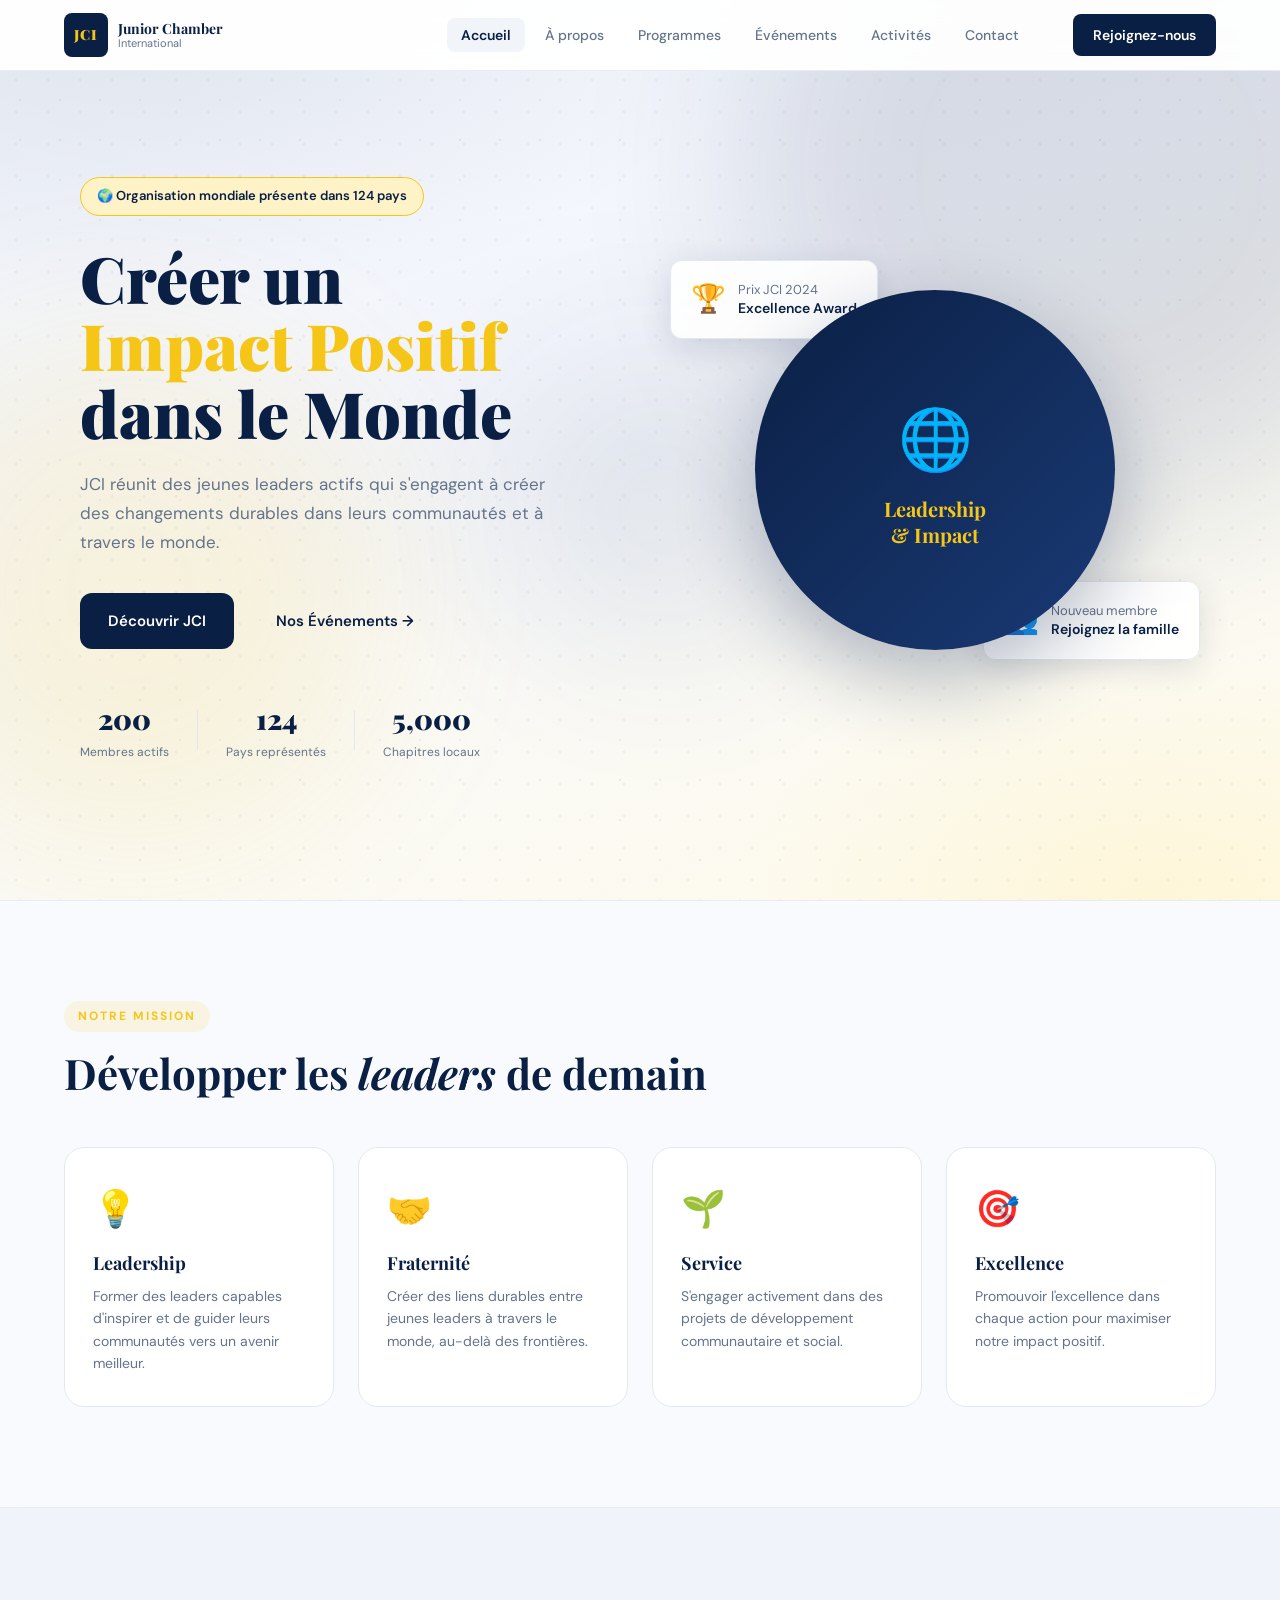
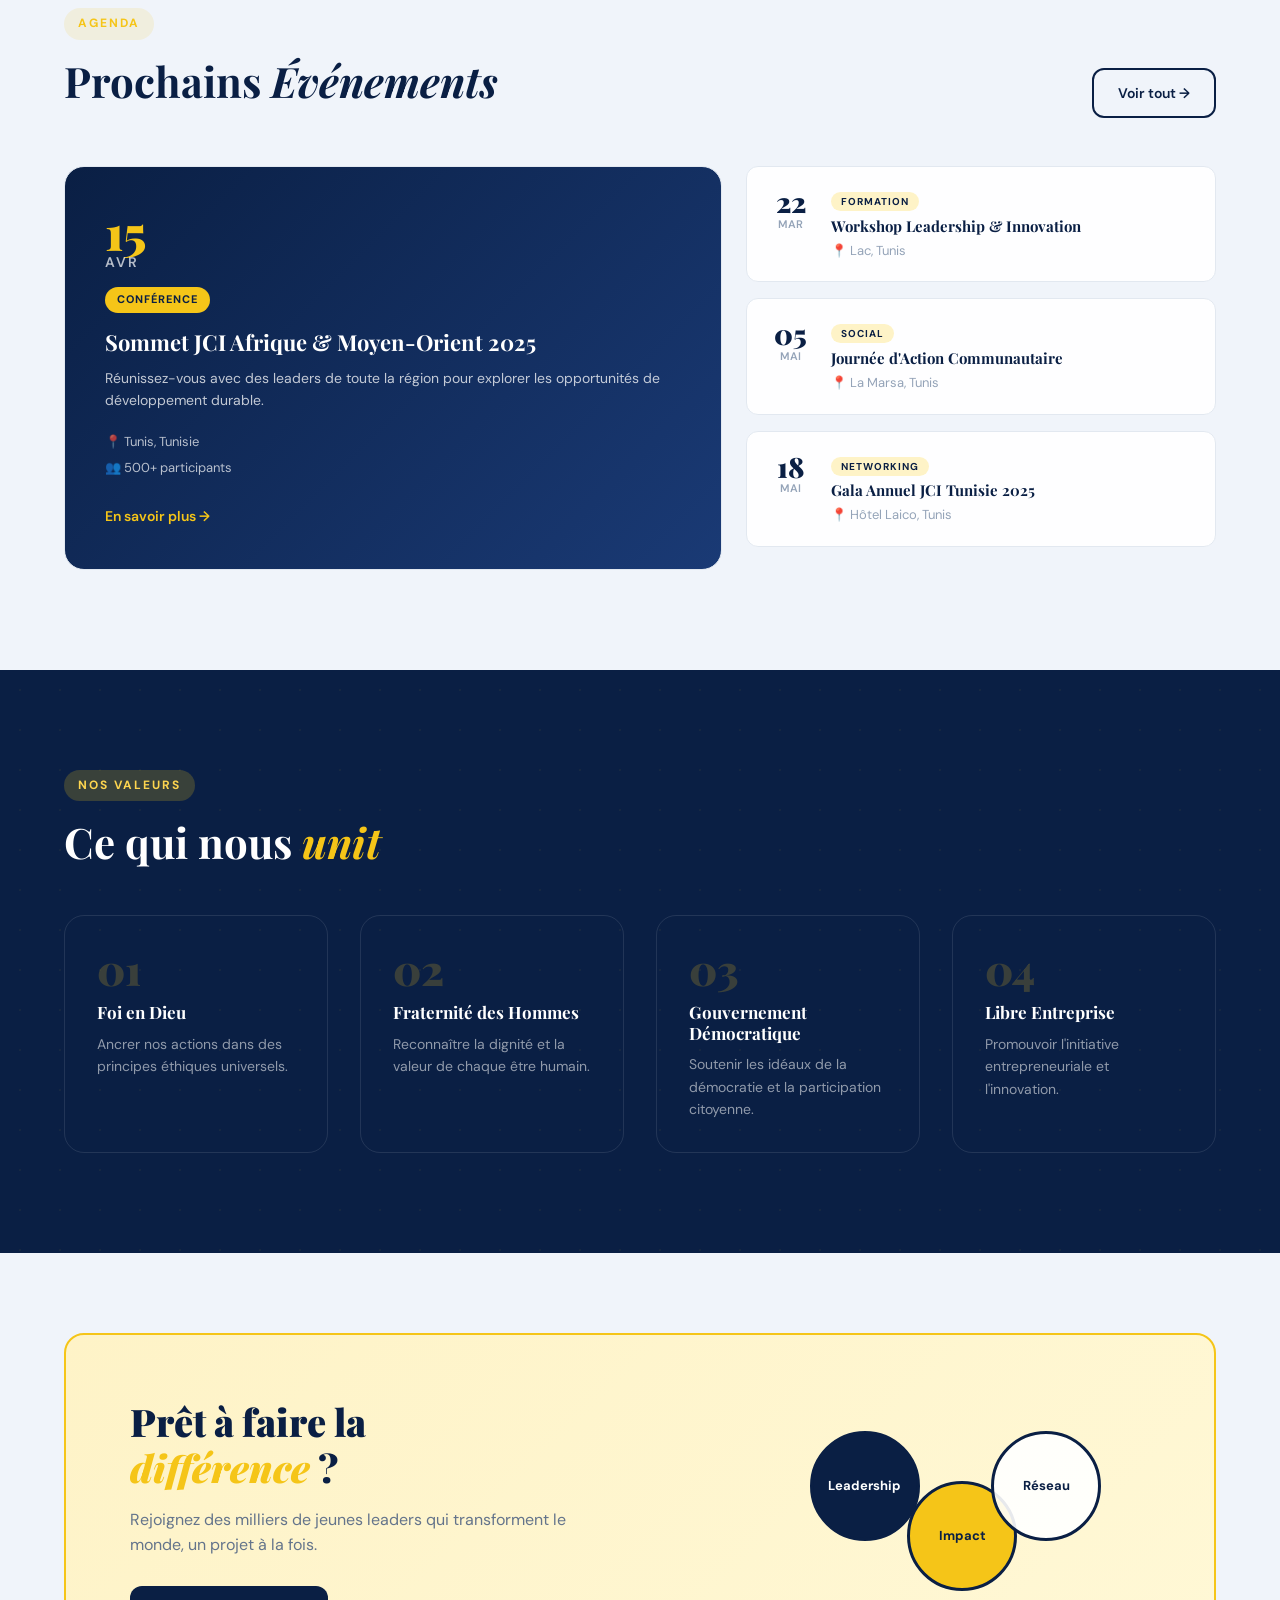
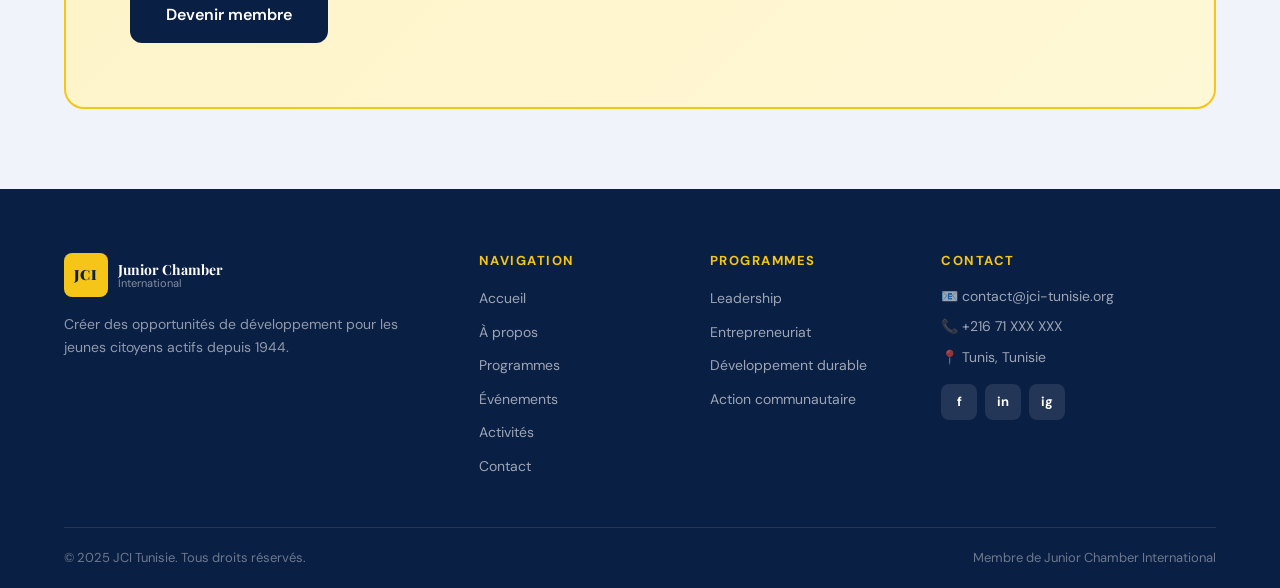
<file: index.html>
<!DOCTYPE html>
<html lang="fr">
<head>
  <meta charset="UTF-8">
  <meta name="viewport" content="width=device-width, initial-scale=1.0">
  <title>JCI Tunisie — Junior Chamber International</title>
  <link rel="preconnect" href="https://fonts.googleapis.com">
  <link href="https://fonts.googleapis.com/css2?family=Playfair+Display:wght@400;700;900&family=DM+Sans:wght@300;400;500;600&display=swap" rel="stylesheet">
  <style>/* =============================================
   JCI Tunisie — Main Stylesheet
   Palette: #0A1F44 (Navy), #FFFFFF (White), #F5C518 (Gold/Yellow)
============================================= */

:root {
  --navy: #0A1F44;
  --navy-mid: #132d5e;
  --navy-light: #1a3a75;
  --gold: #F5C518;
  --gold-light: #fdd54f;
  --gold-pale: #FEF3C7;
  --white: #FFFFFF;
  --off-white: #F8F9FC;
  --gray-100: #f1f4f9;
  --gray-200: #e2e8f0;
  --gray-400: #94a3b8;
  --gray-600: #64748b;
  --gray-800: #1e293b;
  --text: #0f172a;
  --shadow-sm: 0 2px 8px rgba(10, 31, 68, 0.08);
  --shadow-md: 0 8px 32px rgba(10, 31, 68, 0.12);
  --shadow-lg: 0 20px 60px rgba(10, 31, 68, 0.16);
  --radius: 12px;
  --radius-lg: 20px;
}

* { margin: 0; padding: 0; box-sizing: border-box; }

html { scroll-behavior: smooth; }


/* ============ GLOBAL RICH BACKGROUND ============ */
body {
  font-family: 'DM Sans', sans-serif;
  color: var(--text);
  background: #f0f4fa;
  overflow-x: hidden;
  line-height: 1.6;
  position: relative;
}

body::before {
  content: '';
  position: fixed;
  inset: 0;
  z-index: -3;
  background:
    radial-gradient(ellipse 80% 60% at 10% 0%, rgba(10,31,68,0.07) 0%, transparent 60%),
    radial-gradient(ellipse 60% 50% at 90% 100%, rgba(245,197,24,0.09) 0%, transparent 55%),
    radial-gradient(ellipse 50% 40% at 50% 50%, rgba(10,31,68,0.04) 0%, transparent 70%),
    linear-gradient(160deg, #eef2fa 0%, #f6f8fe 40%, #fffbea 100%);
  pointer-events: none;
}

body::after {
  content: '';
  position: fixed;
  inset: 0;
  z-index: -2;
  background-image:
    radial-gradient(circle, rgba(10,31,68,0.055) 1.5px, transparent 1.5px),
    radial-gradient(circle, rgba(245,197,24,0.07) 1px, transparent 1px);
  background-size: 40px 40px, 80px 80px;
  background-position: 0 0, 20px 20px;
  pointer-events: none;
}


h1, h2, h3, h4 {
  font-family: 'Playfair Display', serif;
  line-height: 1.2;
}

em { font-style: italic; color: var(--navy); }

a { text-decoration: none; color: inherit; }

.container {
  max-width: 1200px;
  margin: 0 auto;
  padding: 0 24px;
}

/* ============ NAVBAR ============ */
#navbar {
  position: fixed;
  top: 0;
  left: 0;
  right: 0;
  z-index: 1000;
  background: rgba(255,255,255,0.95);
  backdrop-filter: blur(12px);
  border-bottom: 1px solid rgba(10,31,68,0.08);
  transition: all 0.3s ease;
}

#navbar.scrolled {
  box-shadow: var(--shadow-md);
}

.nav-container {
  max-width: 1200px;
  margin: 0 auto;
  padding: 0 24px;
  height: 70px;
  display: flex;
  align-items: center;
  gap: 40px;
}

.logo {
  display: flex;
  align-items: center;
  gap: 10px;
  flex-shrink: 0;
}

.logo-mark {
  width: 44px;
  height: 44px;
  background: var(--navy);
  color: var(--gold);
  font-family: 'Playfair Display', serif;
  font-weight: 900;
  font-size: 14px;
  display: flex;
  align-items: center;
  justify-content: center;
  border-radius: 8px;
  letter-spacing: 1px;
}

.logo-text {
  display: flex;
  flex-direction: column;
  line-height: 1.1;
}

.logo-main {
  font-family: 'Playfair Display', serif;
  font-size: 14px;
  font-weight: 700;
  color: var(--navy);
}

.logo-sub {
  font-size: 11px;
  color: var(--gray-600);
  font-weight: 400;
}

.nav-links {
  display: flex;
  list-style: none;
  gap: 6px;
  margin-left: auto;
}

.nav-links a {
  font-size: 14px;
  font-weight: 500;
  color: var(--gray-600);
  padding: 8px 14px;
  border-radius: 8px;
  transition: all 0.2s;
}

.nav-links a:hover,
.nav-links a.active {
  color: var(--navy);
  background: var(--gray-100);
}

.nav-links a.active {
  font-weight: 600;
}

.nav-cta {
  background: var(--navy);
  color: var(--white) !important;
  padding: 10px 20px;
  border-radius: 8px;
  font-size: 14px;
  font-weight: 600;
  transition: all 0.2s;
  white-space: nowrap;
}

.nav-cta:hover {
  background: var(--navy-light);
  transform: translateY(-1px);
  box-shadow: var(--shadow-sm);
}

.hamburger {
  display: none;
  flex-direction: column;
  gap: 5px;
  background: none;
  border: none;
  cursor: pointer;
  padding: 4px;
  margin-left: auto;
}

.hamburger span {
  width: 24px;
  height: 2px;
  background: var(--navy);
  border-radius: 2px;
  transition: all 0.3s;
}

/* ============ BUTTONS ============ */
.btn-primary {
  display: inline-flex;
  align-items: center;
  gap: 8px;
  background: var(--navy);
  color: var(--white);
  padding: 14px 28px;
  border-radius: var(--radius);
  font-size: 15px;
  font-weight: 600;
  transition: all 0.2s;
  border: none;
  cursor: pointer;
}

.btn-primary:hover {
  background: var(--navy-light);
  transform: translateY(-2px);
  box-shadow: 0 8px 24px rgba(10,31,68,0.25);
}

.btn-primary.large { padding: 16px 36px; font-size: 16px; }
.btn-primary.full-width { width: 100%; justify-content: center; }

.btn-secondary {
  display: inline-flex;
  align-items: center;
  gap: 8px;
  color: var(--navy);
  padding: 14px 28px;
  border-radius: var(--radius);
  font-size: 15px;
  font-weight: 600;
  transition: all 0.2s;
  border: 2px solid transparent;
}

.btn-secondary:hover {
  background: var(--gray-100);
}

.btn-outline {
  display: inline-flex;
  align-items: center;
  gap: 8px;
  color: var(--navy);
  padding: 12px 24px;
  border-radius: var(--radius);
  font-size: 14px;
  font-weight: 600;
  border: 2px solid var(--navy);
  transition: all 0.2s;
}

.btn-outline:hover {
  background: var(--navy);
  color: var(--white);
}

.btn-small {
  display: inline-flex;
  align-items: center;
  background: var(--navy);
  color: var(--white);
  padding: 8px 18px;
  border-radius: 8px;
  font-size: 13px;
  font-weight: 600;
  transition: all 0.2s;
}

.btn-small:hover {
  background: var(--navy-light);
}

/* ============ SECTION LABELS ============ */
.section-label {
  display: inline-block;
  font-size: 12px;
  font-weight: 700;
  letter-spacing: 2px;
  text-transform: uppercase;
  color: var(--gold);
  background: rgba(245, 197, 24, 0.12);
  padding: 6px 14px;
  border-radius: 100px;
  margin-bottom: 16px;
}

.section-label.light {
  color: var(--gold-light);
  background: rgba(245, 197, 24, 0.2);
}

.section-title {
  font-size: clamp(28px, 4vw, 42px);
  font-weight: 700;
  color: var(--navy);
  margin-bottom: 12px;
}

.section-title em {
  color: var(--navy);
}

.section-title.light { color: var(--white); }
.section-title.light em { color: var(--gold); }

/* ============ HERO ============ */
.hero {
  min-height: 100vh;
  display: grid;
  grid-template-columns: 1fr 1fr;
  align-items: center;
  gap: 60px;
  padding: 120px 80px 80px;
  max-width: 1400px;
  margin: 0 auto;
  position: relative;
}

.hero-bg {
  position: fixed;
  inset: 0;
  z-index: -1;
  overflow: hidden;
  pointer-events: none;
}

.hero-shape {
  position: absolute;
  border-radius: 50%;
  filter: blur(90px);
  opacity: 0.13;
}

.hero-shape-1 {
  width: 700px;
  height: 700px;
  background: var(--navy);
  top: -180px;
  right: -160px;
  animation: bgPulse 8s ease-in-out infinite;
}

.hero-shape-2 {
  width: 500px;
  height: 500px;
  background: var(--gold);
  bottom: 60px;
  left: -120px;
  animation: bgPulse 10s ease-in-out infinite reverse;
}

.hero-shape-3 {
  width: 300px;
  height: 300px;
  background: #234899;
  top: 40%;
  left: 40%;
  opacity: 0.07;
  animation: bgPulse 12s ease-in-out infinite 2s;
}

.hero-dots {
  position: absolute;
  inset: 0;
  background-image: radial-gradient(circle, rgba(10,31,68,0.06) 1px, transparent 1px);
  background-size: 32px 32px;
}

@keyframes bgPulse {
  0%, 100% { transform: scale(1) translate(0, 0); }
  33% { transform: scale(1.08) translate(20px, -20px); }
  66% { transform: scale(0.95) translate(-15px, 15px); }
}

.hero-badge {
  display: inline-flex;
  align-items: center;
  gap: 8px;
  background: var(--gold-pale);
  color: var(--navy);
  border: 1px solid var(--gold);
  padding: 8px 16px;
  border-radius: 100px;
  font-size: 13px;
  font-weight: 600;
  margin-bottom: 28px;
  animation: fadeInUp 0.6s ease both;
}

.hero-title {
  font-size: clamp(40px, 5vw, 68px);
  font-weight: 900;
  color: var(--navy);
  margin-bottom: 24px;
  line-height: 1.05;
  animation: fadeInUp 0.6s ease 0.1s both;
}

.hero-accent {
  color: var(--gold);
  position: relative;
}

.hero-desc {
  font-size: 17px;
  color: var(--gray-600);
  line-height: 1.7;
  max-width: 480px;
  margin-bottom: 36px;
  animation: fadeInUp 0.6s ease 0.2s both;
}

.hero-actions {
  display: flex;
  gap: 12px;
  flex-wrap: wrap;
  margin-bottom: 48px;
  animation: fadeInUp 0.6s ease 0.3s both;
}

.hero-stats {
  display: flex;
  align-items: center;
  gap: 0;
  animation: fadeInUp 0.6s ease 0.4s both;
}

.stat { text-align: center; padding: 0 28px; }
.stat:first-child { padding-left: 0; }

.stat-num {
  display: block;
  font-family: 'Playfair Display', serif;
  font-size: 28px;
  font-weight: 900;
  color: var(--navy);
}

.stat-label {
  display: block;
  font-size: 12px;
  color: var(--gray-600);
  margin-top: 2px;
}

.stat-divider {
  width: 1px;
  height: 40px;
  background: var(--gray-200);
}

/* Hero Visual */
.hero-visual {
  position: relative;
  height: 500px;
  animation: fadeIn 0.8s ease 0.5s both;
}

.hero-circle {
  width: 360px;
  height: 360px;
  background: linear-gradient(135deg, var(--navy) 0%, var(--navy-light) 100%);
  border-radius: 50%;
  position: absolute;
  top: 50%;
  left: 50%;
  transform: translate(-50%, -50%);
  display: flex;
  align-items: center;
  justify-content: center;
  box-shadow: 0 30px 80px rgba(10,31,68,0.3);
}

.hero-circle-inner {
  text-align: center;
  color: var(--white);
}

.globe-icon { font-size: 60px; margin-bottom: 8px; }

.hero-circle-inner p {
  font-family: 'Playfair Display', serif;
  font-size: 20px;
  font-weight: 700;
  line-height: 1.3;
  color: var(--gold);
}

.hero-card {
  position: absolute;
  background: rgba(255,255,255,0.9);
  border-radius: var(--radius);
  padding: 16px 20px;
  display: flex;
  align-items: center;
  gap: 12px;
  box-shadow: var(--shadow-md);
  border: 1px solid var(--gray-200);
  animation: float 4s ease-in-out infinite;
}

.hero-card-1 { top: 40px; left: 0; animation-delay: 0s; }
.hero-card-2 { bottom: 60px; right: 0; animation-delay: 2s; }

.card-icon { font-size: 28px; }

.card-text {
  font-size: 13px;
  color: var(--gray-600);
  line-height: 1.4;
}

.card-text strong {
  display: block;
  font-size: 14px;
  color: var(--navy);
  font-weight: 600;
}

/* ============ MISSION ============ */
.mission {
  padding: 100px 0;
  background: rgba(255,255,255,0.55);
  backdrop-filter: blur(8px);
  border-top: 1px solid rgba(10,31,68,0.06);
  border-bottom: 1px solid rgba(10,31,68,0.06);
}

.mission-grid {
  display: grid;
  grid-template-columns: repeat(4, 1fr);
  gap: 24px;
  margin-top: 48px;
}

.mission-card {
  background: rgba(255,255,255,0.9);
  border-radius: var(--radius-lg);
  padding: 32px 28px;
  border: 1px solid var(--gray-200);
  transition: all 0.3s ease;
  position: relative;
  overflow: hidden;
}

.mission-card::before {
  content: '';
  position: absolute;
  top: 0;
  left: 0;
  right: 0;
  height: 3px;
  background: var(--gold);
  transform: scaleX(0);
  transition: transform 0.3s;
}

.mission-card:hover {
  transform: translateY(-6px);
  box-shadow: var(--shadow-md);
  border-color: transparent;
}

.mission-card:hover::before { transform: scaleX(1); }

.mission-icon { font-size: 36px; margin-bottom: 16px; }

.mission-card h3 {
  font-size: 18px;
  color: var(--navy);
  margin-bottom: 10px;
  font-weight: 700;
}

.mission-card p {
  font-size: 14px;
  color: var(--gray-600);
  line-height: 1.6;
}

/* ============ EVENTS PREVIEW ============ */
.events-preview {
  padding: 100px 0;
  background: transparent;
}

.events-header {
  display: flex;
  justify-content: space-between;
  align-items: flex-end;
  margin-bottom: 48px;
}

.events-grid {
  display: grid;
  grid-template-columns: 1.4fr 1fr;
  gap: 24px;
}

.event-card {
  background: rgba(255,255,255,0.9);
  border-radius: var(--radius-lg);
  border: 1px solid var(--gray-200);
  overflow: hidden;
  transition: all 0.3s;
}

.event-card:hover {
  box-shadow: var(--shadow-md);
  transform: translateY(-4px);
}

.event-featured {
  padding: 40px;
  background: linear-gradient(135deg, var(--navy) 0%, var(--navy-light) 100%);
  color: var(--white);
}

.event-date {
  display: flex;
  flex-direction: column;
  line-height: 1;
  margin-bottom: 16px;
}

.event-day {
  font-family: 'Playfair Display', serif;
  font-size: 48px;
  font-weight: 900;
  color: var(--gold);
}

.event-month {
  font-size: 14px;
  font-weight: 600;
  text-transform: uppercase;
  letter-spacing: 2px;
  color: rgba(255,255,255,0.7);
}

.event-tag {
  display: inline-block;
  background: var(--gold);
  color: var(--navy);
  font-size: 11px;
  font-weight: 700;
  text-transform: uppercase;
  letter-spacing: 1px;
  padding: 4px 12px;
  border-radius: 100px;
  margin-bottom: 16px;
}

.event-featured h3 {
  font-size: 22px;
  color: var(--white);
  margin-bottom: 12px;
}

.event-featured p {
  font-size: 14px;
  color: rgba(255,255,255,0.75);
  line-height: 1.6;
  margin-bottom: 20px;
}

.event-meta {
  display: flex;
  flex-direction: column;
  gap: 6px;
  margin-bottom: 24px;
}

.event-meta span {
  font-size: 13px;
  color: rgba(255,255,255,0.7);
}

.event-link {
  display: inline-flex;
  align-items: center;
  gap: 6px;
  color: var(--gold);
  font-size: 14px;
  font-weight: 600;
  transition: gap 0.2s;
}

.event-link:hover { gap: 10px; }

.events-list { display: flex; flex-direction: column; gap: 16px; }

.event-item {
  background: rgba(255,255,255,0.9);
  border: 1px solid var(--gray-200);
  border-radius: var(--radius);
  padding: 20px;
  display: flex;
  gap: 16px;
  transition: all 0.2s;
}

.event-item:hover {
  border-color: var(--navy);
  box-shadow: var(--shadow-sm);
}

.event-date-small {
  display: flex;
  flex-direction: column;
  align-items: center;
  min-width: 48px;
  line-height: 1.1;
}

.event-date-small span:first-child {
  font-family: 'Playfair Display', serif;
  font-size: 28px;
  font-weight: 900;
  color: var(--navy);
}

.event-date-small span:last-child {
  font-size: 11px;
  font-weight: 600;
  text-transform: uppercase;
  color: var(--gray-400);
}

.event-info h4 {
  font-size: 15px;
  color: var(--navy);
  margin: 4px 0 6px;
}

.event-info p { font-size: 13px; color: var(--gray-400); }

.event-tag-small {
  font-size: 10px;
  font-weight: 700;
  text-transform: uppercase;
  letter-spacing: 1px;
  padding: 3px 10px;
  border-radius: 100px;
  background: var(--gold-pale);
  color: var(--navy);
}

/* ============ VALUES ============ */
.values {
  padding: 100px 0;
  background: var(--navy);
  position: relative;
  overflow: hidden;
}

.values-bg {
  position: absolute;
  inset: 0;
  background-image: radial-gradient(circle, rgba(245,197,24,0.05) 1px, transparent 1px);
  background-size: 40px 40px;
}

.values-grid {
  display: grid;
  grid-template-columns: repeat(4, 1fr);
  gap: 32px;
  margin-top: 48px;
  position: relative;
}

.value-item {
  padding: 32px;
  border: 1px solid rgba(255,255,255,0.1);
  border-radius: var(--radius-lg);
  transition: all 0.3s;
}

.value-item:hover {
  background: rgba(255,255,255,0.05);
  border-color: var(--gold);
}

.value-num {
  font-family: 'Playfair Display', serif;
  font-size: 42px;
  font-weight: 900;
  color: rgba(245,197,24,0.2);
  margin-bottom: 12px;
  line-height: 1;
}

.value-item h3 {
  font-size: 17px;
  color: var(--white);
  margin-bottom: 10px;
}

.value-item p { font-size: 14px; color: rgba(255,255,255,0.55); line-height: 1.6; }

/* ============ CTA ============ */
.cta { padding: 80px 0; }

.cta-box {
  background: linear-gradient(135deg, var(--gold-pale) 0%, #fff8d6 100%);
  border: 2px solid var(--gold);
  border-radius: var(--radius-lg);
  padding: 64px;
  display: grid;
  grid-template-columns: 1fr 1fr;
  gap: 48px;
  align-items: center;
}

.cta-content h2 {
  font-size: 38px;
  font-weight: 900;
  color: var(--navy);
  margin-bottom: 16px;
}

.cta-content h2 em { color: var(--gold); font-style: italic; }

.cta-content p {
  font-size: 16px;
  color: var(--gray-600);
  margin-bottom: 28px;
  line-height: 1.6;
}

.cta-visual {
  display: flex;
  align-items: center;
  justify-content: center;
  gap: -20px;
  position: relative;
  height: 200px;
}

.cta-circle {
  width: 110px;
  height: 110px;
  border-radius: 50%;
  display: flex;
  align-items: center;
  justify-content: center;
  font-size: 13px;
  font-weight: 700;
  position: absolute;
  text-align: center;
  border: 3px solid var(--navy);
}

.cta-circle.c1 { background: var(--navy); color: var(--white); top: 10px; left: 30%; }
.cta-circle.c2 { background: var(--gold); color: var(--navy); top: 60px; left: 50%; }
.cta-circle.c3 { background: rgba(255,255,255,0.9); color: var(--navy); top: 10px; right: 10%; }

/* ============ FOOTER ============ */
footer {
  background: var(--navy);
  color: var(--white);
  padding: 64px 0 0;
}

.footer-grid {
  display: grid;
  grid-template-columns: 2fr 1fr 1fr 1.5fr;
  gap: 48px;
  padding-bottom: 48px;
  border-bottom: 1px solid rgba(255,255,255,0.1);
}

.footer-brand .logo { margin-bottom: 16px; }
.footer-brand .logo-mark { background: var(--gold); color: var(--navy); }
.footer-brand .logo-main { color: var(--white); }
.footer-brand .logo-sub { color: rgba(255,255,255,0.5); }
.footer-brand p { font-size: 14px; color: rgba(255,255,255,0.55); line-height: 1.6; }

.footer-links h4 {
  font-family: 'DM Sans', sans-serif;
  font-size: 13px;
  font-weight: 700;
  text-transform: uppercase;
  letter-spacing: 1.5px;
  color: var(--gold);
  margin-bottom: 16px;
}

.footer-links ul { list-style: none; display: flex; flex-direction: column; gap: 8px; }

.footer-links a {
  font-size: 14px;
  color: rgba(255,255,255,0.6);
  transition: color 0.2s;
}

.footer-links a:hover { color: var(--white); }

.footer-contact h4 {
  font-family: 'DM Sans', sans-serif;
  font-size: 13px;
  font-weight: 700;
  text-transform: uppercase;
  letter-spacing: 1.5px;
  color: var(--gold);
  margin-bottom: 16px;
}

.footer-contact p {
  font-size: 14px;
  color: rgba(255,255,255,0.6);
  margin-bottom: 8px;
}

.social-links {
  display: flex;
  gap: 8px;
  margin-top: 16px;
  flex-wrap: wrap;
}

.social-btn {
  width: 36px;
  height: 36px;
  background: rgba(255,255,255,0.1);
  border-radius: 8px;
  display: flex;
  align-items: center;
  justify-content: center;
  font-size: 13px;
  font-weight: 700;
  color: var(--white);
  transition: all 0.2s;
}

.social-btn:hover { background: var(--gold); color: var(--navy); }

.social-links.large .social-btn {
  width: auto;
  padding: 8px 14px;
  font-size: 12px;
}

.footer-bottom {
  padding: 20px 0;
  display: flex;
  justify-content: space-between;
  align-items: center;
}

.footer-bottom p {
  font-size: 13px;
  color: rgba(255,255,255,0.4);
}

/* ============ PAGE HERO ============ */
.page-hero {
  background: var(--navy);
  padding: 140px 0 80px;
  position: relative;
  overflow: hidden;
}

.page-hero-bg {
  position: absolute;
  inset: 0;
  background-image: radial-gradient(circle, rgba(245,197,24,0.06) 1px, transparent 1px);
  background-size: 32px 32px;
}

.page-hero .container { position: relative; }

.page-hero h1 {
  font-size: clamp(36px, 5vw, 58px);
  font-weight: 900;
  color: var(--white);
  margin-bottom: 16px;
}

.page-hero h1 em { color: var(--gold); font-style: italic; }

.page-hero p {
  font-size: 17px;
  color: rgba(255,255,255,0.65);
  max-width: 600px;
  line-height: 1.7;
}

/* ============ ABOUT PAGE ============ */
.about-section { padding: 100px 0; background: transparent; }

.about-grid {
  display: grid;
  grid-template-columns: 1fr 1fr;
  gap: 80px;
  align-items: start;
}

.about-text p {
  font-size: 16px;
  color: var(--gray-600);
  line-height: 1.7;
  margin-bottom: 16px;
}

.about-facts {
  display: flex;
  gap: 40px;
  margin-top: 32px;
  padding-top: 32px;
  border-top: 2px solid var(--gray-100);
}

.fact { text-align: center; }

.fact-num {
  display: block;
  font-family: 'Playfair Display', serif;
  font-size: 32px;
  font-weight: 900;
  color: var(--navy);
}

.fact-label { font-size: 13px; color: var(--gray-400); }

.timeline { position: relative; }

.timeline::before {
  content: '';
  position: absolute;
  left: 60px;
  top: 0;
  bottom: 0;
  width: 2px;
  background: var(--gray-200);
}

.timeline-item {
  display: grid;
  grid-template-columns: 120px 1fr;
  gap: 24px;
  margin-bottom: 32px;
  position: relative;
}

.timeline-item::before {
  content: '';
  width: 12px;
  height: 12px;
  background: var(--gold);
  border: 3px solid var(--navy);
  border-radius: 50%;
  position: absolute;
  left: 54px;
  top: 4px;
}

.timeline-year {
  text-align: right;
  font-family: 'Playfair Display', serif;
  font-size: 15px;
  font-weight: 700;
  color: var(--navy);
  padding-right: 16px;
  padding-top: 2px;
}

.timeline-content h4 {
  font-size: 15px;
  color: var(--navy);
  margin-bottom: 6px;
}

.timeline-content p { font-size: 13px; color: var(--gray-600); line-height: 1.5; }

.jci-local { padding: 80px 0; background: rgba(255,255,255,0.55); backdrop-filter: blur(6px); border-top: 1px solid rgba(10,31,68,0.06); border-bottom: 1px solid rgba(10,31,68,0.06); }

.local-grid {
  display: grid;
  grid-template-columns: repeat(3, 1fr);
  gap: 24px;
  margin-top: 40px;
}

.local-card {
  background: rgba(255,255,255,0.9);
  border-radius: var(--radius-lg);
  padding: 32px;
  border: 1px solid var(--gray-200);
  text-align: center;
  transition: all 0.3s;
}

.local-card:hover { transform: translateY(-4px); box-shadow: var(--shadow-md); }

.local-icon { font-size: 40px; margin-bottom: 16px; }

.local-card h3 { font-size: 18px; color: var(--navy); margin-bottom: 10px; }
.local-card p { font-size: 14px; color: var(--gray-600); line-height: 1.6; }

.team { padding: 80px 0; }

.team-grid {
  display: grid;
  grid-template-columns: repeat(4, 1fr);
  gap: 24px;
  margin-top: 40px;
}

.team-card {
  text-align: center;
  padding: 32px 24px;
  background: rgba(255,255,255,0.8);
  backdrop-filter: blur(10px);
  border: 1px solid rgba(255,255,255,0.95);
  box-shadow: 0 4px 20px rgba(10,31,68,0.07);
  border-radius: var(--radius-lg);
  transition: all 0.3s;
}

.team-card:hover { box-shadow: var(--shadow-md); transform: translateY(-4px); }

.team-avatar {
  width: 80px;
  height: 80px;
  background: var(--navy);
  border-radius: 50%;
  display: flex;
  align-items: center;
  justify-content: center;
  font-size: 32px;
  margin: 0 auto 16px;
}

.team-card h3 { font-size: 17px; color: var(--navy); margin-bottom: 4px; }

.team-role {
  display: block;
  font-size: 12px;
  font-weight: 700;
  text-transform: uppercase;
  letter-spacing: 1px;
  color: var(--gold);
  margin-bottom: 10px;
}

.team-card p { font-size: 13px; color: var(--gray-600); line-height: 1.5; }

/* ============ PROGRAMMES PAGE ============ */
.programs { padding: 80px 0; }

.programs-intro {
  text-align: center;
  max-width: 600px;
  margin: 0 auto 64px;
}

.programs-intro p { font-size: 16px; color: var(--gray-600); margin-top: 12px; line-height: 1.6; }

.program-feature {
  display: grid;
  grid-template-columns: 1fr 1fr;
  gap: 64px;
  align-items: center;
  margin-bottom: 80px;
  padding-bottom: 80px;
  border-bottom: 1px solid var(--gray-100);
}

.program-feature.reverse {
  direction: rtl;
}

.program-feature.reverse > * { direction: ltr; }

.program-num {
  font-family: 'Playfair Display', serif;
  font-size: 80px;
  font-weight: 900;
  color: var(--gray-100);
  line-height: 1;
  margin-bottom: -16px;
}

.program-feature-content h2 { font-size: 32px; margin-bottom: 16px; }

.program-feature-content p {
  font-size: 15px;
  color: var(--gray-600);
  line-height: 1.7;
  margin-bottom: 24px;
}

.program-list {
  list-style: none;
  display: flex;
  flex-direction: column;
  gap: 8px;
  margin-bottom: 28px;
}

.program-list li { font-size: 14px; color: var(--gray-600); }

.program-feature-visual {
  border-radius: var(--radius-lg);
  padding: 48px 40px;
  display: flex;
  flex-direction: column;
  align-items: center;
  justify-content: center;
  gap: 32px;
  min-height: 280px;
}

.program-feature-visual.blue { background: linear-gradient(135deg, var(--navy) 0%, var(--navy-light) 100%); }
.program-feature-visual.yellow { background: linear-gradient(135deg, #c9991f 0%, var(--gold) 100%); }
.program-feature-visual.green { background: linear-gradient(135deg, #1a5740 0%, #28a16e 100%); }
.program-feature-visual.navy { background: linear-gradient(135deg, #0a1f44 0%, #234899 100%); }

.program-icon-large { font-size: 64px; }

.program-stats { display: flex; gap: 32px; }

.p-stat { text-align: center; color: var(--white); }
.p-stat strong { display: block; font-family: 'Playfair Display', serif; font-size: 28px; font-weight: 900; }
.p-stat span { font-size: 12px; opacity: 0.7; }

.program-feature-visual.yellow .p-stat { color: var(--navy); }

.testimonials { padding: 80px 0; background: rgba(255,255,255,0.55); backdrop-filter: blur(6px); border-top: 1px solid rgba(10,31,68,0.06); border-bottom: 1px solid rgba(10,31,68,0.06); }

.testimonials-grid {
  display: grid;
  grid-template-columns: repeat(3, 1fr);
  gap: 24px;
  margin-top: 40px;
}

.testimonial-card {
  background: rgba(255,255,255,0.9);
  border-radius: var(--radius-lg);
  padding: 32px;
  border: 1px solid var(--gray-200);
  position: relative;
}

.quote {
  font-family: 'Playfair Display', serif;
  font-size: 80px;
  color: var(--gold);
  line-height: 0.5;
  margin-bottom: 16px;
  opacity: 0.6;
}

.testimonial-card p {
  font-size: 15px;
  color: var(--gray-600);
  line-height: 1.7;
  margin-bottom: 24px;
  font-style: italic;
}

.testimonial-author {
  display: flex;
  align-items: center;
  gap: 12px;
}

.author-avatar {
  width: 48px;
  height: 48px;
  background: var(--navy);
  border-radius: 50%;
  display: flex;
  align-items: center;
  justify-content: center;
  font-size: 22px;
}

.testimonial-author strong { display: block; font-size: 14px; color: var(--navy); }
.testimonial-author span { font-size: 12px; color: var(--gray-400); }

/* ============ EVENTS PAGE ============ */
.events-section { padding: 80px 0; }

.filter-tabs {
  display: flex;
  gap: 8px;
  flex-wrap: wrap;
  margin-bottom: 40px;
}

.filter-btn {
  padding: 10px 20px;
  border-radius: 100px;
  border: 2px solid var(--gray-200);
  background: rgba(255,255,255,0.9);
  font-size: 13px;
  font-weight: 600;
  color: var(--gray-600);
  cursor: pointer;
  transition: all 0.2s;
}

.filter-btn:hover, .filter-btn.active {
  background: var(--navy);
  border-color: var(--navy);
  color: var(--white);
}

.events-full-grid {
  display: grid;
  grid-template-columns: repeat(2, 1fr);
  gap: 24px;
}

.ev-card {
  background: rgba(255,255,255,0.9);
  border: 1px solid var(--gray-200);
  border-radius: var(--radius-lg);
  overflow: hidden;
  display: grid;
  grid-template-columns: 80px 1fr;
  transition: all 0.3s;
}

.ev-card:hover { box-shadow: var(--shadow-md); transform: translateY(-4px); }

.ev-card[style*="display: none"] { display: none !important; }

.ev-date {
  background: var(--navy);
  display: flex;
  flex-direction: column;
  align-items: center;
  justify-content: center;
  padding: 16px 8px;
  gap: 4px;
}

.ev-day {
  font-family: 'Playfair Display', serif;
  font-size: 28px;
  font-weight: 900;
  color: var(--gold);
  line-height: 1;
}

.ev-month {
  font-size: 9px;
  font-weight: 700;
  text-transform: uppercase;
  letter-spacing: 1px;
  color: rgba(255,255,255,0.6);
}

.ev-body { padding: 24px; }

.ev-tag {
  display: inline-block;
  font-size: 10px;
  font-weight: 700;
  text-transform: uppercase;
  letter-spacing: 1px;
  padding: 4px 12px;
  border-radius: 100px;
  margin-bottom: 10px;
}

.ev-tag.conference { background: #dbeafe; color: #1d4ed8; }
.ev-tag.formation { background: var(--gold-pale); color: #92400e; }
.ev-tag.social { background: #fce7f3; color: #9d174d; }
.ev-tag.communautaire { background: #d1fae5; color: #065f46; }

.ev-body h3 { font-size: 16px; color: var(--navy); margin-bottom: 8px; }
.ev-body p { font-size: 13px; color: var(--gray-600); line-height: 1.5; margin-bottom: 12px; }

.ev-meta {
  display: flex;
  flex-wrap: wrap;
  gap: 8px;
  margin-bottom: 16px;
}

.ev-meta span { font-size: 12px; color: var(--gray-400); }

.ev-footer {
  display: flex;
  justify-content: space-between;
  align-items: center;
  padding-top: 12px;
  border-top: 1px solid var(--gray-100);
}

.ev-price { font-size: 13px; font-weight: 600; color: var(--navy); }

.newsletter { padding: 80px 0; background: var(--navy); }

.newsletter-box {
  display: flex;
  justify-content: space-between;
  align-items: center;
  gap: 40px;
}

.newsletter-box h2 { font-size: 32px; color: var(--white); }
.newsletter-box h2 em { color: var(--gold); }
.newsletter-box p { font-size: 15px; color: rgba(255,255,255,0.6); margin-top: 8px; }

.newsletter-form { display: flex; gap: 12px; }

.nl-input {
  padding: 14px 20px;
  border-radius: var(--radius);
  border: none;
  background: rgba(255,255,255,0.1);
  color: var(--white);
  font-size: 14px;
  width: 280px;
  outline: none;
  border: 1px solid rgba(255,255,255,0.2);
}

.nl-input::placeholder { color: rgba(255,255,255,0.4); }
.nl-input:focus { border-color: var(--gold); }

/* ============ CONTACT PAGE ============ */
.contact-section { padding: 80px 0; }

.contact-grid {
  display: grid;
  grid-template-columns: 1.3fr 1fr;
  gap: 60px;
}

.contact-form-wrap h2 { font-size: 30px; color: var(--navy); margin-bottom: 32px; }

.contact-form { display: flex; flex-direction: column; gap: 20px; }

.form-row { display: grid; grid-template-columns: 1fr 1fr; gap: 16px; }

.form-group { display: flex; flex-direction: column; gap: 6px; }

.form-group label {
  font-size: 13px;
  font-weight: 600;
  color: var(--navy);
  text-transform: uppercase;
  letter-spacing: 0.5px;
}

.form-group input,
.form-group select,
.form-group textarea {
  padding: 12px 16px;
  border: 2px solid var(--gray-200);
  border-radius: var(--radius);
  font-size: 14px;
  font-family: 'DM Sans', sans-serif;
  color: var(--text);
  background: rgba(255,255,255,0.9);
  outline: none;
  transition: border-color 0.2s;
}

.form-group input:focus,
.form-group select:focus,
.form-group textarea:focus {
  border-color: var(--navy);
}

.form-group textarea { resize: vertical; }

.form-success {
  text-align: center;
  padding: 48px;
  border: 2px solid #10b981;
  border-radius: var(--radius-lg);
  background: #f0fdf4;
}

.form-success.hidden { display: none; }
.success-icon { font-size: 48px; margin-bottom: 16px; }
.form-success h3 { font-size: 22px; color: #065f46; margin-bottom: 8px; }
.form-success p { font-size: 14px; color: #047857; }

.contact-info { display: flex; flex-direction: column; gap: 16px; }

.info-card {
  padding: 24px;
  border: 1px solid var(--gray-200);
  border-radius: var(--radius);
  background: rgba(255,255,255,0.9);
}

.info-icon { font-size: 28px; margin-bottom: 8px; }
.info-card h3 { font-size: 15px; color: var(--navy); margin-bottom: 6px; }
.info-card p { font-size: 14px; color: var(--gray-600); line-height: 1.6; }

.membership-cta {
  background: var(--navy);
  border-radius: var(--radius-lg);
  padding: 28px;
  color: var(--white);
}

.membership-header {
  display: flex;
  justify-content: space-between;
  align-items: center;
  margin-bottom: 12px;
}

.membership-header h3 { font-size: 18px; color: var(--white); }

.membership-badge {
  background: var(--gold);
  color: var(--navy);
  font-size: 11px;
  font-weight: 700;
  padding: 4px 12px;
  border-radius: 100px;
}

.membership-cta p { font-size: 13px; color: rgba(255,255,255,0.7); margin-bottom: 16px; line-height: 1.5; }

.membership-perks { list-style: none; display: flex; flex-direction: column; gap: 6px; margin-bottom: 20px; }
.membership-perks li { font-size: 13px; color: rgba(255,255,255,0.8); }

.membership-price {
  display: flex;
  justify-content: space-between;
  align-items: center;
  padding-top: 16px;
  border-top: 1px solid rgba(255,255,255,0.15);
}

.membership-price span { font-size: 13px; color: rgba(255,255,255,0.6); }
.membership-price strong { font-family: 'Playfair Display', serif; font-size: 22px; color: var(--gold); }

.chapters { padding: 80px 0; background: rgba(255,255,255,0.55); backdrop-filter: blur(6px); border-top: 1px solid rgba(10,31,68,0.06); border-bottom: 1px solid rgba(10,31,68,0.06); }

.chapters-grid {
  display: grid;
  grid-template-columns: repeat(3, 1fr);
  gap: 20px;
  margin-top: 40px;
}

.chapter-card {
  background: rgba(255,255,255,0.9);
  border-radius: var(--radius);
  padding: 24px;
  border: 1px solid var(--gray-200);
}

.chapter-city {
  font-family: 'Playfair Display', serif;
  font-size: 20px;
  font-weight: 700;
  color: var(--navy);
  margin-bottom: 12px;
  padding-bottom: 12px;
  border-bottom: 2px solid var(--gold);
  display: inline-block;
}

.chapter-info {
  display: flex;
  flex-direction: column;
  gap: 6px;
}

.chapter-info span { font-size: 13px; color: var(--gray-600); }

/* ============ ANIMATIONS ============ */
@keyframes fadeInUp {
  from { opacity: 0; transform: translateY(24px); }
  to { opacity: 1; transform: translateY(0); }
}

@keyframes fadeIn {
  from { opacity: 0; }
  to { opacity: 1; }
}

@keyframes float {
  0%, 100% { transform: translateY(0); }
  50% { transform: translateY(-12px); }
}

/* ============ RESPONSIVE ============ */
@media (max-width: 1024px) {
  .hero { grid-template-columns: 1fr; padding: 120px 24px 80px; }
  .hero-visual { display: none; }
  .mission-grid { grid-template-columns: repeat(2, 1fr); }
  .values-grid { grid-template-columns: repeat(2, 1fr); }
  .footer-grid { grid-template-columns: 1fr 1fr; }
  .program-feature, .program-feature.reverse { grid-template-columns: 1fr; direction: ltr; }
  .team-grid { grid-template-columns: repeat(2, 1fr); }
  .contact-grid { grid-template-columns: 1fr; }
  .newsletter-box { flex-direction: column; text-align: center; }
}

@media (max-width: 768px) {
  .nav-links, .nav-cta { display: none; }
  .nav-links.open {
    display: flex;
    flex-direction: column;
    position: absolute;
    top: 70px;
    left: 0;
    right: 0;
    background: rgba(255,255,255,0.9);
    padding: 16px;
    border-top: 1px solid var(--gray-200);
    box-shadow: var(--shadow-md);
    z-index: 999;
  }
  .hamburger { display: flex; }
  .events-grid { grid-template-columns: 1fr; }
  .events-full-grid { grid-template-columns: 1fr; }
  .mission-grid { grid-template-columns: 1fr; }
  .values-grid { grid-template-columns: 1fr; }
  .testimonials-grid { grid-template-columns: 1fr; }
  .about-grid { grid-template-columns: 1fr; }
  .local-grid { grid-template-columns: 1fr; }
  .cta-box { grid-template-columns: 1fr; padding: 40px 24px; }
  .cta-visual { display: none; }
  .footer-grid { grid-template-columns: 1fr; }
  .hero { padding: 100px 16px 60px; }
  .programs-intro { padding: 0 16px; }
  .chapters-grid { grid-template-columns: 1fr 1fr; }
  .form-row { grid-template-columns: 1fr; }
  .newsletter-form { flex-direction: column; width: 100%; }
  .nl-input { width: 100%; }
  .ev-card { grid-template-columns: 70px 1fr; }
}
</style>
</head>
<body>

  <!-- Navigation -->
  <nav id="navbar">
    <div class="nav-container">
      <a href="index.html" class="logo">
        <div class="logo-mark">JCI</div>
        <div class="logo-text">
          <span class="logo-main">Junior Chamber</span>
          <span class="logo-sub">International</span>
        </div>
      </a>
      <ul class="nav-links">
        <li><a href="index.html" class="active">Accueil</a></li>
        <li><a href="about.html">À propos</a></li>
        <li><a href="programmes.html">Programmes</a></li>
        <li><a href="evenements.html">Événements</a></li>
        <li><a href="activites.html">Activités</a></li>
        <li><a href="contact.html">Contact</a></li>
      </ul>
      <a href="contact.html" class="nav-cta">Rejoignez-nous</a>
      <button class="hamburger" id="hamburger">
        <span></span><span></span><span></span>
      </button>
    </div>
  </nav>

  <!-- Hero Section -->
  <section class="hero">
    <div class="hero-bg">
      <div class="hero-shape hero-shape-1"></div>
      <div class="hero-shape hero-shape-2"></div>
      <div class="hero-shape hero-shape-3"></div>
      <div class="hero-dots"></div>
    </div>
    <div class="hero-content">
      <div class="hero-badge">🌍 Organisation mondiale présente dans 124 pays</div>
      <h1 class="hero-title">
        Créer un<br>
        <span class="hero-accent">Impact Positif</span><br>
        dans le Monde
      </h1>
      <p class="hero-desc">
        JCI réunit des jeunes leaders actifs qui s'engagent à créer 
        des changements durables dans leurs communautés et à travers le monde.
      </p>
      <div class="hero-actions">
        <a href="about.html" class="btn-primary">Découvrir JCI</a>
        <a href="evenements.html" class="btn-secondary">Nos Événements →</a>
      </div>
      <div class="hero-stats">
        <div class="stat">
          <span class="stat-num">200K+</span>
          <span class="stat-label">Membres actifs</span>
        </div>
        <div class="stat-divider"></div>
        <div class="stat">
          <span class="stat-num">124</span>
          <span class="stat-label">Pays représentés</span>
        </div>
        <div class="stat-divider"></div>
        <div class="stat">
          <span class="stat-num">5000+</span>
          <span class="stat-label">Chapitres locaux</span>
        </div>
      </div>
    </div>
    <div class="hero-visual">
      <div class="hero-card hero-card-1">
        <div class="card-icon">🏆</div>
        <div class="card-text">Prix JCI 2024<br><strong>Excellence Award</strong></div>
      </div>
      <div class="hero-card hero-card-2">
        <div class="card-icon">👥</div>
        <div class="card-text">Nouveau membre<br><strong>Rejoignez la famille</strong></div>
      </div>
      <div class="hero-circle">
        <div class="hero-circle-inner">
          <div class="globe-icon">🌐</div>
          <p>Leadership<br>& Impact</p>
        </div>
      </div>
    </div>
  </section>

  <!-- Mission Section -->
  <section class="mission">
    <div class="container">
      <div class="section-label">Notre Mission</div>
      <h2 class="section-title">Développer les <em>leaders</em> de demain</h2>
      <div class="mission-grid">
        <div class="mission-card" data-delay="0">
          <div class="mission-icon">💡</div>
          <h3>Leadership</h3>
          <p>Former des leaders capables d'inspirer et de guider leurs communautés vers un avenir meilleur.</p>
        </div>
        <div class="mission-card" data-delay="100">
          <div class="mission-icon">🤝</div>
          <h3>Fraternité</h3>
          <p>Créer des liens durables entre jeunes leaders à travers le monde, au-delà des frontières.</p>
        </div>
        <div class="mission-card" data-delay="200">
          <div class="mission-icon">🌱</div>
          <h3>Service</h3>
          <p>S'engager activement dans des projets de développement communautaire et social.</p>
        </div>
        <div class="mission-card" data-delay="300">
          <div class="mission-icon">🎯</div>
          <h3>Excellence</h3>
          <p>Promouvoir l'excellence dans chaque action pour maximiser notre impact positif.</p>
        </div>
      </div>
    </div>
  </section>

  <!-- Featured Events -->
  <section class="events-preview">
    <div class="container">
      <div class="events-header">
        <div>
          <div class="section-label">Agenda</div>
          <h2 class="section-title">Prochains <em>Événements</em></h2>
        </div>
        <a href="evenements.html" class="btn-outline">Voir tout →</a>
      </div>
      <div class="events-grid">
        <div class="event-card event-featured">
          <div class="event-date">
            <span class="event-day">15</span>
            <span class="event-month">Avr</span>
          </div>
          <div class="event-tag">Conférence</div>
          <h3>Sommet JCI Afrique & Moyen-Orient 2025</h3>
          <p>Réunissez-vous avec des leaders de toute la région pour explorer les opportunités de développement durable.</p>
          <div class="event-meta">
            <span>📍 Tunis, Tunisie</span>
            <span>👥 500+ participants</span>
          </div>
          <a href="evenements.html" class="event-link">En savoir plus →</a>
        </div>
        <div class="events-list">
          <div class="event-item">
            <div class="event-date-small">
              <span>22</span>
              <span>Mar</span>
            </div>
            <div class="event-info">
              <span class="event-tag-small">Formation</span>
              <h4>Workshop Leadership & Innovation</h4>
              <p>📍 Lac, Tunis</p>
            </div>
          </div>
          <div class="event-item">
            <div class="event-date-small">
              <span>05</span>
              <span>Mai</span>
            </div>
            <div class="event-info">
              <span class="event-tag-small">Social</span>
              <h4>Journée d'Action Communautaire</h4>
              <p>📍 La Marsa, Tunis</p>
            </div>
          </div>
          <div class="event-item">
            <div class="event-date-small">
              <span>18</span>
              <span>Mai</span>
            </div>
            <div class="event-info">
              <span class="event-tag-small">Networking</span>
              <h4>Gala Annuel JCI Tunisie 2025</h4>
              <p>📍 Hôtel Laico, Tunis</p>
            </div>
          </div>
        </div>
      </div>
    </div>
  </section>

  <!-- Values -->
  <section class="values">
    <div class="values-bg"></div>
    <div class="container">
      <div class="section-label light">Nos Valeurs</div>
      <h2 class="section-title light">Ce qui nous <em>unit</em></h2>
      <div class="values-grid">
        <div class="value-item">
          <div class="value-num">01</div>
          <h3>Foi en Dieu</h3>
          <p>Ancrer nos actions dans des principes éthiques universels.</p>
        </div>
        <div class="value-item">
          <div class="value-num">02</div>
          <h3>Fraternité des Hommes</h3>
          <p>Reconnaître la dignité et la valeur de chaque être humain.</p>
        </div>
        <div class="value-item">
          <div class="value-num">03</div>
          <h3>Gouvernement Démocratique</h3>
          <p>Soutenir les idéaux de la démocratie et la participation citoyenne.</p>
        </div>
        <div class="value-item">
          <div class="value-num">04</div>
          <h3>Libre Entreprise</h3>
          <p>Promouvoir l'initiative entrepreneuriale et l'innovation.</p>
        </div>
      </div>
    </div>
  </section>

  <!-- CTA -->
  <section class="cta">
    <div class="container">
      <div class="cta-box">
        <div class="cta-content">
          <h2>Prêt à faire la<br><em>différence</em> ?</h2>
          <p>Rejoignez des milliers de jeunes leaders qui transforment le monde, un projet à la fois.</p>
          <a href="contact.html" class="btn-primary large">Devenir membre</a>
        </div>
        <div class="cta-visual">
          <div class="cta-circle c1">Leadership</div>
          <div class="cta-circle c2">Impact</div>
          <div class="cta-circle c3">Réseau</div>
        </div>
      </div>
    </div>
  </section>

  <!-- Footer -->
  <footer>
    <div class="container">
      <div class="footer-grid">
        <div class="footer-brand">
          <div class="logo">
            <div class="logo-mark">JCI</div>
            <div class="logo-text">
              <span class="logo-main">Junior Chamber</span>
              <span class="logo-sub">International</span>
            </div>
          </div>
          <p>Créer des opportunités de développement pour les jeunes citoyens actifs depuis 1944.</p>
        </div>
        <div class="footer-links">
          <h4>Navigation</h4>
          <ul>
            <li><a href="index.html">Accueil</a></li>
            <li><a href="about.html">À propos</a></li>
            <li><a href="programmes.html">Programmes</a></li>
            <li><a href="evenements.html">Événements</a></li>
        <li><a href="activites.html">Activités</a></li>
            <li><a href="contact.html">Contact</a></li>
          </ul>
        </div>
        <div class="footer-links">
          <h4>Programmes</h4>
          <ul>
            <li><a href="programmes.html">Leadership</a></li>
            <li><a href="programmes.html">Entrepreneuriat</a></li>
            <li><a href="programmes.html">Développement durable</a></li>
            <li><a href="programmes.html">Action communautaire</a></li>
          </ul>
        </div>
        <div class="footer-contact">
          <h4>Contact</h4>
          <p>📧 contact@jci-tunisie.org</p>
          <p>📞 +216 71 XXX XXX</p>
          <p>📍 Tunis, Tunisie</p>
          <div class="social-links">
            <a href="#" class="social-btn">f</a>
            <a href="#" class="social-btn">in</a>
            <a href="#" class="social-btn">ig</a>
          </div>
        </div>
      </div>
      <div class="footer-bottom">
        <p>© 2025 JCI Tunisie. Tous droits réservés.</p>
        <p>Membre de Junior Chamber International</p>
      </div>
    </div>
  </footer>

  <script>// JCI Website — Main JavaScript

// Navbar scroll effect
const navbar = document.getElementById('navbar');
window.addEventListener('scroll', () => {
  if (window.scrollY > 20) {
    navbar.classList.add('scrolled');
  } else {
    navbar.classList.remove('scrolled');
  }
});

// Mobile hamburger menu
const hamburger = document.getElementById('hamburger');
const navLinks = document.querySelector('.nav-links');

if (hamburger) {
  hamburger.addEventListener('click', () => {
    navLinks.classList.toggle('open');
    hamburger.classList.toggle('open');
  });
}

// Scroll reveal animations
const revealElements = document.querySelectorAll(
  '.mission-card, .event-item, .value-item, .ev-card, .testimonial-card, .team-card, .local-card, .info-card, .chapter-card'
);

const observer = new IntersectionObserver((entries) => {
  entries.forEach(entry => {
    if (entry.isIntersecting) {
      const delay = entry.target.dataset.delay || 0;
      setTimeout(() => {
        entry.target.style.opacity = '1';
        entry.target.style.transform = 'translateY(0)';
      }, parseInt(delay));
      observer.unobserve(entry.target);
    }
  });
}, { threshold: 0.1 });

revealElements.forEach(el => {
  el.style.opacity = '0';
  el.style.transform = 'translateY(24px)';
  el.style.transition = 'opacity 0.6s ease, transform 0.6s ease';
  observer.observe(el);
});

// Events filter (events page)
const filterBtns = document.querySelectorAll('.filter-btn');
const evCards = document.querySelectorAll('.ev-card');

filterBtns.forEach(btn => {
  btn.addEventListener('click', () => {
    filterBtns.forEach(b => b.classList.remove('active'));
    btn.classList.add('active');

    const filter = btn.dataset.filter;
    evCards.forEach(card => {
      if (filter === 'all' || card.dataset.cat === filter) {
        card.style.display = 'grid';
        setTimeout(() => {
          card.style.opacity = '1';
          card.style.transform = 'translateY(0)';
        }, 50);
      } else {
        card.style.opacity = '0';
        card.style.transform = 'translateY(8px)';
        setTimeout(() => {
          card.style.display = 'none';
        }, 300);
      }
    });
  });
});

// Contact form
const contactForm = document.getElementById('contactForm');
const formSuccess = document.getElementById('form-success');

if (contactForm) {
  contactForm.addEventListener('submit', (e) => {
    e.preventDefault();
    contactForm.style.opacity = '0';
    contactForm.style.transition = 'opacity 0.3s ease';
    setTimeout(() => {
      contactForm.style.display = 'none';
      formSuccess.classList.remove('hidden');
      formSuccess.style.animation = 'fadeInUp 0.5s ease both';
    }, 300);
  });
}

// Newsletter form (events page)
const nlInput = document.querySelector('.nl-input');
const nlBtn = document.querySelector('.newsletter-form .btn-primary');

if (nlBtn && nlInput) {
  nlBtn.addEventListener('click', () => {
    if (nlInput.value && nlInput.value.includes('@')) {
      nlBtn.textContent = '✅ Abonné !';
      nlBtn.style.background = '#10b981';
      nlInput.value = '';
    }
  });
}

// Counter animation for stats
function animateCount(el, target, duration = 1500) {
  let start = 0;
  const step = target / (duration / 16);
  const timer = setInterval(() => {
    start += step;
    if (start >= target) {
      el.textContent = target.toLocaleString();
      clearInterval(timer);
    } else {
      el.textContent = Math.floor(start).toLocaleString();
    }
  }, 16);
}

// Observe stats
const stats = document.querySelectorAll('.stat-num');
const statsObserver = new IntersectionObserver((entries) => {
  entries.forEach(entry => {
    if (entry.isIntersecting) {
      const el = entry.target;
      const text = el.textContent;
      const num = parseInt(text.replace(/[^0-9]/g, ''));
      if (num && num > 0) {
        animateCount(el, num);
      }
      statsObserver.unobserve(el);
    }
  });
}, { threshold: 0.5 });

stats.forEach(stat => statsObserver.observe(stat));

// Smooth active nav highlighting based on scroll
document.querySelectorAll('a[href^="#"]').forEach(anchor => {
  anchor.addEventListener('click', function(e) {
    e.preventDefault();
    const target = document.querySelector(this.getAttribute('href'));
    if (target) {
      target.scrollIntoView({ behavior: 'smooth', block: 'start' });
    }
  });
});

console.log('✅ JCI Website loaded successfully');
  </script>
</body>
</html>
</file>
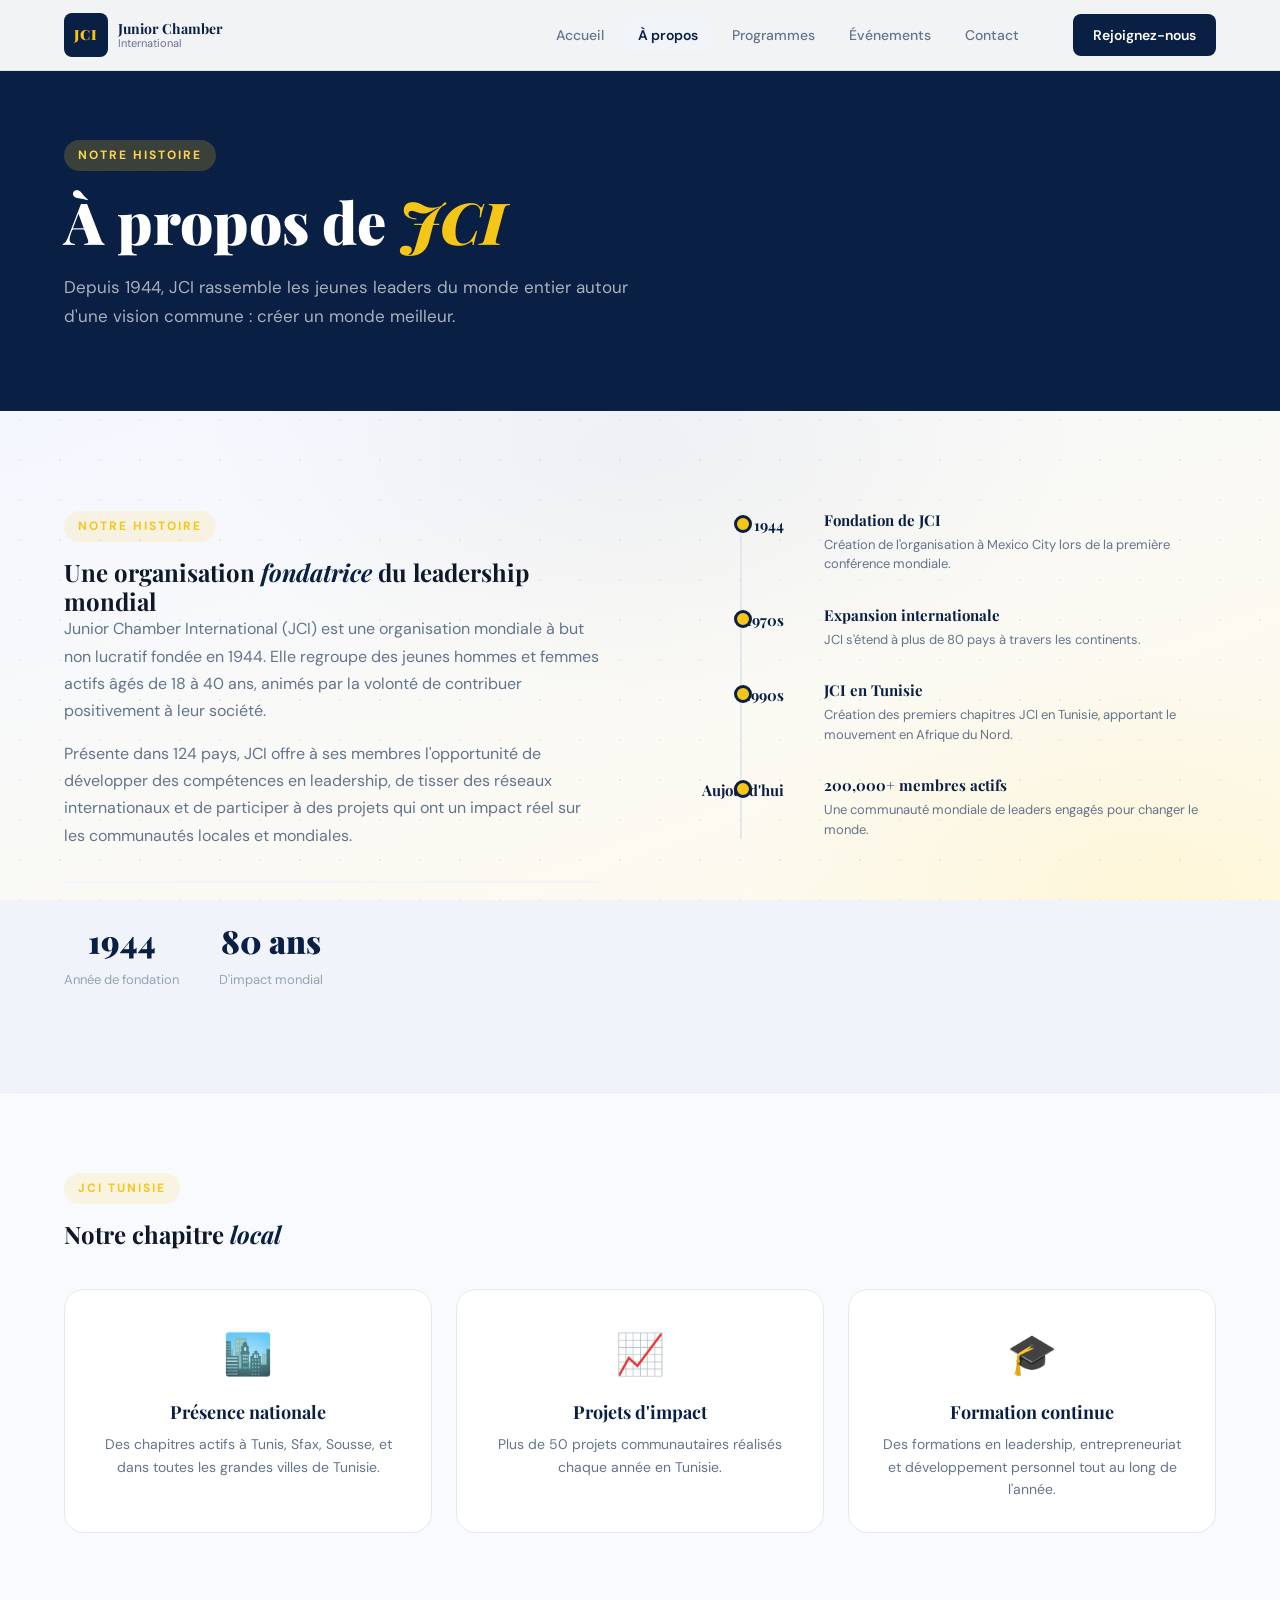
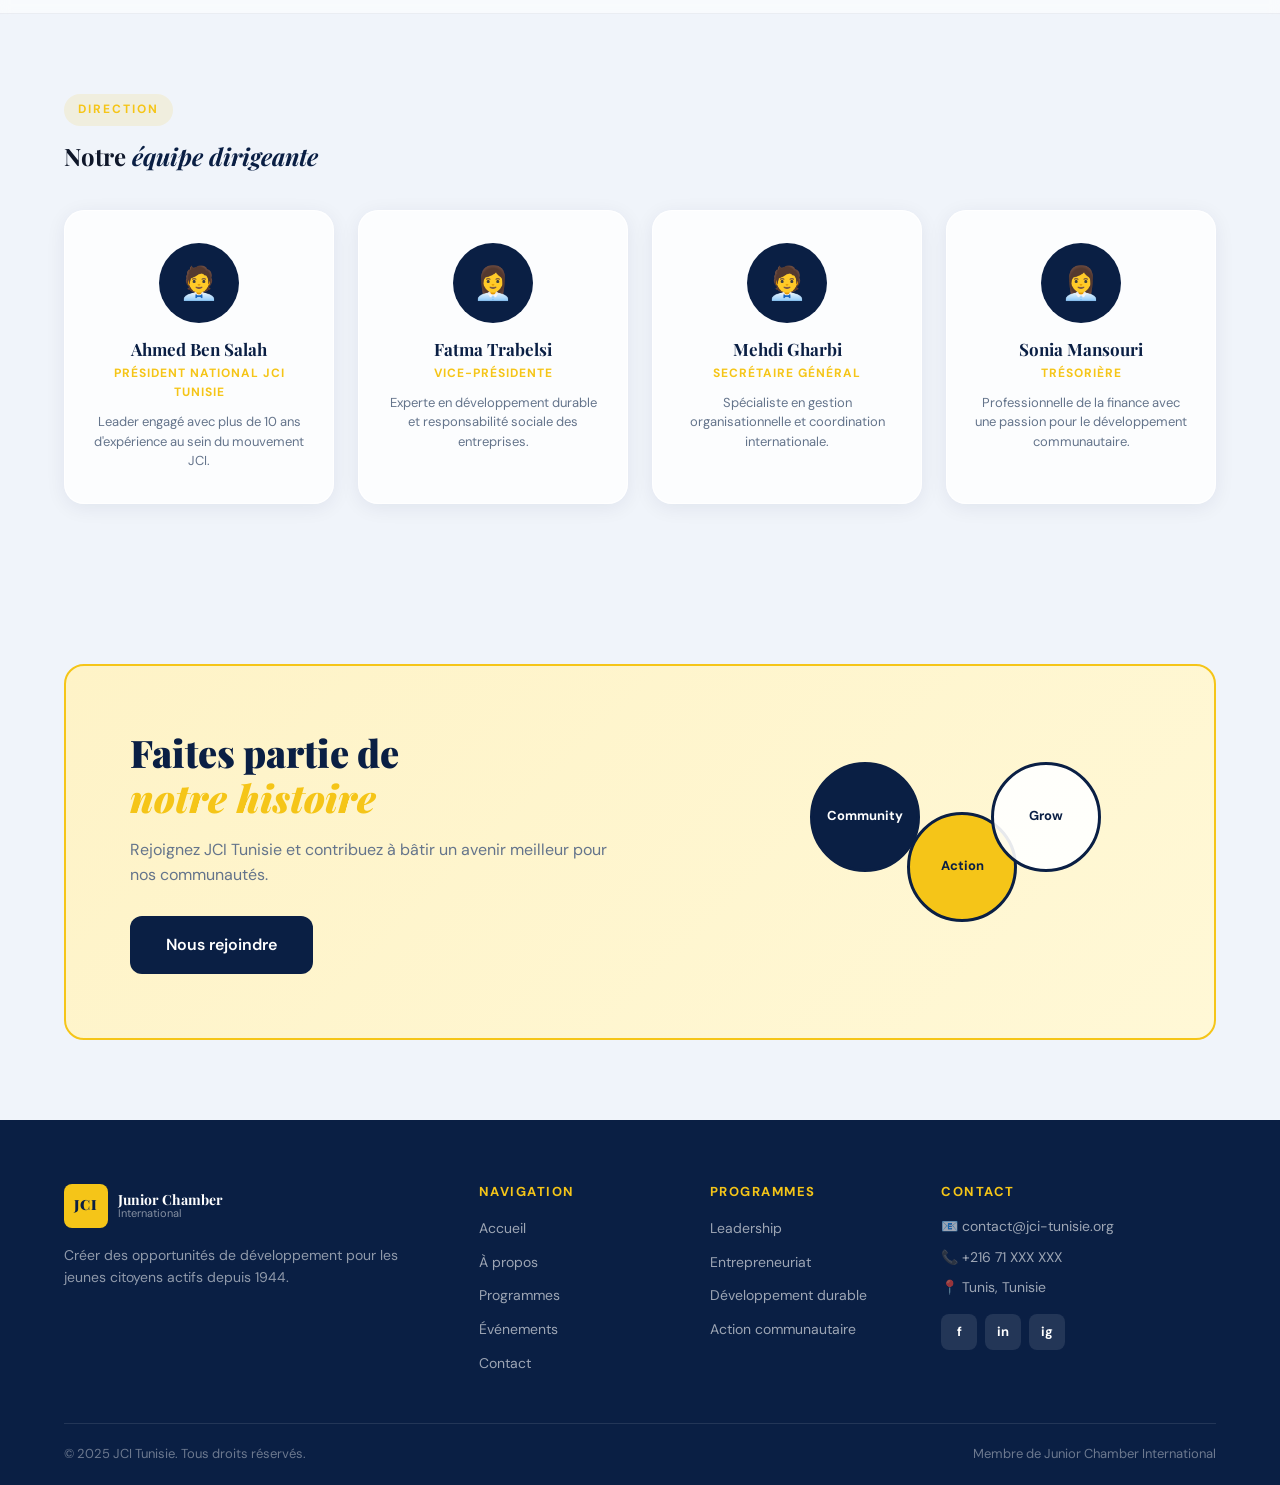
<file: About.html>
<!DOCTYPE html>
<html lang="fr">
<head>
  <meta charset="UTF-8">
  <meta name="viewport" content="width=device-width, initial-scale=1.0">
  <title>À propos — JCI Tunisie</title>
  <link rel="preconnect" href="https://fonts.googleapis.com">
  <link href="https://fonts.googleapis.com/css2?family=Playfair+Display:wght@400;700;900&family=DM+Sans:wght@300;400;500;600&display=swap" rel="stylesheet">
  <style>/* =============================================
   JCI Tunisie — Main Stylesheet
   Palette: #0A1F44 (Navy), #FFFFFF (White), #F5C518 (Gold/Yellow)
============================================= */

:root {
  --navy: #0A1F44;
  --navy-mid: #132d5e;
  --navy-light: #1a3a75;
  --gold: #F5C518;
  --gold-light: #fdd54f;
  --gold-pale: #FEF3C7;
  --white: #FFFFFF;
  --off-white: #F8F9FC;
  --gray-100: #f1f4f9;
  --gray-200: #e2e8f0;
  --gray-400: #94a3b8;
  --gray-600: #64748b;
  --gray-800: #1e293b;
  --text: #0f172a;
  --shadow-sm: 0 2px 8px rgba(10, 31, 68, 0.08);
  --shadow-md: 0 8px 32px rgba(10, 31, 68, 0.12);
  --shadow-lg: 0 20px 60px rgba(10, 31, 68, 0.16);
  --radius: 12px;
  --radius-lg: 20px;
}

* { margin: 0; padding: 0; box-sizing: border-box; }

html { scroll-behavior: smooth; }


/* ============ GLOBAL RICH BACKGROUND ============ */
body {
  font-family: 'DM Sans', sans-serif;
  color: var(--text);
  background: #f0f4fa;
  overflow-x: hidden;
  line-height: 1.6;
  position: relative;
}

body::before {
  content: '';
  position: fixed;
  inset: 0;
  z-index: -3;
  background:
    radial-gradient(ellipse 80% 60% at 10% 0%, rgba(10,31,68,0.07) 0%, transparent 60%),
    radial-gradient(ellipse 60% 50% at 90% 100%, rgba(245,197,24,0.09) 0%, transparent 55%),
    radial-gradient(ellipse 50% 40% at 50% 50%, rgba(10,31,68,0.04) 0%, transparent 70%),
    linear-gradient(160deg, #eef2fa 0%, #f6f8fe 40%, #fffbea 100%);
  pointer-events: none;
}

body::after {
  content: '';
  position: fixed;
  inset: 0;
  z-index: -2;
  background-image:
    radial-gradient(circle, rgba(10,31,68,0.055) 1.5px, transparent 1.5px),
    radial-gradient(circle, rgba(245,197,24,0.07) 1px, transparent 1px);
  background-size: 40px 40px, 80px 80px;
  background-position: 0 0, 20px 20px;
  pointer-events: none;
}


h1, h2, h3, h4 {
  font-family: 'Playfair Display', serif;
  line-height: 1.2;
}

em { font-style: italic; color: var(--navy); }

a { text-decoration: none; color: inherit; }

.container {
  max-width: 1200px;
  margin: 0 auto;
  padding: 0 24px;
}

/* ============ NAVBAR ============ */
#navbar {
  position: fixed;
  top: 0;
  left: 0;
  right: 0;
  z-index: 1000;
  background: rgba(255,255,255,0.95);
  backdrop-filter: blur(12px);
  border-bottom: 1px solid rgba(10,31,68,0.08);
  transition: all 0.3s ease;
}

#navbar.scrolled {
  box-shadow: var(--shadow-md);
}

.nav-container {
  max-width: 1200px;
  margin: 0 auto;
  padding: 0 24px;
  height: 70px;
  display: flex;
  align-items: center;
  gap: 40px;
}

.logo {
  display: flex;
  align-items: center;
  gap: 10px;
  flex-shrink: 0;
}

.logo-mark {
  width: 44px;
  height: 44px;
  background: var(--navy);
  color: var(--gold);
  font-family: 'Playfair Display', serif;
  font-weight: 900;
  font-size: 14px;
  display: flex;
  align-items: center;
  justify-content: center;
  border-radius: 8px;
  letter-spacing: 1px;
}

.logo-text {
  display: flex;
  flex-direction: column;
  line-height: 1.1;
}

.logo-main {
  font-family: 'Playfair Display', serif;
  font-size: 14px;
  font-weight: 700;
  color: var(--navy);
}

.logo-sub {
  font-size: 11px;
  color: var(--gray-600);
  font-weight: 400;
}

.nav-links {
  display: flex;
  list-style: none;
  gap: 6px;
  margin-left: auto;
}

.nav-links a {
  font-size: 14px;
  font-weight: 500;
  color: var(--gray-600);
  padding: 8px 14px;
  border-radius: 8px;
  transition: all 0.2s;
}

.nav-links a:hover,
.nav-links a.active {
  color: var(--navy);
  background: var(--gray-100);
}

.nav-links a.active {
  font-weight: 600;
}

.nav-cta {
  background: var(--navy);
  color: var(--white) !important;
  padding: 10px 20px;
  border-radius: 8px;
  font-size: 14px;
  font-weight: 600;
  transition: all 0.2s;
  white-space: nowrap;
}

.nav-cta:hover {
  background: var(--navy-light);
  transform: translateY(-1px);
  box-shadow: var(--shadow-sm);
}

.hamburger {
  display: none;
  flex-direction: column;
  gap: 5px;
  background: none;
  border: none;
  cursor: pointer;
  padding: 4px;
  margin-left: auto;
}

.hamburger span {
  width: 24px;
  height: 2px;
  background: var(--navy);
  border-radius: 2px;
  transition: all 0.3s;
}

/* ============ BUTTONS ============ */
.btn-primary {
  display: inline-flex;
  align-items: center;
  gap: 8px;
  background: var(--navy);
  color: var(--white);
  padding: 14px 28px;
  border-radius: var(--radius);
  font-size: 15px;
  font-weight: 600;
  transition: all 0.2s;
  border: none;
  cursor: pointer;
}

.btn-primary:hover {
  background: var(--navy-light);
  transform: translateY(-2px);
  box-shadow: 0 8px 24px rgba(10,31,68,0.25);
}

.btn-primary.large { padding: 16px 36px; font-size: 16px; }
.btn-primary.full-width { width: 100%; justify-content: center; }

.btn-secondary {
  display: inline-flex;
  align-items: center;
  gap: 8px;
  color: var(--navy);
  padding: 14px 28px;
  border-radius: var(--radius);
  font-size: 15px;
  font-weight: 600;
  transition: all 0.2s;
  border: 2px solid transparent;
}

.btn-secondary:hover {
  background: var(--gray-100);
}

.btn-outline {
  display: inline-flex;
  align-items: center;
  gap: 8px;
  color: var(--navy);
  padding: 12px 24px;
  border-radius: var(--radius);
  font-size: 14px;
  font-weight: 600;
  border: 2px solid var(--navy);
  transition: all 0.2s;
}

.btn-outline:hover {
  background: var(--navy);
  color: var(--white);
}

.btn-small {
  display: inline-flex;
  align-items: center;
  background: var(--navy);
  color: var(--white);
  padding: 8px 18px;
  border-radius: 8px;
  font-size: 13px;
  font-weight: 600;
  transition: all 0.2s;
}

.btn-small:hover {
  background: var(--navy-light);
}

/* ============ SECTION LABELS ============ */
.section-label {
  display: inline-block;
  font-size: 12px;
  font-weight: 700;
  letter-spacing: 2px;
  text-transform: uppercase;
  color: var(--gold);
  background: rgba(245, 197, 24, 0.12);
  padding: 6px 14px;
  border-radius: 100px;
  margin-bottom: 16px;
}

.section-label.light {
  color: var(--gold-light);
  background: rgba(245, 197, 24, 0.2);
}

.section-title {
  font-size: clamp(28px, 4vw, 42px);
  font-weight: 700;
  color: var(--navy);
  margin-bottom: 12px;
}

.section-title em {
  color: var(--navy);
}

.section-title.light { color: var(--white); }
.section-title.light em { color: var(--gold); }

/* ============ HERO ============ */
.hero {
  min-height: 100vh;
  display: grid;
  grid-template-columns: 1fr 1fr;
  align-items: center;
  gap: 60px;
  padding: 120px 80px 80px;
  max-width: 1400px;
  margin: 0 auto;
  position: relative;
}

.hero-bg {
  position: fixed;
  inset: 0;
  z-index: -1;
  overflow: hidden;
  pointer-events: none;
}

.hero-shape {
  position: absolute;
  border-radius: 50%;
  filter: blur(90px);
  opacity: 0.13;
}

.hero-shape-1 {
  width: 700px;
  height: 700px;
  background: var(--navy);
  top: -180px;
  right: -160px;
  animation: bgPulse 8s ease-in-out infinite;
}

.hero-shape-2 {
  width: 500px;
  height: 500px;
  background: var(--gold);
  bottom: 60px;
  left: -120px;
  animation: bgPulse 10s ease-in-out infinite reverse;
}

.hero-shape-3 {
  width: 300px;
  height: 300px;
  background: #234899;
  top: 40%;
  left: 40%;
  opacity: 0.07;
  animation: bgPulse 12s ease-in-out infinite 2s;
}

.hero-dots {
  position: absolute;
  inset: 0;
  background-image: radial-gradient(circle, rgba(10,31,68,0.06) 1px, transparent 1px);
  background-size: 32px 32px;
}

@keyframes bgPulse {
  0%, 100% { transform: scale(1) translate(0, 0); }
  33% { transform: scale(1.08) translate(20px, -20px); }
  66% { transform: scale(0.95) translate(-15px, 15px); }
}

.hero-badge {
  display: inline-flex;
  align-items: center;
  gap: 8px;
  background: var(--gold-pale);
  color: var(--navy);
  border: 1px solid var(--gold);
  padding: 8px 16px;
  border-radius: 100px;
  font-size: 13px;
  font-weight: 600;
  margin-bottom: 28px;
  animation: fadeInUp 0.6s ease both;
}

.hero-title {
  font-size: clamp(40px, 5vw, 68px);
  font-weight: 900;
  color: var(--navy);
  margin-bottom: 24px;
  line-height: 1.05;
  animation: fadeInUp 0.6s ease 0.1s both;
}

.hero-accent {
  color: var(--gold);
  position: relative;
}

.hero-desc {
  font-size: 17px;
  color: var(--gray-600);
  line-height: 1.7;
  max-width: 480px;
  margin-bottom: 36px;
  animation: fadeInUp 0.6s ease 0.2s both;
}

.hero-actions {
  display: flex;
  gap: 12px;
  flex-wrap: wrap;
  margin-bottom: 48px;
  animation: fadeInUp 0.6s ease 0.3s both;
}

.hero-stats {
  display: flex;
  align-items: center;
  gap: 0;
  animation: fadeInUp 0.6s ease 0.4s both;
}

.stat { text-align: center; padding: 0 28px; }
.stat:first-child { padding-left: 0; }

.stat-num {
  display: block;
  font-family: 'Playfair Display', serif;
  font-size: 28px;
  font-weight: 900;
  color: var(--navy);
}

.stat-label {
  display: block;
  font-size: 12px;
  color: var(--gray-600);
  margin-top: 2px;
}

.stat-divider {
  width: 1px;
  height: 40px;
  background: var(--gray-200);
}

/* Hero Visual */
.hero-visual {
  position: relative;
  height: 500px;
  animation: fadeIn 0.8s ease 0.5s both;
}

.hero-circle {
  width: 360px;
  height: 360px;
  background: linear-gradient(135deg, var(--navy) 0%, var(--navy-light) 100%);
  border-radius: 50%;
  position: absolute;
  top: 50%;
  left: 50%;
  transform: translate(-50%, -50%);
  display: flex;
  align-items: center;
  justify-content: center;
  box-shadow: 0 30px 80px rgba(10,31,68,0.3);
}

.hero-circle-inner {
  text-align: center;
  color: var(--white);
}

.globe-icon { font-size: 60px; margin-bottom: 8px; }

.hero-circle-inner p {
  font-family: 'Playfair Display', serif;
  font-size: 20px;
  font-weight: 700;
  line-height: 1.3;
  color: var(--gold);
}

.hero-card {
  position: absolute;
  background: rgba(255,255,255,0.9);
  border-radius: var(--radius);
  padding: 16px 20px;
  display: flex;
  align-items: center;
  gap: 12px;
  box-shadow: var(--shadow-md);
  border: 1px solid var(--gray-200);
  animation: float 4s ease-in-out infinite;
}

.hero-card-1 { top: 40px; left: 0; animation-delay: 0s; }
.hero-card-2 { bottom: 60px; right: 0; animation-delay: 2s; }

.card-icon { font-size: 28px; }

.card-text {
  font-size: 13px;
  color: var(--gray-600);
  line-height: 1.4;
}

.card-text strong {
  display: block;
  font-size: 14px;
  color: var(--navy);
  font-weight: 600;
}

/* ============ MISSION ============ */
.mission {
  padding: 100px 0;
  background: rgba(255,255,255,0.55);
  backdrop-filter: blur(8px);
  border-top: 1px solid rgba(10,31,68,0.06);
  border-bottom: 1px solid rgba(10,31,68,0.06);
}

.mission-grid {
  display: grid;
  grid-template-columns: repeat(4, 1fr);
  gap: 24px;
  margin-top: 48px;
}

.mission-card {
  background: rgba(255,255,255,0.9);
  border-radius: var(--radius-lg);
  padding: 32px 28px;
  border: 1px solid var(--gray-200);
  transition: all 0.3s ease;
  position: relative;
  overflow: hidden;
}

.mission-card::before {
  content: '';
  position: absolute;
  top: 0;
  left: 0;
  right: 0;
  height: 3px;
  background: var(--gold);
  transform: scaleX(0);
  transition: transform 0.3s;
}

.mission-card:hover {
  transform: translateY(-6px);
  box-shadow: var(--shadow-md);
  border-color: transparent;
}

.mission-card:hover::before { transform: scaleX(1); }

.mission-icon { font-size: 36px; margin-bottom: 16px; }

.mission-card h3 {
  font-size: 18px;
  color: var(--navy);
  margin-bottom: 10px;
  font-weight: 700;
}

.mission-card p {
  font-size: 14px;
  color: var(--gray-600);
  line-height: 1.6;
}

/* ============ EVENTS PREVIEW ============ */
.events-preview {
  padding: 100px 0;
  background: transparent;
}

.events-header {
  display: flex;
  justify-content: space-between;
  align-items: flex-end;
  margin-bottom: 48px;
}

.events-grid {
  display: grid;
  grid-template-columns: 1.4fr 1fr;
  gap: 24px;
}

.event-card {
  background: rgba(255,255,255,0.9);
  border-radius: var(--radius-lg);
  border: 1px solid var(--gray-200);
  overflow: hidden;
  transition: all 0.3s;
}

.event-card:hover {
  box-shadow: var(--shadow-md);
  transform: translateY(-4px);
}

.event-featured {
  padding: 40px;
  background: linear-gradient(135deg, var(--navy) 0%, var(--navy-light) 100%);
  color: var(--white);
}

.event-date {
  display: flex;
  flex-direction: column;
  line-height: 1;
  margin-bottom: 16px;
}

.event-day {
  font-family: 'Playfair Display', serif;
  font-size: 48px;
  font-weight: 900;
  color: var(--gold);
}

.event-month {
  font-size: 14px;
  font-weight: 600;
  text-transform: uppercase;
  letter-spacing: 2px;
  color: rgba(255,255,255,0.7);
}

.event-tag {
  display: inline-block;
  background: var(--gold);
  color: var(--navy);
  font-size: 11px;
  font-weight: 700;
  text-transform: uppercase;
  letter-spacing: 1px;
  padding: 4px 12px;
  border-radius: 100px;
  margin-bottom: 16px;
}

.event-featured h3 {
  font-size: 22px;
  color: var(--white);
  margin-bottom: 12px;
}

.event-featured p {
  font-size: 14px;
  color: rgba(255,255,255,0.75);
  line-height: 1.6;
  margin-bottom: 20px;
}

.event-meta {
  display: flex;
  flex-direction: column;
  gap: 6px;
  margin-bottom: 24px;
}

.event-meta span {
  font-size: 13px;
  color: rgba(255,255,255,0.7);
}

.event-link {
  display: inline-flex;
  align-items: center;
  gap: 6px;
  color: var(--gold);
  font-size: 14px;
  font-weight: 600;
  transition: gap 0.2s;
}

.event-link:hover { gap: 10px; }

.events-list { display: flex; flex-direction: column; gap: 16px; }

.event-item {
  background: rgba(255,255,255,0.9);
  border: 1px solid var(--gray-200);
  border-radius: var(--radius);
  padding: 20px;
  display: flex;
  gap: 16px;
  transition: all 0.2s;
}

.event-item:hover {
  border-color: var(--navy);
  box-shadow: var(--shadow-sm);
}

.event-date-small {
  display: flex;
  flex-direction: column;
  align-items: center;
  min-width: 48px;
  line-height: 1.1;
}

.event-date-small span:first-child {
  font-family: 'Playfair Display', serif;
  font-size: 28px;
  font-weight: 900;
  color: var(--navy);
}

.event-date-small span:last-child {
  font-size: 11px;
  font-weight: 600;
  text-transform: uppercase;
  color: var(--gray-400);
}

.event-info h4 {
  font-size: 15px;
  color: var(--navy);
  margin: 4px 0 6px;
}

.event-info p { font-size: 13px; color: var(--gray-400); }

.event-tag-small {
  font-size: 10px;
  font-weight: 700;
  text-transform: uppercase;
  letter-spacing: 1px;
  padding: 3px 10px;
  border-radius: 100px;
  background: var(--gold-pale);
  color: var(--navy);
}

/* ============ VALUES ============ */
.values {
  padding: 100px 0;
  background: var(--navy);
  position: relative;
  overflow: hidden;
}

.values-bg {
  position: absolute;
  inset: 0;
  background-image: radial-gradient(circle, rgba(245,197,24,0.05) 1px, transparent 1px);
  background-size: 40px 40px;
}

.values-grid {
  display: grid;
  grid-template-columns: repeat(4, 1fr);
  gap: 32px;
  margin-top: 48px;
  position: relative;
}

.value-item {
  padding: 32px;
  border: 1px solid rgba(255,255,255,0.1);
  border-radius: var(--radius-lg);
  transition: all 0.3s;
}

.value-item:hover {
  background: rgba(255,255,255,0.05);
  border-color: var(--gold);
}

.value-num {
  font-family: 'Playfair Display', serif;
  font-size: 42px;
  font-weight: 900;
  color: rgba(245,197,24,0.2);
  margin-bottom: 12px;
  line-height: 1;
}

.value-item h3 {
  font-size: 17px;
  color: var(--white);
  margin-bottom: 10px;
}

.value-item p { font-size: 14px; color: rgba(255,255,255,0.55); line-height: 1.6; }

/* ============ CTA ============ */
.cta { padding: 80px 0; }

.cta-box {
  background: linear-gradient(135deg, var(--gold-pale) 0%, #fff8d6 100%);
  border: 2px solid var(--gold);
  border-radius: var(--radius-lg);
  padding: 64px;
  display: grid;
  grid-template-columns: 1fr 1fr;
  gap: 48px;
  align-items: center;
}

.cta-content h2 {
  font-size: 38px;
  font-weight: 900;
  color: var(--navy);
  margin-bottom: 16px;
}

.cta-content h2 em { color: var(--gold); font-style: italic; }

.cta-content p {
  font-size: 16px;
  color: var(--gray-600);
  margin-bottom: 28px;
  line-height: 1.6;
}

.cta-visual {
  display: flex;
  align-items: center;
  justify-content: center;
  gap: -20px;
  position: relative;
  height: 200px;
}

.cta-circle {
  width: 110px;
  height: 110px;
  border-radius: 50%;
  display: flex;
  align-items: center;
  justify-content: center;
  font-size: 13px;
  font-weight: 700;
  position: absolute;
  text-align: center;
  border: 3px solid var(--navy);
}

.cta-circle.c1 { background: var(--navy); color: var(--white); top: 10px; left: 30%; }
.cta-circle.c2 { background: var(--gold); color: var(--navy); top: 60px; left: 50%; }
.cta-circle.c3 { background: rgba(255,255,255,0.9); color: var(--navy); top: 10px; right: 10%; }

/* ============ FOOTER ============ */
footer {
  background: var(--navy);
  color: var(--white);
  padding: 64px 0 0;
}

.footer-grid {
  display: grid;
  grid-template-columns: 2fr 1fr 1fr 1.5fr;
  gap: 48px;
  padding-bottom: 48px;
  border-bottom: 1px solid rgba(255,255,255,0.1);
}

.footer-brand .logo { margin-bottom: 16px; }
.footer-brand .logo-mark { background: var(--gold); color: var(--navy); }
.footer-brand .logo-main { color: var(--white); }
.footer-brand .logo-sub { color: rgba(255,255,255,0.5); }
.footer-brand p { font-size: 14px; color: rgba(255,255,255,0.55); line-height: 1.6; }

.footer-links h4 {
  font-family: 'DM Sans', sans-serif;
  font-size: 13px;
  font-weight: 700;
  text-transform: uppercase;
  letter-spacing: 1.5px;
  color: var(--gold);
  margin-bottom: 16px;
}

.footer-links ul { list-style: none; display: flex; flex-direction: column; gap: 8px; }

.footer-links a {
  font-size: 14px;
  color: rgba(255,255,255,0.6);
  transition: color 0.2s;
}

.footer-links a:hover { color: var(--white); }

.footer-contact h4 {
  font-family: 'DM Sans', sans-serif;
  font-size: 13px;
  font-weight: 700;
  text-transform: uppercase;
  letter-spacing: 1.5px;
  color: var(--gold);
  margin-bottom: 16px;
}

.footer-contact p {
  font-size: 14px;
  color: rgba(255,255,255,0.6);
  margin-bottom: 8px;
}

.social-links {
  display: flex;
  gap: 8px;
  margin-top: 16px;
  flex-wrap: wrap;
}

.social-btn {
  width: 36px;
  height: 36px;
  background: rgba(255,255,255,0.1);
  border-radius: 8px;
  display: flex;
  align-items: center;
  justify-content: center;
  font-size: 13px;
  font-weight: 700;
  color: var(--white);
  transition: all 0.2s;
}

.social-btn:hover { background: var(--gold); color: var(--navy); }

.social-links.large .social-btn {
  width: auto;
  padding: 8px 14px;
  font-size: 12px;
}

.footer-bottom {
  padding: 20px 0;
  display: flex;
  justify-content: space-between;
  align-items: center;
}

.footer-bottom p {
  font-size: 13px;
  color: rgba(255,255,255,0.4);
}

/* ============ PAGE HERO ============ */
.page-hero {
  background: var(--navy);
  padding: 140px 0 80px;
  position: relative;
  overflow: hidden;
}

.page-hero-bg {
  position: absolute;
  inset: 0;
  background-image: radial-gradient(circle, rgba(245,197,24,0.06) 1px, transparent 1px);
  background-size: 32px 32px;
}

.page-hero .container { position: relative; }

.page-hero h1 {
  font-size: clamp(36px, 5vw, 58px);
  font-weight: 900;
  color: var(--white);
  margin-bottom: 16px;
}

.page-hero h1 em { color: var(--gold); font-style: italic; }

.page-hero p {
  font-size: 17px;
  color: rgba(255,255,255,0.65);
  max-width: 600px;
  line-height: 1.7;
}

/* ============ ABOUT PAGE ============ */
.about-section { padding: 100px 0; background: transparent; }

.about-grid {
  display: grid;
  grid-template-columns: 1fr 1fr;
  gap: 80px;
  align-items: start;
}

.about-text p {
  font-size: 16px;
  color: var(--gray-600);
  line-height: 1.7;
  margin-bottom: 16px;
}

.about-facts {
  display: flex;
  gap: 40px;
  margin-top: 32px;
  padding-top: 32px;
  border-top: 2px solid var(--gray-100);
}

.fact { text-align: center; }

.fact-num {
  display: block;
  font-family: 'Playfair Display', serif;
  font-size: 32px;
  font-weight: 900;
  color: var(--navy);
}

.fact-label { font-size: 13px; color: var(--gray-400); }

.timeline { position: relative; }

.timeline::before {
  content: '';
  position: absolute;
  left: 60px;
  top: 0;
  bottom: 0;
  width: 2px;
  background: var(--gray-200);
}

.timeline-item {
  display: grid;
  grid-template-columns: 120px 1fr;
  gap: 24px;
  margin-bottom: 32px;
  position: relative;
}

.timeline-item::before {
  content: '';
  width: 12px;
  height: 12px;
  background: var(--gold);
  border: 3px solid var(--navy);
  border-radius: 50%;
  position: absolute;
  left: 54px;
  top: 4px;
}

.timeline-year {
  text-align: right;
  font-family: 'Playfair Display', serif;
  font-size: 15px;
  font-weight: 700;
  color: var(--navy);
  padding-right: 16px;
  padding-top: 2px;
}

.timeline-content h4 {
  font-size: 15px;
  color: var(--navy);
  margin-bottom: 6px;
}

.timeline-content p { font-size: 13px; color: var(--gray-600); line-height: 1.5; }

.jci-local { padding: 80px 0; background: rgba(255,255,255,0.55); backdrop-filter: blur(6px); border-top: 1px solid rgba(10,31,68,0.06); border-bottom: 1px solid rgba(10,31,68,0.06); }

.local-grid {
  display: grid;
  grid-template-columns: repeat(3, 1fr);
  gap: 24px;
  margin-top: 40px;
}

.local-card {
  background: rgba(255,255,255,0.9);
  border-radius: var(--radius-lg);
  padding: 32px;
  border: 1px solid var(--gray-200);
  text-align: center;
  transition: all 0.3s;
}

.local-card:hover { transform: translateY(-4px); box-shadow: var(--shadow-md); }

.local-icon { font-size: 40px; margin-bottom: 16px; }

.local-card h3 { font-size: 18px; color: var(--navy); margin-bottom: 10px; }
.local-card p { font-size: 14px; color: var(--gray-600); line-height: 1.6; }

.team { padding: 80px 0; }

.team-grid {
  display: grid;
  grid-template-columns: repeat(4, 1fr);
  gap: 24px;
  margin-top: 40px;
}

.team-card {
  text-align: center;
  padding: 32px 24px;
  background: rgba(255,255,255,0.8);
  backdrop-filter: blur(10px);
  border: 1px solid rgba(255,255,255,0.95);
  box-shadow: 0 4px 20px rgba(10,31,68,0.07);
  border-radius: var(--radius-lg);
  transition: all 0.3s;
}

.team-card:hover { box-shadow: var(--shadow-md); transform: translateY(-4px); }

.team-avatar {
  width: 80px;
  height: 80px;
  background: var(--navy);
  border-radius: 50%;
  display: flex;
  align-items: center;
  justify-content: center;
  font-size: 32px;
  margin: 0 auto 16px;
}

.team-card h3 { font-size: 17px; color: var(--navy); margin-bottom: 4px; }

.team-role {
  display: block;
  font-size: 12px;
  font-weight: 700;
  text-transform: uppercase;
  letter-spacing: 1px;
  color: var(--gold);
  margin-bottom: 10px;
}

.team-card p { font-size: 13px; color: var(--gray-600); line-height: 1.5; }

/* ============ PROGRAMMES PAGE ============ */
.programs { padding: 80px 0; }

.programs-intro {
  text-align: center;
  max-width: 600px;
  margin: 0 auto 64px;
}

.programs-intro p { font-size: 16px; color: var(--gray-600); margin-top: 12px; line-height: 1.6; }

.program-feature {
  display: grid;
  grid-template-columns: 1fr 1fr;
  gap: 64px;
  align-items: center;
  margin-bottom: 80px;
  padding-bottom: 80px;
  border-bottom: 1px solid var(--gray-100);
}

.program-feature.reverse {
  direction: rtl;
}

.program-feature.reverse > * { direction: ltr; }

.program-num {
  font-family: 'Playfair Display', serif;
  font-size: 80px;
  font-weight: 900;
  color: var(--gray-100);
  line-height: 1;
  margin-bottom: -16px;
}

.program-feature-content h2 { font-size: 32px; margin-bottom: 16px; }

.program-feature-content p {
  font-size: 15px;
  color: var(--gray-600);
  line-height: 1.7;
  margin-bottom: 24px;
}

.program-list {
  list-style: none;
  display: flex;
  flex-direction: column;
  gap: 8px;
  margin-bottom: 28px;
}

.program-list li { font-size: 14px; color: var(--gray-600); }

.program-feature-visual {
  border-radius: var(--radius-lg);
  padding: 48px 40px;
  display: flex;
  flex-direction: column;
  align-items: center;
  justify-content: center;
  gap: 32px;
  min-height: 280px;
}

.program-feature-visual.blue { background: linear-gradient(135deg, var(--navy) 0%, var(--navy-light) 100%); }
.program-feature-visual.yellow { background: linear-gradient(135deg, #c9991f 0%, var(--gold) 100%); }
.program-feature-visual.green { background: linear-gradient(135deg, #1a5740 0%, #28a16e 100%); }
.program-feature-visual.navy { background: linear-gradient(135deg, #0a1f44 0%, #234899 100%); }

.program-icon-large { font-size: 64px; }

.program-stats { display: flex; gap: 32px; }

.p-stat { text-align: center; color: var(--white); }
.p-stat strong { display: block; font-family: 'Playfair Display', serif; font-size: 28px; font-weight: 900; }
.p-stat span { font-size: 12px; opacity: 0.7; }

.program-feature-visual.yellow .p-stat { color: var(--navy); }

.testimonials { padding: 80px 0; background: rgba(255,255,255,0.55); backdrop-filter: blur(6px); border-top: 1px solid rgba(10,31,68,0.06); border-bottom: 1px solid rgba(10,31,68,0.06); }

.testimonials-grid {
  display: grid;
  grid-template-columns: repeat(3, 1fr);
  gap: 24px;
  margin-top: 40px;
}

.testimonial-card {
  background: rgba(255,255,255,0.9);
  border-radius: var(--radius-lg);
  padding: 32px;
  border: 1px solid var(--gray-200);
  position: relative;
}

.quote {
  font-family: 'Playfair Display', serif;
  font-size: 80px;
  color: var(--gold);
  line-height: 0.5;
  margin-bottom: 16px;
  opacity: 0.6;
}

.testimonial-card p {
  font-size: 15px;
  color: var(--gray-600);
  line-height: 1.7;
  margin-bottom: 24px;
  font-style: italic;
}

.testimonial-author {
  display: flex;
  align-items: center;
  gap: 12px;
}

.author-avatar {
  width: 48px;
  height: 48px;
  background: var(--navy);
  border-radius: 50%;
  display: flex;
  align-items: center;
  justify-content: center;
  font-size: 22px;
}

.testimonial-author strong { display: block; font-size: 14px; color: var(--navy); }
.testimonial-author span { font-size: 12px; color: var(--gray-400); }

/* ============ EVENTS PAGE ============ */
.events-section { padding: 80px 0; }

.filter-tabs {
  display: flex;
  gap: 8px;
  flex-wrap: wrap;
  margin-bottom: 40px;
}

.filter-btn {
  padding: 10px 20px;
  border-radius: 100px;
  border: 2px solid var(--gray-200);
  background: rgba(255,255,255,0.9);
  font-size: 13px;
  font-weight: 600;
  color: var(--gray-600);
  cursor: pointer;
  transition: all 0.2s;
}

.filter-btn:hover, .filter-btn.active {
  background: var(--navy);
  border-color: var(--navy);
  color: var(--white);
}

.events-full-grid {
  display: grid;
  grid-template-columns: repeat(2, 1fr);
  gap: 24px;
}

.ev-card {
  background: rgba(255,255,255,0.9);
  border: 1px solid var(--gray-200);
  border-radius: var(--radius-lg);
  overflow: hidden;
  display: grid;
  grid-template-columns: 80px 1fr;
  transition: all 0.3s;
}

.ev-card:hover { box-shadow: var(--shadow-md); transform: translateY(-4px); }

.ev-card[style*="display: none"] { display: none !important; }

.ev-date {
  background: var(--navy);
  display: flex;
  flex-direction: column;
  align-items: center;
  justify-content: center;
  padding: 16px 8px;
  gap: 4px;
}

.ev-day {
  font-family: 'Playfair Display', serif;
  font-size: 28px;
  font-weight: 900;
  color: var(--gold);
  line-height: 1;
}

.ev-month {
  font-size: 9px;
  font-weight: 700;
  text-transform: uppercase;
  letter-spacing: 1px;
  color: rgba(255,255,255,0.6);
}

.ev-body { padding: 24px; }

.ev-tag {
  display: inline-block;
  font-size: 10px;
  font-weight: 700;
  text-transform: uppercase;
  letter-spacing: 1px;
  padding: 4px 12px;
  border-radius: 100px;
  margin-bottom: 10px;
}

.ev-tag.conference { background: #dbeafe; color: #1d4ed8; }
.ev-tag.formation { background: var(--gold-pale); color: #92400e; }
.ev-tag.social { background: #fce7f3; color: #9d174d; }
.ev-tag.communautaire { background: #d1fae5; color: #065f46; }

.ev-body h3 { font-size: 16px; color: var(--navy); margin-bottom: 8px; }
.ev-body p { font-size: 13px; color: var(--gray-600); line-height: 1.5; margin-bottom: 12px; }

.ev-meta {
  display: flex;
  flex-wrap: wrap;
  gap: 8px;
  margin-bottom: 16px;
}

.ev-meta span { font-size: 12px; color: var(--gray-400); }

.ev-footer {
  display: flex;
  justify-content: space-between;
  align-items: center;
  padding-top: 12px;
  border-top: 1px solid var(--gray-100);
}

.ev-price { font-size: 13px; font-weight: 600; color: var(--navy); }

.newsletter { padding: 80px 0; background: var(--navy); }

.newsletter-box {
  display: flex;
  justify-content: space-between;
  align-items: center;
  gap: 40px;
}

.newsletter-box h2 { font-size: 32px; color: var(--white); }
.newsletter-box h2 em { color: var(--gold); }
.newsletter-box p { font-size: 15px; color: rgba(255,255,255,0.6); margin-top: 8px; }

.newsletter-form { display: flex; gap: 12px; }

.nl-input {
  padding: 14px 20px;
  border-radius: var(--radius);
  border: none;
  background: rgba(255,255,255,0.1);
  color: var(--white);
  font-size: 14px;
  width: 280px;
  outline: none;
  border: 1px solid rgba(255,255,255,0.2);
}

.nl-input::placeholder { color: rgba(255,255,255,0.4); }
.nl-input:focus { border-color: var(--gold); }

/* ============ CONTACT PAGE ============ */
.contact-section { padding: 80px 0; }

.contact-grid {
  display: grid;
  grid-template-columns: 1.3fr 1fr;
  gap: 60px;
}

.contact-form-wrap h2 { font-size: 30px; color: var(--navy); margin-bottom: 32px; }

.contact-form { display: flex; flex-direction: column; gap: 20px; }

.form-row { display: grid; grid-template-columns: 1fr 1fr; gap: 16px; }

.form-group { display: flex; flex-direction: column; gap: 6px; }

.form-group label {
  font-size: 13px;
  font-weight: 600;
  color: var(--navy);
  text-transform: uppercase;
  letter-spacing: 0.5px;
}

.form-group input,
.form-group select,
.form-group textarea {
  padding: 12px 16px;
  border: 2px solid var(--gray-200);
  border-radius: var(--radius);
  font-size: 14px;
  font-family: 'DM Sans', sans-serif;
  color: var(--text);
  background: rgba(255,255,255,0.9);
  outline: none;
  transition: border-color 0.2s;
}

.form-group input:focus,
.form-group select:focus,
.form-group textarea:focus {
  border-color: var(--navy);
}

.form-group textarea { resize: vertical; }

.form-success {
  text-align: center;
  padding: 48px;
  border: 2px solid #10b981;
  border-radius: var(--radius-lg);
  background: #f0fdf4;
}

.form-success.hidden { display: none; }
.success-icon { font-size: 48px; margin-bottom: 16px; }
.form-success h3 { font-size: 22px; color: #065f46; margin-bottom: 8px; }
.form-success p { font-size: 14px; color: #047857; }

.contact-info { display: flex; flex-direction: column; gap: 16px; }

.info-card {
  padding: 24px;
  border: 1px solid var(--gray-200);
  border-radius: var(--radius);
  background: rgba(255,255,255,0.9);
}

.info-icon { font-size: 28px; margin-bottom: 8px; }
.info-card h3 { font-size: 15px; color: var(--navy); margin-bottom: 6px; }
.info-card p { font-size: 14px; color: var(--gray-600); line-height: 1.6; }

.membership-cta {
  background: var(--navy);
  border-radius: var(--radius-lg);
  padding: 28px;
  color: var(--white);
}

.membership-header {
  display: flex;
  justify-content: space-between;
  align-items: center;
  margin-bottom: 12px;
}

.membership-header h3 { font-size: 18px; color: var(--white); }

.membership-badge {
  background: var(--gold);
  color: var(--navy);
  font-size: 11px;
  font-weight: 700;
  padding: 4px 12px;
  border-radius: 100px;
}

.membership-cta p { font-size: 13px; color: rgba(255,255,255,0.7); margin-bottom: 16px; line-height: 1.5; }

.membership-perks { list-style: none; display: flex; flex-direction: column; gap: 6px; margin-bottom: 20px; }
.membership-perks li { font-size: 13px; color: rgba(255,255,255,0.8); }

.membership-price {
  display: flex;
  justify-content: space-between;
  align-items: center;
  padding-top: 16px;
  border-top: 1px solid rgba(255,255,255,0.15);
}

.membership-price span { font-size: 13px; color: rgba(255,255,255,0.6); }
.membership-price strong { font-family: 'Playfair Display', serif; font-size: 22px; color: var(--gold); }

.chapters { padding: 80px 0; background: rgba(255,255,255,0.55); backdrop-filter: blur(6px); border-top: 1px solid rgba(10,31,68,0.06); border-bottom: 1px solid rgba(10,31,68,0.06); }

.chapters-grid {
  display: grid;
  grid-template-columns: repeat(3, 1fr);
  gap: 20px;
  margin-top: 40px;
}

.chapter-card {
  background: rgba(255,255,255,0.9);
  border-radius: var(--radius);
  padding: 24px;
  border: 1px solid var(--gray-200);
}

.chapter-city {
  font-family: 'Playfair Display', serif;
  font-size: 20px;
  font-weight: 700;
  color: var(--navy);
  margin-bottom: 12px;
  padding-bottom: 12px;
  border-bottom: 2px solid var(--gold);
  display: inline-block;
}

.chapter-info {
  display: flex;
  flex-direction: column;
  gap: 6px;
}

.chapter-info span { font-size: 13px; color: var(--gray-600); }

/* ============ ANIMATIONS ============ */
@keyframes fadeInUp {
  from { opacity: 0; transform: translateY(24px); }
  to { opacity: 1; transform: translateY(0); }
}

@keyframes fadeIn {
  from { opacity: 0; }
  to { opacity: 1; }
}

@keyframes float {
  0%, 100% { transform: translateY(0); }
  50% { transform: translateY(-12px); }
}

/* ============ RESPONSIVE ============ */
@media (max-width: 1024px) {
  .hero { grid-template-columns: 1fr; padding: 120px 24px 80px; }
  .hero-visual { display: none; }
  .mission-grid { grid-template-columns: repeat(2, 1fr); }
  .values-grid { grid-template-columns: repeat(2, 1fr); }
  .footer-grid { grid-template-columns: 1fr 1fr; }
  .program-feature, .program-feature.reverse { grid-template-columns: 1fr; direction: ltr; }
  .team-grid { grid-template-columns: repeat(2, 1fr); }
  .contact-grid { grid-template-columns: 1fr; }
  .newsletter-box { flex-direction: column; text-align: center; }
}

@media (max-width: 768px) {
  .nav-links, .nav-cta { display: none; }
  .nav-links.open {
    display: flex;
    flex-direction: column;
    position: absolute;
    top: 70px;
    left: 0;
    right: 0;
    background: rgba(255,255,255,0.9);
    padding: 16px;
    border-top: 1px solid var(--gray-200);
    box-shadow: var(--shadow-md);
    z-index: 999;
  }
  .hamburger { display: flex; }
  .events-grid { grid-template-columns: 1fr; }
  .events-full-grid { grid-template-columns: 1fr; }
  .mission-grid { grid-template-columns: 1fr; }
  .values-grid { grid-template-columns: 1fr; }
  .testimonials-grid { grid-template-columns: 1fr; }
  .about-grid { grid-template-columns: 1fr; }
  .local-grid { grid-template-columns: 1fr; }
  .cta-box { grid-template-columns: 1fr; padding: 40px 24px; }
  .cta-visual { display: none; }
  .footer-grid { grid-template-columns: 1fr; }
  .hero { padding: 100px 16px 60px; }
  .programs-intro { padding: 0 16px; }
  .chapters-grid { grid-template-columns: 1fr 1fr; }
  .form-row { grid-template-columns: 1fr; }
  .newsletter-form { flex-direction: column; width: 100%; }
  .nl-input { width: 100%; }
  .ev-card { grid-template-columns: 70px 1fr; }
}
</style>
</head>
<body>

  <nav id="navbar">
    <div class="nav-container">
      <a href="index.html" class="logo">
        <div class="logo-mark">JCI</div>
        <div class="logo-text">
          <span class="logo-main">Junior Chamber</span>
          <span class="logo-sub">International</span>
        </div>
      </a>
      <ul class="nav-links">
        <li><a href="index.html">Accueil</a></li>
        <li><a href="about.html" class="active">À propos</a></li>
        <li><a href="programmes.html">Programmes</a></li>
        <li><a href="evenements.html">Événements</a></li>
        <li><a href="contact.html">Contact</a></li>
      </ul>
      <a href="contact.html" class="nav-cta">Rejoignez-nous</a>
      <button class="hamburger" id="hamburger">
        <span></span><span></span><span></span>
      </button>
    </div>
  </nav>

  <!-- Page Hero -->
  <section class="page-hero">
    <div class="page-hero-bg"></div>
    <div class="container">
      <div class="section-label light">Notre Histoire</div>
      <h1>À propos de <em>JCI</em></h1>
      <p>Depuis 1944, JCI rassemble les jeunes leaders du monde entier autour d'une vision commune : créer un monde meilleur.</p>
    </div>
  </section>

  <!-- History -->
  <section class="about-section">
    <div class="container">
      <div class="about-grid">
        <div class="about-text">
          <div class="section-label">Notre Histoire</div>
          <h2>Une organisation <em>fondatrice</em> du leadership mondial</h2>
          <p>Junior Chamber International (JCI) est une organisation mondiale à but non lucratif fondée en 1944. Elle regroupe des jeunes hommes et femmes actifs âgés de 18 à 40 ans, animés par la volonté de contribuer positivement à leur société.</p>
          <p>Présente dans 124 pays, JCI offre à ses membres l'opportunité de développer des compétences en leadership, de tisser des réseaux internationaux et de participer à des projets qui ont un impact réel sur les communautés locales et mondiales.</p>
          <div class="about-facts">
            <div class="fact">
              <span class="fact-num">1944</span>
              <span class="fact-label">Année de fondation</span>
            </div>
            <div class="fact">
              <span class="fact-num">80 ans</span>
              <span class="fact-label">D'impact mondial</span>
            </div>
          </div>
        </div>
        <div class="about-visual">
          <div class="timeline">
            <div class="timeline-item">
              <div class="timeline-year">1944</div>
              <div class="timeline-content">
                <h4>Fondation de JCI</h4>
                <p>Création de l'organisation à Mexico City lors de la première conférence mondiale.</p>
              </div>
            </div>
            <div class="timeline-item">
              <div class="timeline-year">1970s</div>
              <div class="timeline-content">
                <h4>Expansion internationale</h4>
                <p>JCI s'étend à plus de 80 pays à travers les continents.</p>
              </div>
            </div>
            <div class="timeline-item">
              <div class="timeline-year">1990s</div>
              <div class="timeline-content">
                <h4>JCI en Tunisie</h4>
                <p>Création des premiers chapitres JCI en Tunisie, apportant le mouvement en Afrique du Nord.</p>
              </div>
            </div>
            <div class="timeline-item">
              <div class="timeline-year">Aujourd'hui</div>
              <div class="timeline-content">
                <h4>200,000+ membres actifs</h4>
                <p>Une communauté mondiale de leaders engagés pour changer le monde.</p>
              </div>
            </div>
          </div>
        </div>
      </div>
    </div>
  </section>

  <!-- JCI Tunisie -->
  <section class="jci-local">
    <div class="container">
      <div class="section-label">JCI Tunisie</div>
      <h2>Notre chapitre <em>local</em></h2>
      <div class="local-grid">
        <div class="local-card">
          <div class="local-icon">🏙️</div>
          <h3>Présence nationale</h3>
          <p>Des chapitres actifs à Tunis, Sfax, Sousse, et dans toutes les grandes villes de Tunisie.</p>
        </div>
        <div class="local-card">
          <div class="local-icon">📈</div>
          <h3>Projets d'impact</h3>
          <p>Plus de 50 projets communautaires réalisés chaque année en Tunisie.</p>
        </div>
        <div class="local-card">
          <div class="local-icon">🎓</div>
          <h3>Formation continue</h3>
          <p>Des formations en leadership, entrepreneuriat et développement personnel tout au long de l'année.</p>
        </div>
      </div>
    </div>
  </section>

  <!-- Team/Leadership -->
  <section class="team">
    <div class="container">
      <div class="section-label">Direction</div>
      <h2>Notre <em>équipe dirigeante</em></h2>
      <div class="team-grid">
        <div class="team-card">
          <div class="team-avatar">🧑‍💼</div>
          <h3>Ahmed Ben Salah</h3>
          <span class="team-role">Président National JCI Tunisie</span>
          <p>Leader engagé avec plus de 10 ans d'expérience au sein du mouvement JCI.</p>
        </div>
        <div class="team-card">
          <div class="team-avatar">👩‍💼</div>
          <h3>Fatma Trabelsi</h3>
          <span class="team-role">Vice-Présidente</span>
          <p>Experte en développement durable et responsabilité sociale des entreprises.</p>
        </div>
        <div class="team-card">
          <div class="team-avatar">🧑‍💼</div>
          <h3>Mehdi Gharbi</h3>
          <span class="team-role">Secrétaire Général</span>
          <p>Spécialiste en gestion organisationnelle et coordination internationale.</p>
        </div>
        <div class="team-card">
          <div class="team-avatar">👩‍💼</div>
          <h3>Sonia Mansouri</h3>
          <span class="team-role">Trésorière</span>
          <p>Professionnelle de la finance avec une passion pour le développement communautaire.</p>
        </div>
      </div>
    </div>
  </section>

  <!-- CTA -->
  <section class="cta">
    <div class="container">
      <div class="cta-box">
        <div class="cta-content">
          <h2>Faites partie de <br><em>notre histoire</em></h2>
          <p>Rejoignez JCI Tunisie et contribuez à bâtir un avenir meilleur pour nos communautés.</p>
          <a href="contact.html" class="btn-primary large">Nous rejoindre</a>
        </div>
        <div class="cta-visual">
          <div class="cta-circle c1">Community</div>
          <div class="cta-circle c2">Action</div>
          <div class="cta-circle c3">Grow</div>
        </div>
      </div>
    </div>
  </section>

  <footer>
    <div class="container">
      <div class="footer-grid">
        <div class="footer-brand">
          <div class="logo">
            <div class="logo-mark">JCI</div>
            <div class="logo-text">
              <span class="logo-main">Junior Chamber</span>
              <span class="logo-sub">International</span>
            </div>
          </div>
          <p>Créer des opportunités de développement pour les jeunes citoyens actifs depuis 1944.</p>
        </div>
        <div class="footer-links">
          <h4>Navigation</h4>
          <ul>
            <li><a href="index.html">Accueil</a></li>
            <li><a href="about.html">À propos</a></li>
            <li><a href="programmes.html">Programmes</a></li>
            <li><a href="evenements.html">Événements</a></li>
            <li><a href="contact.html">Contact</a></li>
          </ul>
        </div>
        <div class="footer-links">
          <h4>Programmes</h4>
          <ul>
            <li><a href="programmes.html">Leadership</a></li>
            <li><a href="programmes.html">Entrepreneuriat</a></li>
            <li><a href="programmes.html">Développement durable</a></li>
            <li><a href="programmes.html">Action communautaire</a></li>
          </ul>
        </div>
        <div class="footer-contact">
          <h4>Contact</h4>
          <p>📧 contact@jci-tunisie.org</p>
          <p>📞 +216 71 XXX XXX</p>
          <p>📍 Tunis, Tunisie</p>
          <div class="social-links">
            <a href="#" class="social-btn">f</a>
            <a href="#" class="social-btn">in</a>
            <a href="#" class="social-btn">ig</a>
          </div>
        </div>
      </div>
      <div class="footer-bottom">
        <p>© 2025 JCI Tunisie. Tous droits réservés.</p>
        <p>Membre de Junior Chamber International</p>
      </div>
    </div>
  </footer>

  <script>// JCI Website — Main JavaScript

// Navbar scroll effect
const navbar = document.getElementById('navbar');
window.addEventListener('scroll', () => {
  if (window.scrollY > 20) {
    navbar.classList.add('scrolled');
  } else {
    navbar.classList.remove('scrolled');
  }
});

// Mobile hamburger menu
const hamburger = document.getElementById('hamburger');
const navLinks = document.querySelector('.nav-links');

if (hamburger) {
  hamburger.addEventListener('click', () => {
    navLinks.classList.toggle('open');
    hamburger.classList.toggle('open');
  });
}

// Scroll reveal animations
const revealElements = document.querySelectorAll(
  '.mission-card, .event-item, .value-item, .ev-card, .testimonial-card, .team-card, .local-card, .info-card, .chapter-card'
);

const observer = new IntersectionObserver((entries) => {
  entries.forEach(entry => {
    if (entry.isIntersecting) {
      const delay = entry.target.dataset.delay || 0;
      setTimeout(() => {
        entry.target.style.opacity = '1';
        entry.target.style.transform = 'translateY(0)';
      }, parseInt(delay));
      observer.unobserve(entry.target);
    }
  });
}, { threshold: 0.1 });

revealElements.forEach(el => {
  el.style.opacity = '0';
  el.style.transform = 'translateY(24px)';
  el.style.transition = 'opacity 0.6s ease, transform 0.6s ease';
  observer.observe(el);
});

// Events filter (events page)
const filterBtns = document.querySelectorAll('.filter-btn');
const evCards = document.querySelectorAll('.ev-card');

filterBtns.forEach(btn => {
  btn.addEventListener('click', () => {
    filterBtns.forEach(b => b.classList.remove('active'));
    btn.classList.add('active');

    const filter = btn.dataset.filter;
    evCards.forEach(card => {
      if (filter === 'all' || card.dataset.cat === filter) {
        card.style.display = 'grid';
        setTimeout(() => {
          card.style.opacity = '1';
          card.style.transform = 'translateY(0)';
        }, 50);
      } else {
        card.style.opacity = '0';
        card.style.transform = 'translateY(8px)';
        setTimeout(() => {
          card.style.display = 'none';
        }, 300);
      }
    });
  });
});

// Contact form
const contactForm = document.getElementById('contactForm');
const formSuccess = document.getElementById('form-success');

if (contactForm) {
  contactForm.addEventListener('submit', (e) => {
    e.preventDefault();
    contactForm.style.opacity = '0';
    contactForm.style.transition = 'opacity 0.3s ease';
    setTimeout(() => {
      contactForm.style.display = 'none';
      formSuccess.classList.remove('hidden');
      formSuccess.style.animation = 'fadeInUp 0.5s ease both';
    }, 300);
  });
}

// Newsletter form (events page)
const nlInput = document.querySelector('.nl-input');
const nlBtn = document.querySelector('.newsletter-form .btn-primary');

if (nlBtn && nlInput) {
  nlBtn.addEventListener('click', () => {
    if (nlInput.value && nlInput.value.includes('@')) {
      nlBtn.textContent = '✅ Abonné !';
      nlBtn.style.background = '#10b981';
      nlInput.value = '';
    }
  });
}

// Counter animation for stats
function animateCount(el, target, duration = 1500) {
  let start = 0;
  const step = target / (duration / 16);
  const timer = setInterval(() => {
    start += step;
    if (start >= target) {
      el.textContent = target.toLocaleString();
      clearInterval(timer);
    } else {
      el.textContent = Math.floor(start).toLocaleString();
    }
  }, 16);
}

// Observe stats
const stats = document.querySelectorAll('.stat-num');
const statsObserver = new IntersectionObserver((entries) => {
  entries.forEach(entry => {
    if (entry.isIntersecting) {
      const el = entry.target;
      const text = el.textContent;
      const num = parseInt(text.replace(/[^0-9]/g, ''));
      if (num && num > 0) {
        animateCount(el, num);
      }
      statsObserver.unobserve(el);
    }
  });
}, { threshold: 0.5 });

stats.forEach(stat => statsObserver.observe(stat));

// Smooth active nav highlighting based on scroll
document.querySelectorAll('a[href^="#"]').forEach(anchor => {
  anchor.addEventListener('click', function(e) {
    e.preventDefault();
    const target = document.querySelector(this.getAttribute('href'));
    if (target) {
      target.scrollIntoView({ behavior: 'smooth', block: 'start' });
    }
  });
});

console.log('✅ JCI Website loaded successfully');
  </script>
</body>
</html>
</file>
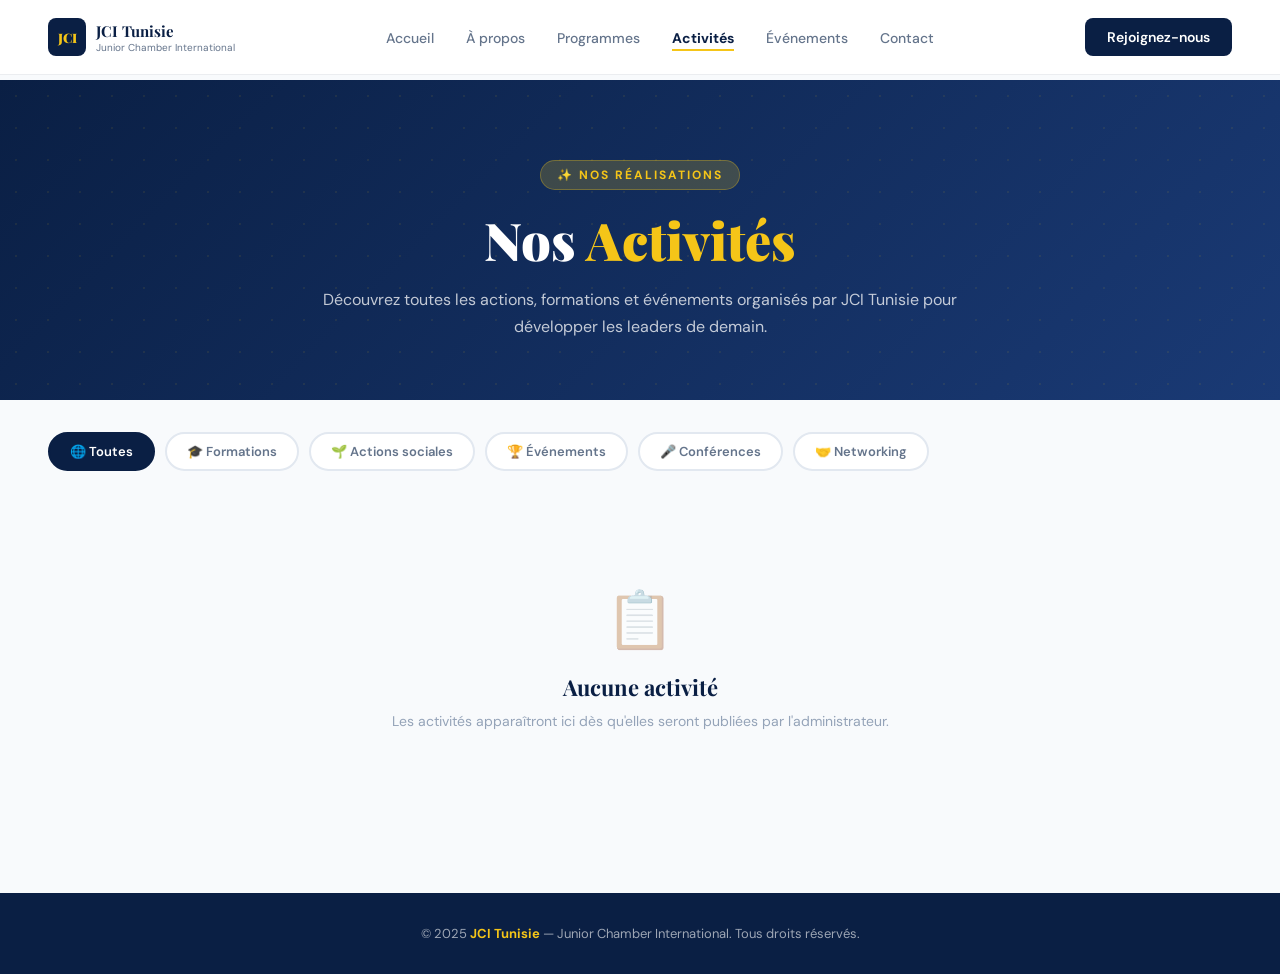
<file: Activites.html>
<!DOCTYPE html>
<html lang="fr">
<head>
  <meta charset="UTF-8">
  <meta name="viewport" content="width=device-width, initial-scale=1.0">
  <title>Nos Activités — JCI Tunisie</title>
  <link rel="preconnect" href="https://fonts.googleapis.com">
  <link href="https://fonts.googleapis.com/css2?family=Playfair+Display:wght@400;700;900&family=DM+Sans:wght@300;400;500;600;700&display=swap" rel="stylesheet">
  <style>
    :root {
      --navy: #0A1F44;
      --navy-mid: #132d5e;
      --navy-light: #1a3a75;
      --gold: #F5C518;
      --gold-pale: #FEF3C7;
      --white: #fff;
      --gray-100: #f1f4f9;
      --gray-200: #e2e8f0;
      --gray-400: #94a3b8;
      --gray-600: #64748b;
    }
    * { margin: 0; padding: 0; box-sizing: border-box; }
    body { font-family: 'DM Sans', sans-serif; background: #f8fafc; color: #1e293b; }

    /* NAVBAR */
    #navbar {
      position: fixed; top: 0; left: 0; right: 0; z-index: 1000;
      padding: 18px 48px;
      display: flex; align-items: center; justify-content: space-between;
      background: rgba(255,255,255,0.95);
      backdrop-filter: blur(12px);
      border-bottom: 1px solid rgba(10,31,68,0.08);
      transition: all 0.3s;
    }
    #navbar.scrolled { padding: 12px 48px; box-shadow: 0 4px 20px rgba(10,31,68,0.1); }
    .logo { display: flex; align-items: center; gap: 10px; text-decoration: none; }
    .logo-mark { width: 38px; height: 38px; background: var(--navy); color: var(--gold); font-family: 'Playfair Display', serif; font-weight: 900; font-size: 13px; display: flex; align-items: center; justify-content: center; border-radius: 8px; }
    .logo-text .name { font-family: 'Playfair Display', serif; font-size: 15px; font-weight: 700; color: var(--navy); display: block; }
    .logo-text .sub { font-size: 10px; color: var(--gray-600); display: block; }
    .nav-links { display: flex; align-items: center; gap: 32px; list-style: none; }
    .nav-links a { font-size: 14px; font-weight: 500; color: var(--gray-600); text-decoration: none; transition: color 0.2s; }
    .nav-links a:hover, .nav-links a.active { color: var(--navy); }
    .nav-links a.active { font-weight: 700; border-bottom: 2px solid var(--gold); padding-bottom: 2px; }
    .nav-cta { padding: 10px 22px; background: var(--navy); color: #fff; border-radius: 8px; font-size: 14px; font-weight: 600; text-decoration: none; transition: all 0.2s; }
    .nav-cta:hover { background: var(--navy-light); transform: translateY(-1px); }
    .hamburger { display: none; flex-direction: column; gap: 5px; cursor: pointer; background: none; border: none; padding: 4px; }
    .hamburger span { width: 22px; height: 2px; background: var(--navy); border-radius: 2px; transition: all 0.3s; display: block; }

    /* HERO */
    .hero {
      margin-top: 80px;
      padding: 80px 48px 60px;
      background: linear-gradient(135deg, var(--navy) 0%, var(--navy-light) 100%);
      position: relative;
      overflow: hidden;
      text-align: center;
    }
    .hero::before {
      content: '';
      position: absolute;
      inset: 0;
      background-image: radial-gradient(circle, rgba(245,197,24,0.08) 1px, transparent 1px);
      background-size: 32px 32px;
    }
    .hero-content { position: relative; z-index: 1; max-width: 700px; margin: 0 auto; }
    .hero-tag { display: inline-block; background: rgba(245,197,24,0.2); color: var(--gold); font-size: 12px; font-weight: 700; text-transform: uppercase; letter-spacing: 2px; padding: 6px 16px; border-radius: 100px; margin-bottom: 20px; border: 1px solid rgba(245,197,24,0.3); }
    .hero h1 { font-family: 'Playfair Display', serif; font-size: clamp(32px, 5vw, 52px); font-weight: 900; color: #fff; line-height: 1.15; margin-bottom: 16px; }
    .hero h1 span { color: var(--gold); }
    .hero p { font-size: 16px; color: rgba(255,255,255,0.75); line-height: 1.7; }

    /* FILTERS */
    .filters-bar {
      padding: 32px 48px 0;
      display: flex;
      align-items: center;
      gap: 10px;
      flex-wrap: wrap;
    }
    .filter-btn {
      padding: 9px 20px;
      border-radius: 100px;
      border: 2px solid var(--gray-200);
      background: #fff;
      font-size: 13px;
      font-weight: 600;
      font-family: 'DM Sans', sans-serif;
      color: var(--gray-600);
      cursor: pointer;
      transition: all 0.2s;
    }
    .filter-btn:hover { border-color: var(--navy); color: var(--navy); }
    .filter-btn.active { background: var(--navy); color: #fff; border-color: var(--navy); }

    /* GRID */
    .acts-section { padding: 32px 48px 80px; }
    .acts-grid { display: grid; grid-template-columns: repeat(auto-fill, minmax(340px, 1fr)); gap: 24px; }

    /* CARD */
    .act-card {
      background: #fff;
      border-radius: 20px;
      overflow: hidden;
      border: 1px solid var(--gray-200);
      transition: all 0.3s;
      display: flex;
      flex-direction: column;
    }
    .act-card:hover { transform: translateY(-6px); box-shadow: 0 20px 48px rgba(10,31,68,0.12); border-color: transparent; }
    .act-card-photos { position: relative; height: 200px; background: var(--gray-100); overflow: hidden; }
    .act-card-photos img { width: 100%; height: 100%; object-fit: cover; }
    .act-card-photos .no-photo { width: 100%; height: 100%; display: flex; align-items: center; justify-content: center; font-size: 48px; opacity: 0.3; background: linear-gradient(135deg, var(--gray-100), var(--gray-200)); }
    .act-card-photos .photo-count { position: absolute; bottom: 10px; right: 10px; background: rgba(0,0,0,0.6); color: #fff; font-size: 11px; font-weight: 600; padding: 3px 9px; border-radius: 100px; }
    .act-card-body { padding: 20px; flex: 1; display: flex; flex-direction: column; }
    .act-card-meta { display: flex; align-items: center; gap: 8px; margin-bottom: 10px; }
    .act-cat-badge { font-size: 10px; font-weight: 700; text-transform: uppercase; letter-spacing: 1px; padding: 3px 10px; border-radius: 100px; background: var(--gold-pale); color: var(--navy); }
    .act-date { font-size: 11px; color: var(--gray-400); margin-left: auto; }
    .act-card-name { font-family: 'Playfair Display', serif; font-size: 18px; font-weight: 700; color: var(--navy); margin-bottom: 8px; line-height: 1.3; }
    .act-card-desc { font-size: 14px; color: var(--gray-600); line-height: 1.6; flex: 1; display: -webkit-box; -webkit-line-clamp: 3; -webkit-box-orient: vertical; overflow: hidden; }

    /* LIGHTBOX */
    .lightbox { position: fixed; inset: 0; background: rgba(0,0,0,0.92); z-index: 9000; display: none; align-items: center; justify-content: center; padding: 20px; }
    .lightbox.open { display: flex; }
    .lb-content { background: #fff; border-radius: 20px; max-width: 800px; width: 100%; max-height: 90vh; overflow-y: auto; position: relative; }
    .lb-close { position: absolute; top: 16px; right: 16px; width: 32px; height: 32px; background: rgba(0,0,0,0.1); border: none; border-radius: 50%; font-size: 18px; cursor: pointer; display: flex; align-items: center; justify-content: center; z-index: 1; transition: background 0.2s; }
    .lb-close:hover { background: rgba(0,0,0,0.2); }
    .lb-photos { display: grid; grid-template-columns: repeat(auto-fill, minmax(180px, 1fr)); gap: 8px; padding: 16px; background: #000; border-radius: 20px 20px 0 0; }
    .lb-photos img { width: 100%; aspect-ratio: 1; object-fit: cover; border-radius: 8px; cursor: pointer; transition: opacity 0.2s; }
    .lb-photos img:hover { opacity: 0.85; }
    .lb-photos .no-photo-lb { width: 100%; aspect-ratio: 16/9; background: var(--gray-100); display: flex; align-items: center; justify-content: center; font-size: 48px; opacity: 0.3; grid-column: 1/-1; border-radius: 8px; }
    .lb-info { padding: 24px 28px; }
    .lb-meta { display: flex; align-items: center; gap: 10px; margin-bottom: 12px; }
    .lb-cat { font-size: 11px; font-weight: 700; text-transform: uppercase; padding: 3px 12px; border-radius: 100px; background: var(--gold-pale); color: var(--navy); }
    .lb-date { font-size: 12px; color: var(--gray-400); }
    .lb-name { font-family: 'Playfair Display', serif; font-size: 24px; font-weight: 900; color: var(--navy); margin-bottom: 12px; }
    .lb-desc { font-size: 15px; color: var(--gray-600); line-height: 1.7; }

    /* EMPTY */
    .empty-state { text-align: center; padding: 80px 24px; color: var(--gray-400); }
    .empty-state .ei { font-size: 56px; margin-bottom: 16px; opacity: 0.4; }
    .empty-state h3 { font-family: 'Playfair Display', serif; font-size: 22px; color: var(--navy); margin-bottom: 8px; }
    .empty-state p { font-size: 14px; line-height: 1.6; }

    /* LOADING */
    .loading { text-align: center; padding: 60px; color: var(--gray-400); font-size: 14px; }

    /* FOOTER */
    footer { background: var(--navy); color: rgba(255,255,255,0.6); text-align: center; padding: 32px; font-size: 13px; }
    footer strong { color: var(--gold); }

    @media (max-width: 768px) {
      #navbar { padding: 16px 20px; }
      .nav-links, .nav-cta { display: none; }
      .hamburger { display: flex; }
      .hero { padding: 60px 20px 40px; }
      .filters-bar { padding: 24px 20px 0; }
      .acts-section { padding: 24px 20px 60px; }
      .acts-grid { grid-template-columns: 1fr; }
    }
  </style>
</head>
<body>

<!-- NAVBAR -->
<nav id="navbar">
  <a href="index.html" class="logo">
    <div class="logo-mark">JCI</div>
    <div class="logo-text">
      <span class="name">JCI Tunisie</span>
      <span class="sub">Junior Chamber International</span>
    </div>
  </a>
  <ul class="nav-links">
    <li><a href="index.html">Accueil</a></li>
    <li><a href="about.html">À propos</a></li>
    <li><a href="programmes.html">Programmes</a></li>
    <li><a href="activites.html" class="active">Activités</a></li>
    <li><a href="evenements.html">Événements</a></li>
    <li><a href="contact.html">Contact</a></li>
  </ul>
  <a href="contact.html" class="nav-cta">Rejoignez-nous</a>
  <button class="hamburger" id="hamburger"><span></span><span></span><span></span></button>
</nav>

<!-- HERO -->
<section class="hero">
  <div class="hero-content">
    <div class="hero-tag">✨ Nos réalisations</div>
    <h1>Nos <span>Activités</span></h1>
    <p>Découvrez toutes les actions, formations et événements organisés par JCI Tunisie pour développer les leaders de demain.</p>
  </div>
</section>

<!-- FILTERS -->
<div class="filters-bar" id="filtersBar">
  <button class="filter-btn active" data-cat="all" onclick="filtrer('all')">🌐 Toutes</button>
  <button class="filter-btn" data-cat="Formation" onclick="filtrer('Formation')">🎓 Formations</button>
  <button class="filter-btn" data-cat="Action sociale" onclick="filtrer('Action sociale')">🌱 Actions sociales</button>
  <button class="filter-btn" data-cat="Événement" onclick="filtrer('Événement')">🏆 Événements</button>
  <button class="filter-btn" data-cat="Conférence" onclick="filtrer('Conférence')">🎤 Conférences</button>
  <button class="filter-btn" data-cat="Networking" onclick="filtrer('Networking')">🤝 Networking</button>
</div>

<!-- GRID -->
<section class="acts-section">
  <div class="acts-grid" id="actsGrid">
    <div class="loading">Chargement des activités...</div>
  </div>
</section>

<!-- LIGHTBOX -->
<div class="lightbox" id="lightbox" onclick="fermerLightbox(event)">
  <div class="lb-content" id="lbContent">
    <button class="lb-close" onclick="fermerLb()">✕</button>
    <div id="lbInner"></div>
  </div>
</div>

<!-- FOOTER -->
<footer>
  <p>© 2025 <strong>JCI Tunisie</strong> — Junior Chamber International. Tous droits réservés.</p>
</footer>

<script>
  // Navbar scroll
  window.addEventListener('scroll', function() {
    document.getElementById('navbar').classList.toggle('scrolled', window.scrollY > 20);
  });

  // Hamburger
  document.getElementById('hamburger').addEventListener('click', function() {
    var nl = document.querySelector('.nav-links');
    nl.style.display = nl.style.display === 'flex' ? 'none' : 'flex';
  });

  // ─── DATA ─────────────────────────────────────────────
  var toutesActs = [];
  var catActive  = 'all';

  function charger() {
    try {
      toutesActs = JSON.parse(localStorage.getItem('jci_activites') || '[]');
    } catch(e) {
      toutesActs = [];
    }
    afficher();
  }

  // ─── FILTRES ──────────────────────────────────────────
  function filtrer(cat) {
    catActive = cat;
    document.querySelectorAll('.filter-btn').forEach(function(b) {
      b.classList.toggle('active', b.dataset.cat === cat);
    });
    afficher();
  }

  // ─── AFFICHAGE ────────────────────────────────────────
  function afficher() {
    var grid = document.getElementById('actsGrid');
    var acts = catActive === 'all'
      ? toutesActs
      : toutesActs.filter(function(a) { return a.cat === catActive; });

    if (!acts.length) {
      grid.innerHTML = '<div class="empty-state" style="grid-column:1/-1">' +
        '<div class="ei">📋</div>' +
        '<h3>Aucune activité</h3>' +
        '<p>Les activités apparaîtront ici dès qu\'elles seront publiées par l\'administrateur.</p>' +
      '</div>';
      return;
    }

    grid.innerHTML = acts.map(function(a, idx) {
      var photoHtml = '';
      if (a.photos && a.photos.length) {
        photoHtml = '<img src="' + a.photos[0] + '" alt="' + (a.nom || '') + '" loading="lazy">';
        if (a.photos.length > 1) {
          photoHtml += '<div class="photo-count">+' + (a.photos.length - 1) + ' photos</div>';
        }
      } else {
        photoHtml = '<div class="no-photo">🏆</div>';
      }

      return '<div class="act-card" onclick="ouvrirLb(' + idx + ')" style="cursor:pointer;animation:fadeUp 0.4s ease ' + (idx * 0.05) + 's both">' +
        '<div class="act-card-photos">' + photoHtml + '</div>' +
        '<div class="act-card-body">' +
          '<div class="act-card-meta">' +
            '<span class="act-cat-badge">' + (a.cat || 'Activité') + '</span>' +
            '<span class="act-date">' + (a.date || '') + '</span>' +
          '</div>' +
          '<div class="act-card-name">' + (a.nom || '') + '</div>' +
          '<div class="act-card-desc">' + (a.desc || '') + '</div>' +
        '</div>' +
      '</div>';
    }).join('');
  }

  // ─── LIGHTBOX ─────────────────────────────────────────
  var actsFiltered = [];

  function ouvrirLb(idx) {
    actsFiltered = catActive === 'all'
      ? toutesActs
      : toutesActs.filter(function(a) { return a.cat === catActive; });

    var a = actsFiltered[idx];
    if (!a) return;

    var photosHtml = '';
    if (a.photos && a.photos.length) {
      photosHtml = a.photos.map(function(p) {
        return '<img src="' + p + '" alt="">';
      }).join('');
    } else {
      photosHtml = '<div class="no-photo-lb">📷</div>';
    }

    document.getElementById('lbInner').innerHTML =
      '<div class="lb-photos">' + photosHtml + '</div>' +
      '<div class="lb-info">' +
        '<div class="lb-meta">' +
          '<span class="lb-cat">' + (a.cat || '') + '</span>' +
          '<span class="lb-date">' + (a.date || '') + '</span>' +
        '</div>' +
        '<div class="lb-name">' + (a.nom || '') + '</div>' +
        '<div class="lb-desc">' + (a.desc || '') + '</div>' +
      '</div>';

    document.getElementById('lightbox').classList.add('open');
    document.body.style.overflow = 'hidden';
  }

  function fermerLb() {
    document.getElementById('lightbox').classList.remove('open');
    document.body.style.overflow = '';
  }

  function fermerLightbox(e) {
    if (e.target === document.getElementById('lightbox')) fermerLb();
  }

  document.addEventListener('keydown', function(e) {
    if (e.key === 'Escape') fermerLb();
  });

  // Animation CSS
  var style = document.createElement('style');
  style.textContent = '@keyframes fadeUp { from { opacity:0; transform:translateY(20px); } to { opacity:1; transform:translateY(0); } }';
  document.head.appendChild(style);

  // Lancer
  charger();
</script>
</body>
</html>
</file>
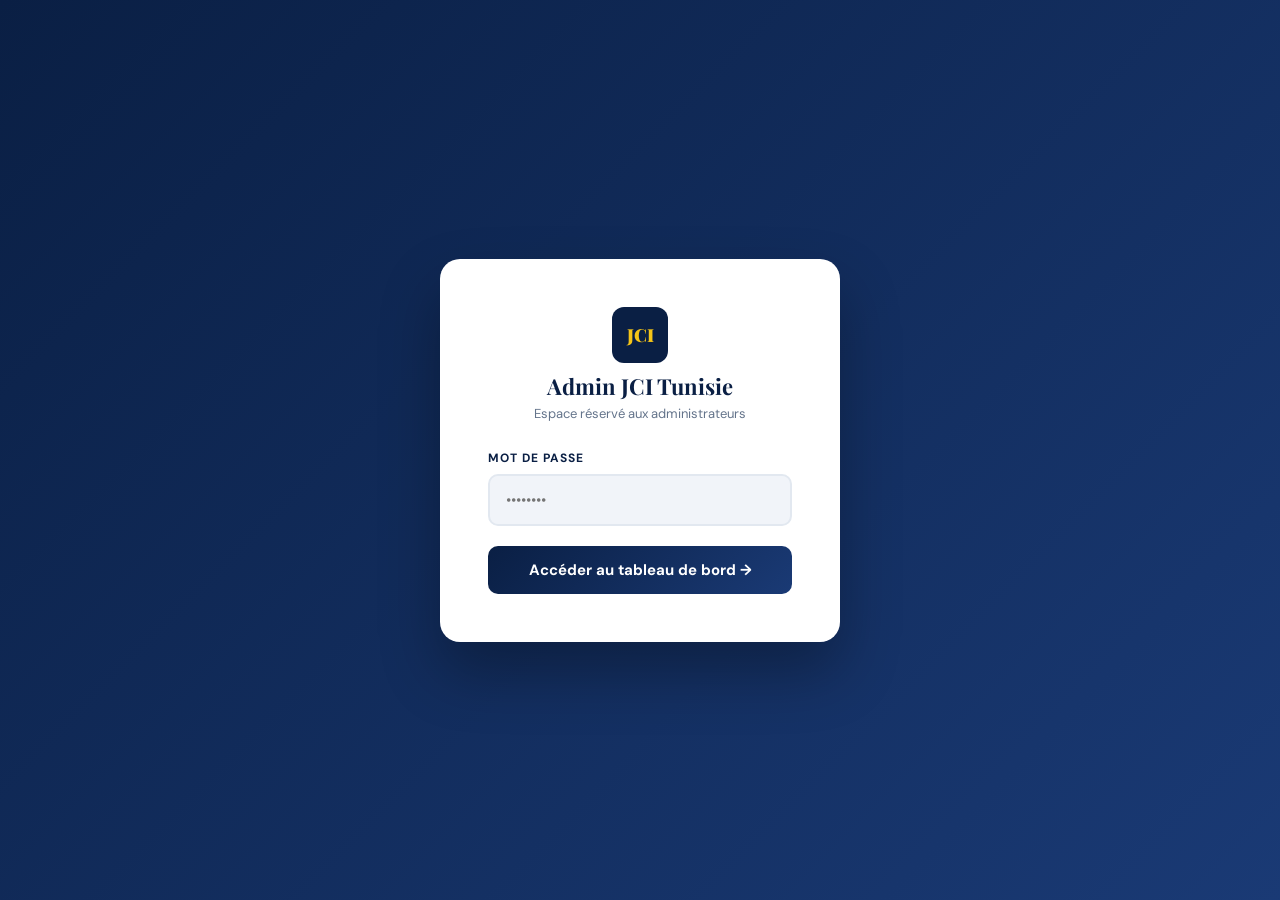
<file: Admin.html>
<!DOCTYPE html>
<html lang="fr">
<head>
  <meta charset="UTF-8">
  <meta name="viewport" content="width=device-width, initial-scale=1.0">
  <title>Admin — JCI Tunisie</title>
  <link href="https://fonts.googleapis.com/css2?family=Playfair+Display:wght@700;900&family=DM+Sans:wght@400;500;600;700&display=swap" rel="stylesheet">
  <style>
    * { margin: 0; padding: 0; box-sizing: border-box; }
    body { font-family: 'DM Sans', sans-serif; background: #f0f4fa; color: #1e293b; min-height: 100vh; }

    /* ===== LOGIN ===== */
    #loginPage {
      min-height: 100vh;
      display: flex;
      align-items: center;
      justify-content: center;
      background: linear-gradient(135deg, #0A1F44, #1a3a75);
    }
    .login-box {
      background: #fff;
      border-radius: 20px;
      padding: 48px;
      width: 400px;
      box-shadow: 0 30px 60px rgba(0,0,0,0.3);
    }
    .login-logo {
      text-align: center;
      margin-bottom: 28px;
    }
    .login-logo .badge {
      display: inline-flex;
      align-items: center;
      justify-content: center;
      width: 56px;
      height: 56px;
      background: #0A1F44;
      color: #F5C518;
      font-family: 'Playfair Display', serif;
      font-weight: 900;
      font-size: 18px;
      border-radius: 12px;
      margin-bottom: 8px;
    }
    .login-logo h2 {
      font-family: 'Playfair Display', serif;
      font-size: 22px;
      color: #0A1F44;
    }
    .login-logo p { font-size: 13px; color: #64748b; margin-top: 4px; }
    .login-error {
      background: #fef2f2;
      border: 1px solid #fecaca;
      color: #dc2626;
      font-size: 13px;
      padding: 10px;
      border-radius: 8px;
      margin-bottom: 16px;
      text-align: center;
      display: none;
    }
    .login-label {
      font-size: 12px;
      font-weight: 700;
      text-transform: uppercase;
      letter-spacing: 1px;
      color: #0A1F44;
      display: block;
      margin-bottom: 8px;
    }
    .login-input {
      width: 100%;
      padding: 14px 16px;
      border: 2px solid #e2e8f0;
      border-radius: 10px;
      font-size: 15px;
      font-family: 'DM Sans', sans-serif;
      outline: none;
      background: #f1f4f9;
      margin-bottom: 20px;
      transition: border-color 0.2s;
    }
    .login-input:focus { border-color: #0A1F44; background: #fff; }
    .login-btn {
      width: 100%;
      padding: 14px;
      background: linear-gradient(135deg, #0A1F44, #1a3a75);
      color: #fff;
      border: none;
      border-radius: 10px;
      font-size: 15px;
      font-weight: 700;
      font-family: 'DM Sans', sans-serif;
      cursor: pointer;
      transition: transform 0.2s, box-shadow 0.2s;
    }
    .login-btn:hover { transform: translateY(-2px); box-shadow: 0 8px 24px rgba(10,31,68,0.3); }

    /* ===== DASHBOARD ===== */
    #dashPage { display: none; }
    .layout { display: flex; min-height: 100vh; }

    /* Sidebar */
    .sidebar {
      width: 250px;
      min-width: 250px;
      background: #0A1F44;
      display: flex;
      flex-direction: column;
      padding: 24px 0;
      position: fixed;
      height: 100vh;
      overflow-y: auto;
    }
    .sb-brand {
      display: flex;
      align-items: center;
      gap: 10px;
      padding: 0 20px 24px;
      border-bottom: 1px solid rgba(255,255,255,0.1);
      margin-bottom: 20px;
    }
    .sb-brand .mk {
      width: 38px; height: 38px;
      background: #F5C518;
      color: #0A1F44;
      font-family: 'Playfair Display', serif;
      font-weight: 900;
      font-size: 12px;
      border-radius: 8px;
      display: flex; align-items: center; justify-content: center;
    }
    .sb-brand .tx .m { font-size: 13px; font-weight: 700; color: #fff; display: block; }
    .sb-brand .tx .s { font-size: 10px; color: rgba(255,255,255,0.5); }
    .sb-section { font-size: 10px; font-weight: 700; text-transform: uppercase; letter-spacing: 2px; color: rgba(255,255,255,0.35); padding: 0 20px; margin-bottom: 8px; }
    .sb-menu { list-style: none; padding: 0 10px; margin-bottom: 20px; }
    .sb-menu li a {
      display: flex; align-items: center; gap: 10px;
      padding: 10px 12px; border-radius: 8px;
      font-size: 14px; font-weight: 500;
      color: rgba(255,255,255,0.6);
      text-decoration: none; cursor: pointer;
      transition: all 0.2s;
    }
    .sb-menu li a:hover { background: rgba(255,255,255,0.1); color: #fff; }
    .sb-menu li a.active { background: rgba(245,197,24,0.15); color: #F5C518; }
    .sb-menu li a .ic { font-size: 16px; width: 22px; text-align: center; }
    .sb-badge { background: #F5C518; color: #0A1F44; font-size: 10px; font-weight: 800; padding: 2px 7px; border-radius: 100px; margin-left: auto; }
    .sb-footer { margin-top: auto; padding: 16px 20px 0; border-top: 1px solid rgba(255,255,255,0.1); }
    .sb-user { display: flex; align-items: center; gap: 10px; margin-bottom: 12px; }
    .sb-avatar { width: 34px; height: 34px; background: #F5C518; border-radius: 50%; display: flex; align-items: center; justify-content: center; font-size: 14px; }
    .sb-user-name { font-size: 13px; font-weight: 600; color: #fff; }
    .sb-user-role { font-size: 11px; color: rgba(255,255,255,0.5); }
    .logout-btn {
      width: 100%; padding: 9px;
      background: rgba(239,68,68,0.15);
      color: #fca5a5;
      border: 1px solid rgba(239,68,68,0.3);
      border-radius: 8px;
      font-size: 13px; font-weight: 600;
      font-family: 'DM Sans', sans-serif;
      cursor: pointer; transition: all 0.2s;
    }
    .logout-btn:hover { background: rgba(239,68,68,0.3); color: #fff; }

    /* Main */
    .main { margin-left: 250px; padding: 32px 36px; flex: 1; }
    .topbar { display: flex; justify-content: space-between; align-items: center; margin-bottom: 28px; }
    .topbar h1 { font-family: 'Playfair Display', serif; font-size: 26px; font-weight: 900; color: #0A1F44; }
    .topbar h1 span { color: #F5C518; }
    .date-chip { font-size: 13px; color: #64748b; background: #fff; padding: 8px 16px; border-radius: 100px; border: 1px solid #e2e8f0; }

    /* Stats */
    .stats-row { display: grid; grid-template-columns: repeat(4, 1fr); gap: 16px; margin-bottom: 28px; }
    .stat-card { background: #fff; border-radius: 16px; padding: 20px; border: 1px solid #e2e8f0; display: flex; align-items: center; gap: 14px; }
    .stat-card:hover { transform: translateY(-2px); box-shadow: 0 8px 24px rgba(10,31,68,0.1); transition: all 0.2s; }
    .stat-icon { width: 48px; height: 48px; border-radius: 12px; display: flex; align-items: center; justify-content: center; font-size: 22px; }
    .ic-1 { background: rgba(10,31,68,0.08); }
    .ic-2 { background: rgba(245,197,24,0.15); }
    .ic-3 { background: rgba(16,185,129,0.1); }
    .ic-4 { background: rgba(239,68,68,0.1); }
    .stat-num { font-family: 'Playfair Display', serif; font-size: 26px; font-weight: 900; color: #0A1F44; line-height: 1; }
    .stat-lbl { font-size: 12px; color: #64748b; margin-top: 2px; }

    /* Panel */
    .panel { background: #fff; border-radius: 16px; border: 1px solid #e2e8f0; margin-bottom: 24px; overflow: hidden; }
    .panel-head { padding: 18px 24px; border-bottom: 1px solid #f1f4f9; display: flex; align-items: center; justify-content: space-between; }
    .panel-title { font-family: 'Playfair Display', serif; font-size: 17px; font-weight: 700; color: #0A1F44; }
    .panel-body { padding: 24px; }

    /* Form */
    .form-row { display: grid; grid-template-columns: 1fr 1fr; gap: 18px; margin-bottom: 18px; }
    .form-full { margin-bottom: 18px; }
    .field-label { font-size: 12px; font-weight: 700; text-transform: uppercase; letter-spacing: 1px; color: #0A1F44; display: block; margin-bottom: 7px; }
    .field-input, .field-select, .field-textarea {
      width: 100%;
      padding: 12px 14px;
      border: 2px solid #e2e8f0;
      border-radius: 10px;
      font-size: 14px;
      font-family: 'DM Sans', sans-serif;
      color: #1e293b;
      background: #f1f4f9;
      outline: none;
      transition: all 0.2s;
    }
    .field-input:focus, .field-select:focus, .field-textarea:focus {
      border-color: #0A1F44;
      background: #fff;
      box-shadow: 0 0 0 4px rgba(10,31,68,0.06);
    }
    .field-textarea { resize: vertical; min-height: 100px; line-height: 1.6; }

    /* Photos */
    .photos-grid { display: grid; grid-template-columns: repeat(4, 1fr); gap: 12px; }
    .photo-slot {
      aspect-ratio: 1;
      border: 2px dashed #e2e8f0;
      border-radius: 10px;
      display: flex;
      flex-direction: column;
      align-items: center;
      justify-content: center;
      cursor: pointer;
      position: relative;
      overflow: hidden;
      background: #f1f4f9;
      transition: all 0.2s;
    }
    .photo-slot:hover { border-color: #0A1F44; background: rgba(10,31,68,0.04); }
    .photo-slot.filled { border-style: solid; border-color: #0A1F44; }
    .photo-slot input[type=file] { position: absolute; inset: 0; opacity: 0; cursor: pointer; width: 100%; height: 100%; }
    .photo-slot img { position: absolute; inset: 0; width: 100%; height: 100%; object-fit: cover; display: none; }
    .photo-slot.filled img { display: block; }
    .photo-slot .slot-label { display: flex; flex-direction: column; align-items: center; gap: 6px; pointer-events: none; }
    .photo-slot .slot-label .emoji { font-size: 26px; opacity: 0.4; }
    .photo-slot .slot-label span { font-size: 11px; color: #94a3b8; font-weight: 600; }
    .photo-slot.filled .slot-label { display: none; }
    .photo-slot .rm { position: absolute; top: 5px; right: 5px; width: 22px; height: 22px; background: rgba(239,68,68,0.9); color: #fff; border: none; border-radius: 50%; font-size: 12px; cursor: pointer; display: none; align-items: center; justify-content: center; z-index: 2; }
    .photo-slot.filled .rm { display: flex; }

    /* Submit row */
    .submit-row { display: flex; align-items: center; gap: 14px; margin-top: 20px; flex-wrap: wrap; }
    .pub-btn {
      padding: 13px 28px;
      background: linear-gradient(135deg, #0A1F44, #1a3a75);
      color: #fff;
      border: none;
      border-radius: 10px;
      font-size: 14px;
      font-weight: 700;
      font-family: 'DM Sans', sans-serif;
      cursor: pointer;
      transition: all 0.2s;
    }
    .pub-btn:hover { transform: translateY(-2px); box-shadow: 0 8px 20px rgba(10,31,68,0.3); }
    .pub-btn:disabled { opacity: 0.6; cursor: not-allowed; transform: none; }
    .msg { font-size: 14px; font-weight: 600; padding: 10px 14px; border-radius: 8px; display: none; }
    .msg.ok { background: #d1fae5; color: #065f46; border: 1px solid #6ee7b7; display: block; }
    .msg.er { background: #fef2f2; color: #dc2626; border: 1px solid #fecaca; display: block; }

    /* Activities list */
    .act-list { display: flex; flex-direction: column; gap: 14px; }
    .act-item { display: flex; gap: 14px; align-items: flex-start; padding: 16px; border: 1px solid #e2e8f0; border-radius: 10px; background: #f8fafc; transition: all 0.2s; }
    .act-item:hover { border-color: #0A1F44; background: #fff; }
    .act-thumbs { display: flex; gap: 5px; flex-shrink: 0; }
    .act-thumbs img { width: 52px; height: 52px; object-fit: cover; border-radius: 7px; }
    .no-thumb { width: 52px; height: 52px; background: #e2e8f0; border-radius: 7px; display: flex; align-items: center; justify-content: center; font-size: 18px; }
    .act-info { flex: 1; min-width: 0; }
    .act-meta { display: flex; gap: 8px; align-items: center; margin-bottom: 5px; }
    .act-cat { font-size: 10px; font-weight: 700; text-transform: uppercase; padding: 2px 9px; border-radius: 100px; background: #FEF3C7; color: #0A1F44; }
    .act-date { font-size: 11px; color: #94a3b8; }
    .act-name { font-family: 'Playfair Display', serif; font-size: 14px; font-weight: 700; color: #0A1F44; margin-bottom: 3px; }
    .act-desc { font-size: 13px; color: #64748b; line-height: 1.4; display: -webkit-box; -webkit-line-clamp: 2; -webkit-box-orient: vertical; overflow: hidden; }
    .del-btn { padding: 7px 12px; background: none; border: 1px solid #fecaca; color: #dc2626; border-radius: 7px; font-size: 12px; font-family: 'DM Sans', sans-serif; cursor: pointer; white-space: nowrap; transition: all 0.2s; flex-shrink: 0; }
    .del-btn:hover { background: #fef2f2; }
    .empty-state { text-align: center; padding: 40px; color: #94a3b8; }
    .empty-state .ei { font-size: 44px; margin-bottom: 10px; opacity: 0.5; }
    .refresh-btn { padding: 9px 18px; background: linear-gradient(135deg, #0A1F44, #1a3a75); color: #fff; border: none; border-radius: 8px; font-size: 13px; font-weight: 600; font-family: 'DM Sans', sans-serif; cursor: pointer; }

    /* Toast */
    #toast { position: fixed; bottom: 24px; right: 24px; padding: 13px 18px; border-radius: 10px; font-size: 14px; font-weight: 600; color: #fff; z-index: 9999; opacity: 0; transform: translateY(60px); transition: all 0.3s; pointer-events: none; }
    #toast.show { opacity: 1; transform: translateY(0); }
    #toast.ok { background: #10b981; }
    #toast.er { background: #ef4444; }

    @media (max-width: 900px) {
      .sidebar { position: relative; width: 100%; height: auto; }
      .main { margin-left: 0; padding: 20px 16px; }
      .stats-row { grid-template-columns: repeat(2, 1fr); }
      .form-row { grid-template-columns: 1fr; }
      .photos-grid { grid-template-columns: repeat(2, 1fr); }
    }
  </style>
</head>
<body>

<!-- ===== LOGIN ===== -->
<div id="loginPage">
  <div class="login-box">
    <div class="login-logo">
      <div class="badge">JCI</div>
      <h2>Admin JCI Tunisie</h2>
      <p>Espace réservé aux administrateurs</p>
    </div>
    <div id="loginError" class="login-error">❌ Mot de passe incorrect</div>
    <label class="login-label">Mot de passe</label>
    <input type="password" id="pwInput" class="login-input" placeholder="••••••••">
    <button class="login-btn" onclick="doLogin()">Accéder au tableau de bord →</button>
  </div>
</div>

<!-- ===== DASHBOARD ===== -->
<div id="dashPage">
  <div class="layout">

    <!-- Sidebar -->
    <aside class="sidebar">
      <div class="sb-brand">
        <div class="mk">JCI</div>
        <div class="tx">
          <span class="m">Admin Panel</span>
          <span class="s">JCI Tunisie</span>
        </div>
      </div>
      <div class="sb-section">Menu</div>
      <ul class="sb-menu">
        <li><a id="navAdd" class="active" onclick="showTab('add')"><span class="ic">➕</span> Ajouter activité</a></li>
        <li><a id="navList" onclick="showTab('list')"><span class="ic">📋</span> Activités <span class="sb-badge" id="totalBadge">0</span></a></li>
        <li><a href="index.html" target="_blank"><span class="ic">🌐</span> Voir le site</a></li>
      </ul>
      <div class="sb-footer">
        <div class="sb-user">
          <div class="sb-avatar">👤</div>
          <div>
            <div class="sb-user-name">Administrateur</div>
            <div class="sb-user-role">JCI Tunisie</div>
          </div>
        </div>
        <button class="logout-btn" onclick="doLogout()">🔒 Se déconnecter</button>
      </div>
    </aside>

    <!-- Main -->
    <main class="main">
      <div class="topbar">
        <h1>Tableau de <span>bord</span></h1>
        <div class="date-chip" id="dateChip"></div>
      </div>

      <!-- Stats -->
      <div class="stats-row">
        <div class="stat-card"><div class="stat-icon ic-1">📊</div><div><div class="stat-num" id="st1">0</div><div class="stat-lbl">Total activités</div></div></div>
        <div class="stat-card"><div class="stat-icon ic-2">🎓</div><div><div class="stat-num" id="st2">0</div><div class="stat-lbl">Formations</div></div></div>
        <div class="stat-card"><div class="stat-icon ic-3">🌱</div><div><div class="stat-num" id="st3">0</div><div class="stat-lbl">Actions sociales</div></div></div>
        <div class="stat-card"><div class="stat-icon ic-4">🏆</div><div><div class="stat-num" id="st4">0</div><div class="stat-lbl">Événements</div></div></div>
      </div>

      <!-- Panel Ajouter -->
      <div id="tabAdd" class="panel">
        <div class="panel-head">
          <div class="panel-title">➕ Nouvelle activité</div>
        </div>
        <div class="panel-body">

          <div class="form-row">
            <div>
              <label class="field-label">Catégorie *</label>
              <select id="fCat" class="field-select">
                <option value="">Choisir...</option>
                <option value="Formation">🎓 Formation</option>
                <option value="Action sociale">🌱 Action sociale</option>
                <option value="Événement">🏆 Événement</option>
                <option value="Conférence">🎤 Conférence</option>
                <option value="Networking">🤝 Networking</option>
                <option value="Autre">💬 Autre</option>
              </select>
            </div>
            <div>
              <label class="field-label">Nom de l'activité *</label>
              <input type="text" id="fNom" class="field-input" placeholder="Ex: Workshop Leadership 2025">
            </div>
          </div>

          <div class="form-full">
            <label class="field-label">Description *</label>
            <textarea id="fDesc" class="field-textarea" placeholder="Décrivez l'activité..."></textarea>
          </div>

          <div class="form-full">
            <label class="field-label">Photos (4 maximum)</label>
            <div class="photos-grid" id="photosGrid"></div>
          </div>

          <div class="submit-row">
            <button class="pub-btn" id="pubBtn" onclick="publier()">💾 Publier l'activité</button>
            <div class="msg" id="msgBox"></div>
          </div>

        </div>
      </div>

      <!-- Panel Liste -->
      <div id="tabList" class="panel" style="display:none">
        <div class="panel-head">
          <div class="panel-title">📋 Activités publiées</div>
          <button class="refresh-btn" onclick="afficherListe()">🔄 Actualiser</button>
        </div>
        <div class="panel-body">
          <div class="act-list" id="actList"></div>
        </div>
      </div>

    </main>
  </div>
</div>

<div id="toast"></div>

<script>
  // ─── CONFIG ───────────────────────────────────────────
  var MOT_DE_PASSE = 'jci2025';

  // ─── STOCKAGE ─────────────────────────────────────────
  function lireActs() {
    try { return JSON.parse(localStorage.getItem('jci_activites') || '[]'); }
    catch(e) { return []; }
  }
  function sauvegarderActs(arr) {
    localStorage.setItem('jci_activites', JSON.stringify(arr));
  }

  // ─── LOGIN ────────────────────────────────────────────
  document.getElementById('pwInput').addEventListener('keydown', function(e) {
    if (e.key === 'Enter') doLogin();
  });

  function doLogin() {
    var val = document.getElementById('pwInput').value;
    if (val === MOT_DE_PASSE) {
      document.getElementById('loginPage').style.display = 'none';
      document.getElementById('dashPage').style.display = 'block';
      sessionStorage.setItem('jci_auth', '1');
      demarrer();
    } else {
      document.getElementById('loginError').style.display = 'block';
      document.getElementById('pwInput').value = '';
    }
  }

  function doLogout() {
    sessionStorage.removeItem('jci_auth');
    document.getElementById('dashPage').style.display = 'none';
    document.getElementById('loginPage').style.display = 'flex';
  }

  if (sessionStorage.getItem('jci_auth') === '1') {
    document.getElementById('loginPage').style.display = 'none';
    document.getElementById('dashPage').style.display = 'block';
    demarrer();
  }

  // ─── DEMARRAGE ────────────────────────────────────────
  function demarrer() {
    document.getElementById('dateChip').textContent =
      new Date().toLocaleDateString('fr-FR', { weekday:'long', day:'numeric', month:'long', year:'numeric' });
    creerSlots();
    mettreAJourStats();
  }

  // ─── ONGLETS ──────────────────────────────────────────
  function showTab(t) {
    document.getElementById('tabAdd').style.display  = t === 'add'  ? 'block' : 'none';
    document.getElementById('tabList').style.display = t === 'list' ? 'block' : 'none';
    document.getElementById('navAdd').className  = t === 'add'  ? 'active' : '';
    document.getElementById('navList').className = t === 'list' ? 'active' : '';
    if (t === 'list') afficherListe();
  }

  // ─── PHOTOS ───────────────────────────────────────────
  var photoFiles = [null, null, null, null];

  function creerSlots() {
    var grid = document.getElementById('photosGrid');
    grid.innerHTML = '';
    photoFiles = [null, null, null, null];

    for (var i = 0; i < 4; i++) {
      (function(idx) {
        var slot = document.createElement('div');
        slot.className = 'photo-slot';
        slot.id = 'slot' + idx;

        var fileInput = document.createElement('input');
        fileInput.type = 'file';
        fileInput.accept = 'image/*';

        var img = document.createElement('img');
        img.id = 'prev' + idx;

        var label = document.createElement('div');
        label.className = 'slot-label';
        label.innerHTML = '<div class="emoji">📷</div><span>Photo ' + (idx + 1) + '</span>';

        var rmBtn = document.createElement('button');
        rmBtn.className = 'rm';
        rmBtn.type = 'button';
        rmBtn.textContent = '✕';

        slot.appendChild(fileInput);
        slot.appendChild(img);
        slot.appendChild(label);
        slot.appendChild(rmBtn);
        grid.appendChild(slot);

        fileInput.addEventListener('change', function() {
          var f = this.files[0];
          if (!f) return;
          photoFiles[idx] = f;
          var reader = new FileReader();
          reader.onload = function(e) {
            img.src = e.target.result;
            slot.classList.add('filled');
          };
          reader.readAsDataURL(f);
        });

        rmBtn.addEventListener('click', function(e) {
          e.stopPropagation();
          photoFiles[idx] = null;
          img.src = '';
          slot.classList.remove('filled');
          fileInput.value = '';
        });

      })(i);
    }
  }

  // ─── PUBLIER ──────────────────────────────────────────
  function publier() {
    var cat  = document.getElementById('fCat').value.trim();
    var nom  = document.getElementById('fNom').value.trim();
    var desc = document.getElementById('fDesc').value.trim();

    if (!cat || !nom || !desc) {
      afficherMsg('er', 'Veuillez remplir Catégorie, Nom et Description.');
      return;
    }

    var btn = document.getElementById('pubBtn');
    btn.disabled = true;
    btn.textContent = 'Enregistrement...';

    // Convertir photos en base64
    var promises = [];
    for (var i = 0; i < 4; i++) {
      if (photoFiles[i]) {
        promises.push(lireBase64(photoFiles[i]));
      }
    }

    Promise.all(promises).then(function(photos) {
      var act = {
        id:     Date.now().toString(),
        date:   new Date().toLocaleDateString('fr-FR'),
        cat:    cat,
        nom:    nom,
        desc:   desc,
        photos: photos
      };

      var all = lireActs();
      all.unshift(act);
      sauvegarderActs(all);

      // Reset
      document.getElementById('fCat').value  = '';
      document.getElementById('fNom').value  = '';
      document.getElementById('fDesc').value = '';
      creerSlots();
      mettreAJourStats();

      afficherMsg('ok', 'Activité "' + nom + '" publiée avec succès !');
      afficherToast('ok', 'Activité publiée !');

      btn.disabled = false;
      btn.textContent = 'Publier l\'activité';
    });
  }

  function lireBase64(file) {
    return new Promise(function(resolve) {
      var reader = new FileReader();
      reader.onload = function(e) { resolve(e.target.result); };
      reader.readAsDataURL(file);
    });
  }

  // ─── LISTE ────────────────────────────────────────────
  function afficherListe() {
    var all  = lireActs();
    var cont = document.getElementById('actList');
    mettreAJourStats();

    if (!all.length) {
      cont.innerHTML = '<div class="empty-state"><div class="ei">📋</div><p>Aucune activité. Ajoutez-en une !</p></div>';
      return;
    }

    cont.innerHTML = all.map(function(a) {
      var thumbs = '';
      if (a.photos && a.photos.length) {
        thumbs = a.photos.slice(0, 2).map(function(p) {
          return '<img src="' + p + '" alt="">';
        }).join('');
      } else {
        thumbs = '<div class="no-thumb">📷</div>';
      }
      return '<div class="act-item">' +
        '<div class="act-thumbs">' + thumbs + '</div>' +
        '<div class="act-info">' +
          '<div class="act-meta"><span class="act-cat">' + (a.cat || '') + '</span><span class="act-date">' + (a.date || '') + '</span></div>' +
          '<div class="act-name">' + (a.nom || '') + '</div>' +
          '<div class="act-desc">' + (a.desc || '') + '</div>' +
        '</div>' +
        '<button class="del-btn" onclick="supprimerAct(\'' + a.id + '\')">🗑️ Supprimer</button>' +
      '</div>';
    }).join('');
  }

  function supprimerAct(id) {
    if (!confirm('Supprimer cette activité ?')) return;
    var all = lireActs().filter(function(a) { return a.id !== id; });
    sauvegarderActs(all);
    afficherListe();
    afficherToast('ok', 'Activité supprimée');
  }

  // ─── STATS ────────────────────────────────────────────
  function mettreAJourStats() {
    var all = lireActs();
    document.getElementById('st1').textContent = all.length;
    document.getElementById('st2').textContent = all.filter(function(a){ return a.cat === 'Formation'; }).length;
    document.getElementById('st3').textContent = all.filter(function(a){ return a.cat === 'Action sociale'; }).length;
    document.getElementById('st4').textContent = all.filter(function(a){ return a.cat === 'Événement' || a.cat === 'Conférence'; }).length;
    document.getElementById('totalBadge').textContent = all.length;
  }

  // ─── HELPERS ──────────────────────────────────────────
  function afficherMsg(type, msg) {
    var el = document.getElementById('msgBox');
    el.className = 'msg ' + type;
    el.textContent = msg;
    setTimeout(function() { el.className = 'msg'; el.textContent = ''; }, 5000);
  }

  function afficherToast(type, msg) {
    var t = document.getElementById('toast');
    t.className = 'show ' + type;
    t.textContent = msg;
    setTimeout(function() { t.className = ''; }, 3000);
  }
</script>
</body>
</html>
</file>
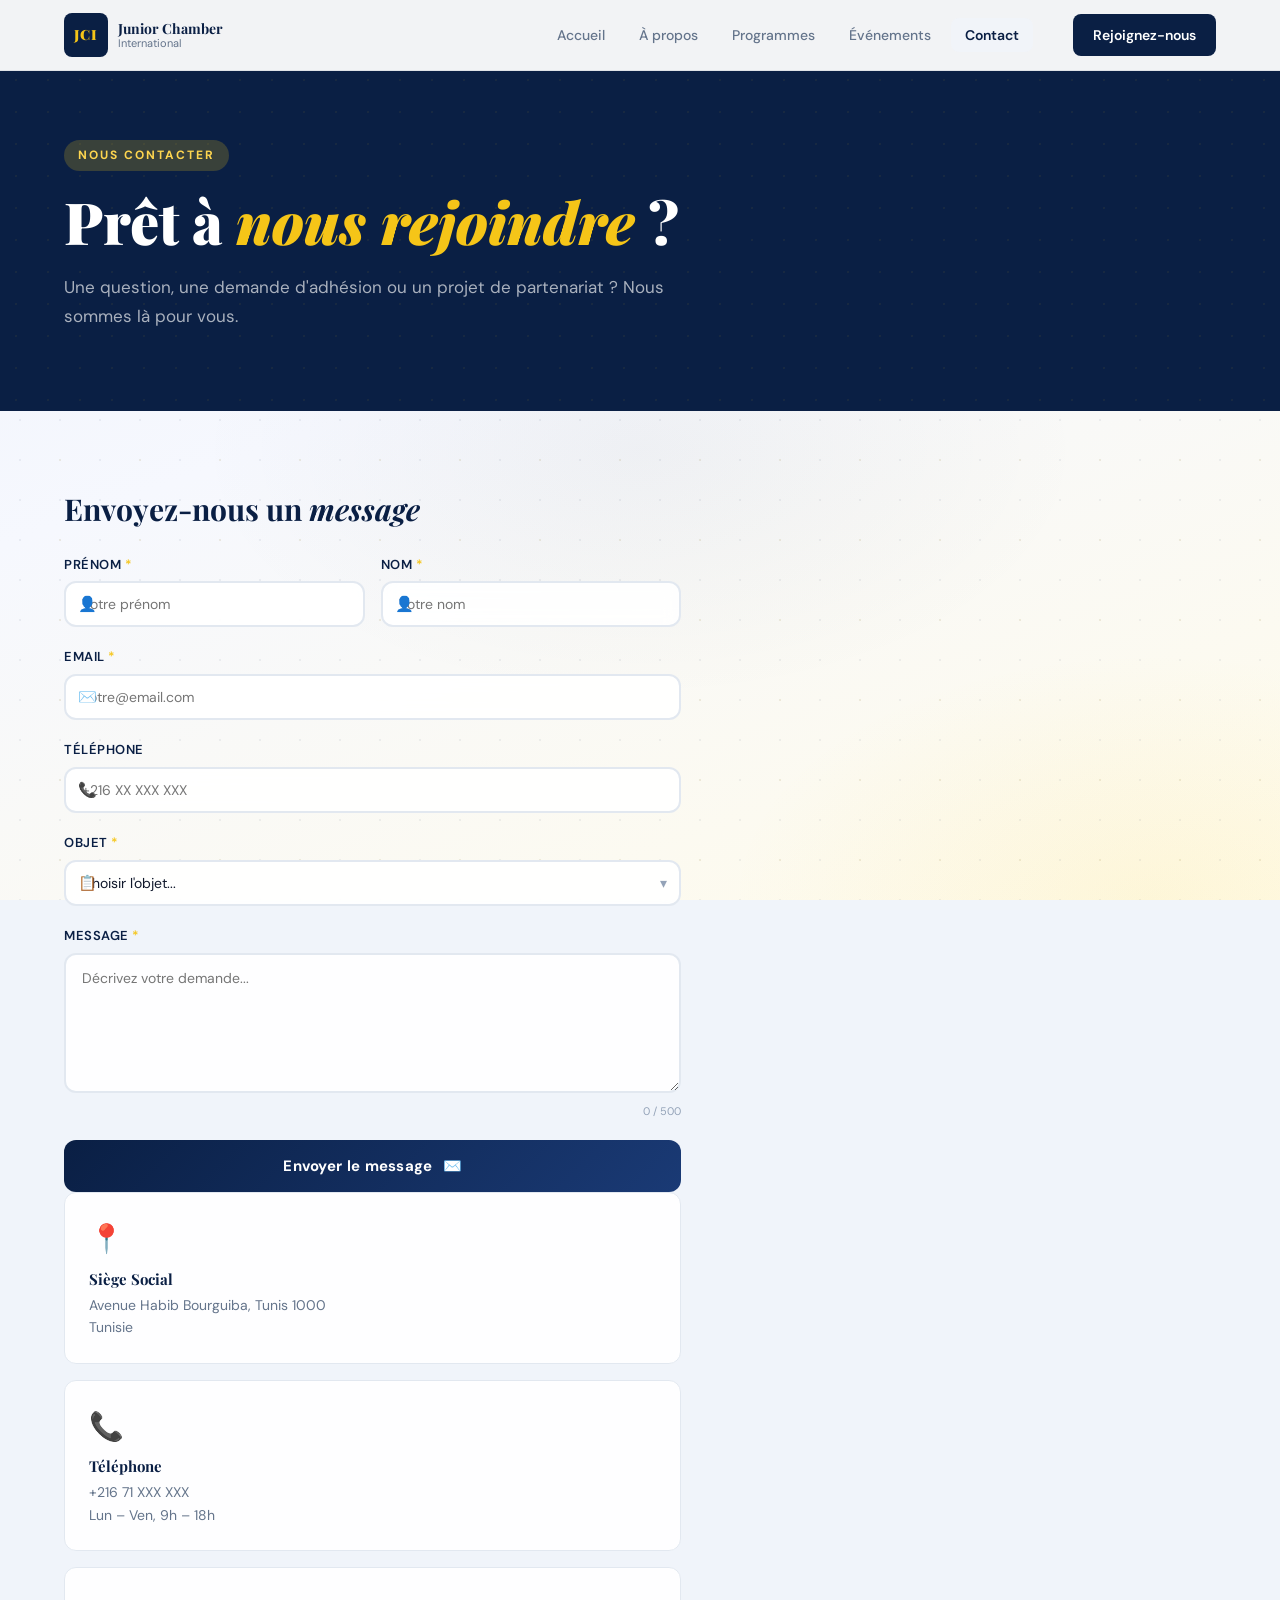
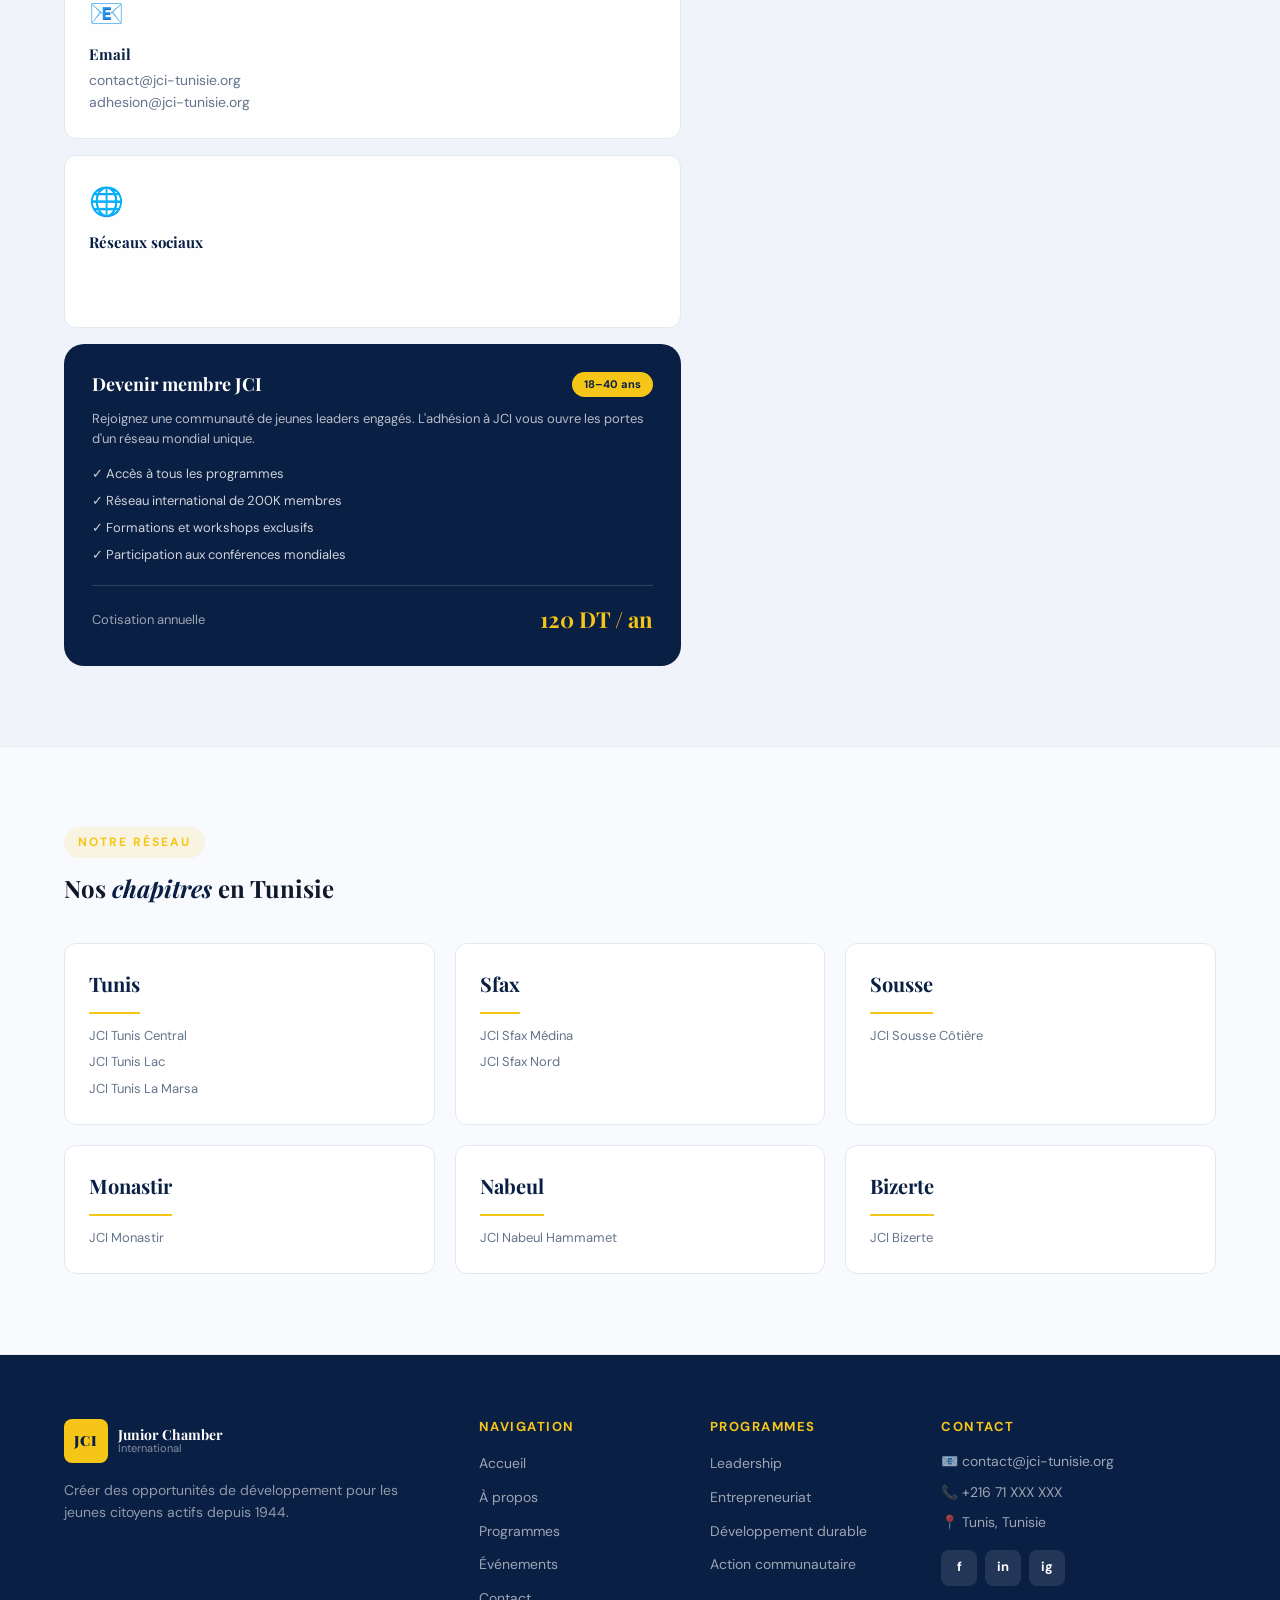
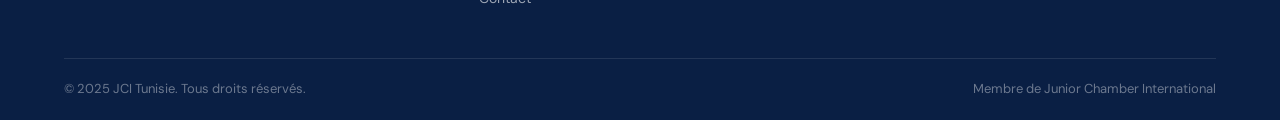
<file: Contact.html>
<!DOCTYPE html>
<html lang="fr">
<head>
  <meta charset="UTF-8">
  <meta name="viewport" content="width=device-width, initial-scale=1.0">
  <title>Contact — JCI Tunisie</title>
  <link rel="preconnect" href="https://fonts.googleapis.com">
  <link href="https://fonts.googleapis.com/css2?family=Playfair+Display:wght@400;700;900&family=DM+Sans:wght@300;400;500;600&display=swap" rel="stylesheet">
  <style>/* =============================================
   JCI Tunisie — Main Stylesheet
   Palette: #0A1F44 (Navy), #FFFFFF (White), #F5C518 (Gold/Yellow)
============================================= */

:root {
  --navy: #0A1F44;
  --navy-mid: #132d5e;
  --navy-light: #1a3a75;
  --gold: #F5C518;
  --gold-light: #fdd54f;
  --gold-pale: #FEF3C7;
  --white: #FFFFFF;
  --off-white: #F8F9FC;
  --gray-100: #f1f4f9;
  --gray-200: #e2e8f0;
  --gray-400: #94a3b8;
  --gray-600: #64748b;
  --gray-800: #1e293b;
  --text: #0f172a;
  --shadow-sm: 0 2px 8px rgba(10, 31, 68, 0.08);
  --shadow-md: 0 8px 32px rgba(10, 31, 68, 0.12);
  --shadow-lg: 0 20px 60px rgba(10, 31, 68, 0.16);
  --radius: 12px;
  --radius-lg: 20px;
}

* { margin: 0; padding: 0; box-sizing: border-box; }

html { scroll-behavior: smooth; }


/* ============ GLOBAL RICH BACKGROUND ============ */
body {
  font-family: 'DM Sans', sans-serif;
  color: var(--text);
  background: #f0f4fa;
  overflow-x: hidden;
  line-height: 1.6;
  position: relative;
}

body::before {
  content: '';
  position: fixed;
  inset: 0;
  z-index: -3;
  background:
    radial-gradient(ellipse 80% 60% at 10% 0%, rgba(10,31,68,0.07) 0%, transparent 60%),
    radial-gradient(ellipse 60% 50% at 90% 100%, rgba(245,197,24,0.09) 0%, transparent 55%),
    radial-gradient(ellipse 50% 40% at 50% 50%, rgba(10,31,68,0.04) 0%, transparent 70%),
    linear-gradient(160deg, #eef2fa 0%, #f6f8fe 40%, #fffbea 100%);
  pointer-events: none;
}

body::after {
  content: '';
  position: fixed;
  inset: 0;
  z-index: -2;
  background-image:
    radial-gradient(circle, rgba(10,31,68,0.055) 1.5px, transparent 1.5px),
    radial-gradient(circle, rgba(245,197,24,0.07) 1px, transparent 1px);
  background-size: 40px 40px, 80px 80px;
  background-position: 0 0, 20px 20px;
  pointer-events: none;
}


h1, h2, h3, h4 {
  font-family: 'Playfair Display', serif;
  line-height: 1.2;
}

em { font-style: italic; color: var(--navy); }

a { text-decoration: none; color: inherit; }

.container {
  max-width: 1200px;
  margin: 0 auto;
  padding: 0 24px;
}

/* ============ NAVBAR ============ */
#navbar {
  position: fixed;
  top: 0;
  left: 0;
  right: 0;
  z-index: 1000;
  background: rgba(255,255,255,0.95);
  backdrop-filter: blur(12px);
  border-bottom: 1px solid rgba(10,31,68,0.08);
  transition: all 0.3s ease;
}

#navbar.scrolled {
  box-shadow: var(--shadow-md);
}

.nav-container {
  max-width: 1200px;
  margin: 0 auto;
  padding: 0 24px;
  height: 70px;
  display: flex;
  align-items: center;
  gap: 40px;
}

.logo {
  display: flex;
  align-items: center;
  gap: 10px;
  flex-shrink: 0;
}

.logo-mark {
  width: 44px;
  height: 44px;
  background: var(--navy);
  color: var(--gold);
  font-family: 'Playfair Display', serif;
  font-weight: 900;
  font-size: 14px;
  display: flex;
  align-items: center;
  justify-content: center;
  border-radius: 8px;
  letter-spacing: 1px;
}

.logo-text {
  display: flex;
  flex-direction: column;
  line-height: 1.1;
}

.logo-main {
  font-family: 'Playfair Display', serif;
  font-size: 14px;
  font-weight: 700;
  color: var(--navy);
}

.logo-sub {
  font-size: 11px;
  color: var(--gray-600);
  font-weight: 400;
}

.nav-links {
  display: flex;
  list-style: none;
  gap: 6px;
  margin-left: auto;
}

.nav-links a {
  font-size: 14px;
  font-weight: 500;
  color: var(--gray-600);
  padding: 8px 14px;
  border-radius: 8px;
  transition: all 0.2s;
}

.nav-links a:hover,
.nav-links a.active {
  color: var(--navy);
  background: var(--gray-100);
}

.nav-links a.active {
  font-weight: 600;
}

.nav-cta {
  background: var(--navy);
  color: var(--white) !important;
  padding: 10px 20px;
  border-radius: 8px;
  font-size: 14px;
  font-weight: 600;
  transition: all 0.2s;
  white-space: nowrap;
}

.nav-cta:hover {
  background: var(--navy-light);
  transform: translateY(-1px);
  box-shadow: var(--shadow-sm);
}

.hamburger {
  display: none;
  flex-direction: column;
  gap: 5px;
  background: none;
  border: none;
  cursor: pointer;
  padding: 4px;
  margin-left: auto;
}

.hamburger span {
  width: 24px;
  height: 2px;
  background: var(--navy);
  border-radius: 2px;
  transition: all 0.3s;
}

/* ============ BUTTONS ============ */
.btn-primary {
  display: inline-flex;
  align-items: center;
  gap: 8px;
  background: var(--navy);
  color: var(--white);
  padding: 14px 28px;
  border-radius: var(--radius);
  font-size: 15px;
  font-weight: 600;
  transition: all 0.2s;
  border: none;
  cursor: pointer;
}

.btn-primary:hover {
  background: var(--navy-light);
  transform: translateY(-2px);
  box-shadow: 0 8px 24px rgba(10,31,68,0.25);
}

.btn-primary.large { padding: 16px 36px; font-size: 16px; }
.btn-primary.full-width { width: 100%; justify-content: center; }

.btn-secondary {
  display: inline-flex;
  align-items: center;
  gap: 8px;
  color: var(--navy);
  padding: 14px 28px;
  border-radius: var(--radius);
  font-size: 15px;
  font-weight: 600;
  transition: all 0.2s;
  border: 2px solid transparent;
}

.btn-secondary:hover {
  background: var(--gray-100);
}

.btn-outline {
  display: inline-flex;
  align-items: center;
  gap: 8px;
  color: var(--navy);
  padding: 12px 24px;
  border-radius: var(--radius);
  font-size: 14px;
  font-weight: 600;
  border: 2px solid var(--navy);
  transition: all 0.2s;
}

.btn-outline:hover {
  background: var(--navy);
  color: var(--white);
}

.btn-small {
  display: inline-flex;
  align-items: center;
  background: var(--navy);
  color: var(--white);
  padding: 8px 18px;
  border-radius: 8px;
  font-size: 13px;
  font-weight: 600;
  transition: all 0.2s;
}

.btn-small:hover {
  background: var(--navy-light);
}

/* ============ SECTION LABELS ============ */
.section-label {
  display: inline-block;
  font-size: 12px;
  font-weight: 700;
  letter-spacing: 2px;
  text-transform: uppercase;
  color: var(--gold);
  background: rgba(245, 197, 24, 0.12);
  padding: 6px 14px;
  border-radius: 100px;
  margin-bottom: 16px;
}

.section-label.light {
  color: var(--gold-light);
  background: rgba(245, 197, 24, 0.2);
}

.section-title {
  font-size: clamp(28px, 4vw, 42px);
  font-weight: 700;
  color: var(--navy);
  margin-bottom: 12px;
}

.section-title em {
  color: var(--navy);
}

.section-title.light { color: var(--white); }
.section-title.light em { color: var(--gold); }

/* ============ HERO ============ */
.hero {
  min-height: 100vh;
  display: grid;
  grid-template-columns: 1fr 1fr;
  align-items: center;
  gap: 60px;
  padding: 120px 80px 80px;
  max-width: 1400px;
  margin: 0 auto;
  position: relative;
}

.hero-bg {
  position: fixed;
  inset: 0;
  z-index: -1;
  overflow: hidden;
  pointer-events: none;
}

.hero-shape {
  position: absolute;
  border-radius: 50%;
  filter: blur(90px);
  opacity: 0.13;
}

.hero-shape-1 {
  width: 700px;
  height: 700px;
  background: var(--navy);
  top: -180px;
  right: -160px;
  animation: bgPulse 8s ease-in-out infinite;
}

.hero-shape-2 {
  width: 500px;
  height: 500px;
  background: var(--gold);
  bottom: 60px;
  left: -120px;
  animation: bgPulse 10s ease-in-out infinite reverse;
}

.hero-shape-3 {
  width: 300px;
  height: 300px;
  background: #234899;
  top: 40%;
  left: 40%;
  opacity: 0.07;
  animation: bgPulse 12s ease-in-out infinite 2s;
}

.hero-dots {
  position: absolute;
  inset: 0;
  background-image: radial-gradient(circle, rgba(10,31,68,0.06) 1px, transparent 1px);
  background-size: 32px 32px;
}

@keyframes bgPulse {
  0%, 100% { transform: scale(1) translate(0, 0); }
  33% { transform: scale(1.08) translate(20px, -20px); }
  66% { transform: scale(0.95) translate(-15px, 15px); }
}

.hero-badge {
  display: inline-flex;
  align-items: center;
  gap: 8px;
  background: var(--gold-pale);
  color: var(--navy);
  border: 1px solid var(--gold);
  padding: 8px 16px;
  border-radius: 100px;
  font-size: 13px;
  font-weight: 600;
  margin-bottom: 28px;
  animation: fadeInUp 0.6s ease both;
}

.hero-title {
  font-size: clamp(40px, 5vw, 68px);
  font-weight: 900;
  color: var(--navy);
  margin-bottom: 24px;
  line-height: 1.05;
  animation: fadeInUp 0.6s ease 0.1s both;
}

.hero-accent {
  color: var(--gold);
  position: relative;
}

.hero-desc {
  font-size: 17px;
  color: var(--gray-600);
  line-height: 1.7;
  max-width: 480px;
  margin-bottom: 36px;
  animation: fadeInUp 0.6s ease 0.2s both;
}

.hero-actions {
  display: flex;
  gap: 12px;
  flex-wrap: wrap;
  margin-bottom: 48px;
  animation: fadeInUp 0.6s ease 0.3s both;
}

.hero-stats {
  display: flex;
  align-items: center;
  gap: 0;
  animation: fadeInUp 0.6s ease 0.4s both;
}

.stat { text-align: center; padding: 0 28px; }
.stat:first-child { padding-left: 0; }

.stat-num {
  display: block;
  font-family: 'Playfair Display', serif;
  font-size: 28px;
  font-weight: 900;
  color: var(--navy);
}

.stat-label {
  display: block;
  font-size: 12px;
  color: var(--gray-600);
  margin-top: 2px;
}

.stat-divider {
  width: 1px;
  height: 40px;
  background: var(--gray-200);
}

/* Hero Visual */
.hero-visual {
  position: relative;
  height: 500px;
  animation: fadeIn 0.8s ease 0.5s both;
}

.hero-circle {
  width: 360px;
  height: 360px;
  background: linear-gradient(135deg, var(--navy) 0%, var(--navy-light) 100%);
  border-radius: 50%;
  position: absolute;
  top: 50%;
  left: 50%;
  transform: translate(-50%, -50%);
  display: flex;
  align-items: center;
  justify-content: center;
  box-shadow: 0 30px 80px rgba(10,31,68,0.3);
}

.hero-circle-inner {
  text-align: center;
  color: var(--white);
}

.globe-icon { font-size: 60px; margin-bottom: 8px; }

.hero-circle-inner p {
  font-family: 'Playfair Display', serif;
  font-size: 20px;
  font-weight: 700;
  line-height: 1.3;
  color: var(--gold);
}

.hero-card {
  position: absolute;
  background: rgba(255,255,255,0.9);
  border-radius: var(--radius);
  padding: 16px 20px;
  display: flex;
  align-items: center;
  gap: 12px;
  box-shadow: var(--shadow-md);
  border: 1px solid var(--gray-200);
  animation: float 4s ease-in-out infinite;
}

.hero-card-1 { top: 40px; left: 0; animation-delay: 0s; }
.hero-card-2 { bottom: 60px; right: 0; animation-delay: 2s; }

.card-icon { font-size: 28px; }

.card-text {
  font-size: 13px;
  color: var(--gray-600);
  line-height: 1.4;
}

.card-text strong {
  display: block;
  font-size: 14px;
  color: var(--navy);
  font-weight: 600;
}

/* ============ MISSION ============ */
.mission {
  padding: 100px 0;
  background: rgba(255,255,255,0.55);
  backdrop-filter: blur(8px);
  border-top: 1px solid rgba(10,31,68,0.06);
  border-bottom: 1px solid rgba(10,31,68,0.06);
}

.mission-grid {
  display: grid;
  grid-template-columns: repeat(4, 1fr);
  gap: 24px;
  margin-top: 48px;
}

.mission-card {
  background: rgba(255,255,255,0.9);
  border-radius: var(--radius-lg);
  padding: 32px 28px;
  border: 1px solid var(--gray-200);
  transition: all 0.3s ease;
  position: relative;
  overflow: hidden;
}

.mission-card::before {
  content: '';
  position: absolute;
  top: 0;
  left: 0;
  right: 0;
  height: 3px;
  background: var(--gold);
  transform: scaleX(0);
  transition: transform 0.3s;
}

.mission-card:hover {
  transform: translateY(-6px);
  box-shadow: var(--shadow-md);
  border-color: transparent;
}

.mission-card:hover::before { transform: scaleX(1); }

.mission-icon { font-size: 36px; margin-bottom: 16px; }

.mission-card h3 {
  font-size: 18px;
  color: var(--navy);
  margin-bottom: 10px;
  font-weight: 700;
}

.mission-card p {
  font-size: 14px;
  color: var(--gray-600);
  line-height: 1.6;
}

/* ============ EVENTS PREVIEW ============ */
.events-preview {
  padding: 100px 0;
  background: transparent;
}

.events-header {
  display: flex;
  justify-content: space-between;
  align-items: flex-end;
  margin-bottom: 48px;
}

.events-grid {
  display: grid;
  grid-template-columns: 1.4fr 1fr;
  gap: 24px;
}

.event-card {
  background: rgba(255,255,255,0.9);
  border-radius: var(--radius-lg);
  border: 1px solid var(--gray-200);
  overflow: hidden;
  transition: all 0.3s;
}

.event-card:hover {
  box-shadow: var(--shadow-md);
  transform: translateY(-4px);
}

.event-featured {
  padding: 40px;
  background: linear-gradient(135deg, var(--navy) 0%, var(--navy-light) 100%);
  color: var(--white);
}

.event-date {
  display: flex;
  flex-direction: column;
  line-height: 1;
  margin-bottom: 16px;
}

.event-day {
  font-family: 'Playfair Display', serif;
  font-size: 48px;
  font-weight: 900;
  color: var(--gold);
}

.event-month {
  font-size: 14px;
  font-weight: 600;
  text-transform: uppercase;
  letter-spacing: 2px;
  color: rgba(255,255,255,0.7);
}

.event-tag {
  display: inline-block;
  background: var(--gold);
  color: var(--navy);
  font-size: 11px;
  font-weight: 700;
  text-transform: uppercase;
  letter-spacing: 1px;
  padding: 4px 12px;
  border-radius: 100px;
  margin-bottom: 16px;
}

.event-featured h3 {
  font-size: 22px;
  color: var(--white);
  margin-bottom: 12px;
}

.event-featured p {
  font-size: 14px;
  color: rgba(255,255,255,0.75);
  line-height: 1.6;
  margin-bottom: 20px;
}

.event-meta {
  display: flex;
  flex-direction: column;
  gap: 6px;
  margin-bottom: 24px;
}

.event-meta span {
  font-size: 13px;
  color: rgba(255,255,255,0.7);
}

.event-link {
  display: inline-flex;
  align-items: center;
  gap: 6px;
  color: var(--gold);
  font-size: 14px;
  font-weight: 600;
  transition: gap 0.2s;
}

.event-link:hover { gap: 10px; }

.events-list { display: flex; flex-direction: column; gap: 16px; }

.event-item {
  background: rgba(255,255,255,0.9);
  border: 1px solid var(--gray-200);
  border-radius: var(--radius);
  padding: 20px;
  display: flex;
  gap: 16px;
  transition: all 0.2s;
}

.event-item:hover {
  border-color: var(--navy);
  box-shadow: var(--shadow-sm);
}

.event-date-small {
  display: flex;
  flex-direction: column;
  align-items: center;
  min-width: 48px;
  line-height: 1.1;
}

.event-date-small span:first-child {
  font-family: 'Playfair Display', serif;
  font-size: 28px;
  font-weight: 900;
  color: var(--navy);
}

.event-date-small span:last-child {
  font-size: 11px;
  font-weight: 600;
  text-transform: uppercase;
  color: var(--gray-400);
}

.event-info h4 {
  font-size: 15px;
  color: var(--navy);
  margin: 4px 0 6px;
}

.event-info p { font-size: 13px; color: var(--gray-400); }

.event-tag-small {
  font-size: 10px;
  font-weight: 700;
  text-transform: uppercase;
  letter-spacing: 1px;
  padding: 3px 10px;
  border-radius: 100px;
  background: var(--gold-pale);
  color: var(--navy);
}

/* ============ VALUES ============ */
.values {
  padding: 100px 0;
  background: var(--navy);
  position: relative;
  overflow: hidden;
}

.values-bg {
  position: absolute;
  inset: 0;
  background-image: radial-gradient(circle, rgba(245,197,24,0.05) 1px, transparent 1px);
  background-size: 40px 40px;
}

.values-grid {
  display: grid;
  grid-template-columns: repeat(4, 1fr);
  gap: 32px;
  margin-top: 48px;
  position: relative;
}

.value-item {
  padding: 32px;
  border: 1px solid rgba(255,255,255,0.1);
  border-radius: var(--radius-lg);
  transition: all 0.3s;
}

.value-item:hover {
  background: rgba(255,255,255,0.05);
  border-color: var(--gold);
}

.value-num {
  font-family: 'Playfair Display', serif;
  font-size: 42px;
  font-weight: 900;
  color: rgba(245,197,24,0.2);
  margin-bottom: 12px;
  line-height: 1;
}

.value-item h3 {
  font-size: 17px;
  color: var(--white);
  margin-bottom: 10px;
}

.value-item p { font-size: 14px; color: rgba(255,255,255,0.55); line-height: 1.6; }

/* ============ CTA ============ */
.cta { padding: 80px 0; }

.cta-box {
  background: linear-gradient(135deg, var(--gold-pale) 0%, #fff8d6 100%);
  border: 2px solid var(--gold);
  border-radius: var(--radius-lg);
  padding: 64px;
  display: grid;
  grid-template-columns: 1fr 1fr;
  gap: 48px;
  align-items: center;
}

.cta-content h2 {
  font-size: 38px;
  font-weight: 900;
  color: var(--navy);
  margin-bottom: 16px;
}

.cta-content h2 em { color: var(--gold); font-style: italic; }

.cta-content p {
  font-size: 16px;
  color: var(--gray-600);
  margin-bottom: 28px;
  line-height: 1.6;
}

.cta-visual {
  display: flex;
  align-items: center;
  justify-content: center;
  gap: -20px;
  position: relative;
  height: 200px;
}

.cta-circle {
  width: 110px;
  height: 110px;
  border-radius: 50%;
  display: flex;
  align-items: center;
  justify-content: center;
  font-size: 13px;
  font-weight: 700;
  position: absolute;
  text-align: center;
  border: 3px solid var(--navy);
}

.cta-circle.c1 { background: var(--navy); color: var(--white); top: 10px; left: 30%; }
.cta-circle.c2 { background: var(--gold); color: var(--navy); top: 60px; left: 50%; }
.cta-circle.c3 { background: rgba(255,255,255,0.9); color: var(--navy); top: 10px; right: 10%; }

/* ============ FOOTER ============ */
footer {
  background: var(--navy);
  color: var(--white);
  padding: 64px 0 0;
}

.footer-grid {
  display: grid;
  grid-template-columns: 2fr 1fr 1fr 1.5fr;
  gap: 48px;
  padding-bottom: 48px;
  border-bottom: 1px solid rgba(255,255,255,0.1);
}

.footer-brand .logo { margin-bottom: 16px; }
.footer-brand .logo-mark { background: var(--gold); color: var(--navy); }
.footer-brand .logo-main { color: var(--white); }
.footer-brand .logo-sub { color: rgba(255,255,255,0.5); }
.footer-brand p { font-size: 14px; color: rgba(255,255,255,0.55); line-height: 1.6; }

.footer-links h4 {
  font-family: 'DM Sans', sans-serif;
  font-size: 13px;
  font-weight: 700;
  text-transform: uppercase;
  letter-spacing: 1.5px;
  color: var(--gold);
  margin-bottom: 16px;
}

.footer-links ul { list-style: none; display: flex; flex-direction: column; gap: 8px; }

.footer-links a {
  font-size: 14px;
  color: rgba(255,255,255,0.6);
  transition: color 0.2s;
}

.footer-links a:hover { color: var(--white); }

.footer-contact h4 {
  font-family: 'DM Sans', sans-serif;
  font-size: 13px;
  font-weight: 700;
  text-transform: uppercase;
  letter-spacing: 1.5px;
  color: var(--gold);
  margin-bottom: 16px;
}

.footer-contact p {
  font-size: 14px;
  color: rgba(255,255,255,0.6);
  margin-bottom: 8px;
}

.social-links {
  display: flex;
  gap: 8px;
  margin-top: 16px;
  flex-wrap: wrap;
}

.social-btn {
  width: 36px;
  height: 36px;
  background: rgba(255,255,255,0.1);
  border-radius: 8px;
  display: flex;
  align-items: center;
  justify-content: center;
  font-size: 13px;
  font-weight: 700;
  color: var(--white);
  transition: all 0.2s;
}

.social-btn:hover { background: var(--gold); color: var(--navy); }

.social-links.large .social-btn {
  width: auto;
  padding: 8px 14px;
  font-size: 12px;
}

.footer-bottom {
  padding: 20px 0;
  display: flex;
  justify-content: space-between;
  align-items: center;
}

.footer-bottom p {
  font-size: 13px;
  color: rgba(255,255,255,0.4);
}

/* ============ PAGE HERO ============ */
.page-hero {
  background: var(--navy);
  padding: 140px 0 80px;
  position: relative;
  overflow: hidden;
}

.page-hero-bg {
  position: absolute;
  inset: 0;
  background-image: radial-gradient(circle, rgba(245,197,24,0.06) 1px, transparent 1px);
  background-size: 32px 32px;
}

.page-hero .container { position: relative; }

.page-hero h1 {
  font-size: clamp(36px, 5vw, 58px);
  font-weight: 900;
  color: var(--white);
  margin-bottom: 16px;
}

.page-hero h1 em { color: var(--gold); font-style: italic; }

.page-hero p {
  font-size: 17px;
  color: rgba(255,255,255,0.65);
  max-width: 600px;
  line-height: 1.7;
}

/* ============ ABOUT PAGE ============ */
.about-section { padding: 100px 0; background: transparent; }

.about-grid {
  display: grid;
  grid-template-columns: 1fr 1fr;
  gap: 80px;
  align-items: start;
}

.about-text p {
  font-size: 16px;
  color: var(--gray-600);
  line-height: 1.7;
  margin-bottom: 16px;
}

.about-facts {
  display: flex;
  gap: 40px;
  margin-top: 32px;
  padding-top: 32px;
  border-top: 2px solid var(--gray-100);
}

.fact { text-align: center; }

.fact-num {
  display: block;
  font-family: 'Playfair Display', serif;
  font-size: 32px;
  font-weight: 900;
  color: var(--navy);
}

.fact-label { font-size: 13px; color: var(--gray-400); }

.timeline { position: relative; }

.timeline::before {
  content: '';
  position: absolute;
  left: 60px;
  top: 0;
  bottom: 0;
  width: 2px;
  background: var(--gray-200);
}

.timeline-item {
  display: grid;
  grid-template-columns: 120px 1fr;
  gap: 24px;
  margin-bottom: 32px;
  position: relative;
}

.timeline-item::before {
  content: '';
  width: 12px;
  height: 12px;
  background: var(--gold);
  border: 3px solid var(--navy);
  border-radius: 50%;
  position: absolute;
  left: 54px;
  top: 4px;
}

.timeline-year {
  text-align: right;
  font-family: 'Playfair Display', serif;
  font-size: 15px;
  font-weight: 700;
  color: var(--navy);
  padding-right: 16px;
  padding-top: 2px;
}

.timeline-content h4 {
  font-size: 15px;
  color: var(--navy);
  margin-bottom: 6px;
}

.timeline-content p { font-size: 13px; color: var(--gray-600); line-height: 1.5; }

.jci-local { padding: 80px 0; background: rgba(255,255,255,0.55); backdrop-filter: blur(6px); border-top: 1px solid rgba(10,31,68,0.06); border-bottom: 1px solid rgba(10,31,68,0.06); }

.local-grid {
  display: grid;
  grid-template-columns: repeat(3, 1fr);
  gap: 24px;
  margin-top: 40px;
}

.local-card {
  background: rgba(255,255,255,0.9);
  border-radius: var(--radius-lg);
  padding: 32px;
  border: 1px solid var(--gray-200);
  text-align: center;
  transition: all 0.3s;
}

.local-card:hover { transform: translateY(-4px); box-shadow: var(--shadow-md); }

.local-icon { font-size: 40px; margin-bottom: 16px; }

.local-card h3 { font-size: 18px; color: var(--navy); margin-bottom: 10px; }
.local-card p { font-size: 14px; color: var(--gray-600); line-height: 1.6; }

.team { padding: 80px 0; }

.team-grid {
  display: grid;
  grid-template-columns: repeat(4, 1fr);
  gap: 24px;
  margin-top: 40px;
}

.team-card {
  text-align: center;
  padding: 32px 24px;
  background: rgba(255,255,255,0.8);
  backdrop-filter: blur(10px);
  border: 1px solid rgba(255,255,255,0.95);
  box-shadow: 0 4px 20px rgba(10,31,68,0.07);
  border-radius: var(--radius-lg);
  transition: all 0.3s;
}

.team-card:hover { box-shadow: var(--shadow-md); transform: translateY(-4px); }

.team-avatar {
  width: 80px;
  height: 80px;
  background: var(--navy);
  border-radius: 50%;
  display: flex;
  align-items: center;
  justify-content: center;
  font-size: 32px;
  margin: 0 auto 16px;
}

.team-card h3 { font-size: 17px; color: var(--navy); margin-bottom: 4px; }

.team-role {
  display: block;
  font-size: 12px;
  font-weight: 700;
  text-transform: uppercase;
  letter-spacing: 1px;
  color: var(--gold);
  margin-bottom: 10px;
}

.team-card p { font-size: 13px; color: var(--gray-600); line-height: 1.5; }

/* ============ PROGRAMMES PAGE ============ */
.programs { padding: 80px 0; }

.programs-intro {
  text-align: center;
  max-width: 600px;
  margin: 0 auto 64px;
}

.programs-intro p { font-size: 16px; color: var(--gray-600); margin-top: 12px; line-height: 1.6; }

.program-feature {
  display: grid;
  grid-template-columns: 1fr 1fr;
  gap: 64px;
  align-items: center;
  margin-bottom: 80px;
  padding-bottom: 80px;
  border-bottom: 1px solid var(--gray-100);
}

.program-feature.reverse {
  direction: rtl;
}

.program-feature.reverse > * { direction: ltr; }

.program-num {
  font-family: 'Playfair Display', serif;
  font-size: 80px;
  font-weight: 900;
  color: var(--gray-100);
  line-height: 1;
  margin-bottom: -16px;
}

.program-feature-content h2 { font-size: 32px; margin-bottom: 16px; }

.program-feature-content p {
  font-size: 15px;
  color: var(--gray-600);
  line-height: 1.7;
  margin-bottom: 24px;
}

.program-list {
  list-style: none;
  display: flex;
  flex-direction: column;
  gap: 8px;
  margin-bottom: 28px;
}

.program-list li { font-size: 14px; color: var(--gray-600); }

.program-feature-visual {
  border-radius: var(--radius-lg);
  padding: 48px 40px;
  display: flex;
  flex-direction: column;
  align-items: center;
  justify-content: center;
  gap: 32px;
  min-height: 280px;
}

.program-feature-visual.blue { background: linear-gradient(135deg, var(--navy) 0%, var(--navy-light) 100%); }
.program-feature-visual.yellow { background: linear-gradient(135deg, #c9991f 0%, var(--gold) 100%); }
.program-feature-visual.green { background: linear-gradient(135deg, #1a5740 0%, #28a16e 100%); }
.program-feature-visual.navy { background: linear-gradient(135deg, #0a1f44 0%, #234899 100%); }

.program-icon-large { font-size: 64px; }

.program-stats { display: flex; gap: 32px; }

.p-stat { text-align: center; color: var(--white); }
.p-stat strong { display: block; font-family: 'Playfair Display', serif; font-size: 28px; font-weight: 900; }
.p-stat span { font-size: 12px; opacity: 0.7; }

.program-feature-visual.yellow .p-stat { color: var(--navy); }

.testimonials { padding: 80px 0; background: rgba(255,255,255,0.55); backdrop-filter: blur(6px); border-top: 1px solid rgba(10,31,68,0.06); border-bottom: 1px solid rgba(10,31,68,0.06); }

.testimonials-grid {
  display: grid;
  grid-template-columns: repeat(3, 1fr);
  gap: 24px;
  margin-top: 40px;
}

.testimonial-card {
  background: rgba(255,255,255,0.9);
  border-radius: var(--radius-lg);
  padding: 32px;
  border: 1px solid var(--gray-200);
  position: relative;
}

.quote {
  font-family: 'Playfair Display', serif;
  font-size: 80px;
  color: var(--gold);
  line-height: 0.5;
  margin-bottom: 16px;
  opacity: 0.6;
}

.testimonial-card p {
  font-size: 15px;
  color: var(--gray-600);
  line-height: 1.7;
  margin-bottom: 24px;
  font-style: italic;
}

.testimonial-author {
  display: flex;
  align-items: center;
  gap: 12px;
}

.author-avatar {
  width: 48px;
  height: 48px;
  background: var(--navy);
  border-radius: 50%;
  display: flex;
  align-items: center;
  justify-content: center;
  font-size: 22px;
}

.testimonial-author strong { display: block; font-size: 14px; color: var(--navy); }
.testimonial-author span { font-size: 12px; color: var(--gray-400); }

/* ============ EVENTS PAGE ============ */
.events-section { padding: 80px 0; }

.filter-tabs {
  display: flex;
  gap: 8px;
  flex-wrap: wrap;
  margin-bottom: 40px;
}

.filter-btn {
  padding: 10px 20px;
  border-radius: 100px;
  border: 2px solid var(--gray-200);
  background: rgba(255,255,255,0.9);
  font-size: 13px;
  font-weight: 600;
  color: var(--gray-600);
  cursor: pointer;
  transition: all 0.2s;
}

.filter-btn:hover, .filter-btn.active {
  background: var(--navy);
  border-color: var(--navy);
  color: var(--white);
}

.events-full-grid {
  display: grid;
  grid-template-columns: repeat(2, 1fr);
  gap: 24px;
}

.ev-card {
  background: rgba(255,255,255,0.9);
  border: 1px solid var(--gray-200);
  border-radius: var(--radius-lg);
  overflow: hidden;
  display: grid;
  grid-template-columns: 80px 1fr;
  transition: all 0.3s;
}

.ev-card:hover { box-shadow: var(--shadow-md); transform: translateY(-4px); }

.ev-card[style*="display: none"] { display: none !important; }

.ev-date {
  background: var(--navy);
  display: flex;
  flex-direction: column;
  align-items: center;
  justify-content: center;
  padding: 16px 8px;
  gap: 4px;
}

.ev-day {
  font-family: 'Playfair Display', serif;
  font-size: 28px;
  font-weight: 900;
  color: var(--gold);
  line-height: 1;
}

.ev-month {
  font-size: 9px;
  font-weight: 700;
  text-transform: uppercase;
  letter-spacing: 1px;
  color: rgba(255,255,255,0.6);
}

.ev-body { padding: 24px; }

.ev-tag {
  display: inline-block;
  font-size: 10px;
  font-weight: 700;
  text-transform: uppercase;
  letter-spacing: 1px;
  padding: 4px 12px;
  border-radius: 100px;
  margin-bottom: 10px;
}

.ev-tag.conference { background: #dbeafe; color: #1d4ed8; }
.ev-tag.formation { background: var(--gold-pale); color: #92400e; }
.ev-tag.social { background: #fce7f3; color: #9d174d; }
.ev-tag.communautaire { background: #d1fae5; color: #065f46; }

.ev-body h3 { font-size: 16px; color: var(--navy); margin-bottom: 8px; }
.ev-body p { font-size: 13px; color: var(--gray-600); line-height: 1.5; margin-bottom: 12px; }

.ev-meta {
  display: flex;
  flex-wrap: wrap;
  gap: 8px;
  margin-bottom: 16px;
}

.ev-meta span { font-size: 12px; color: var(--gray-400); }

.ev-footer {
  display: flex;
  justify-content: space-between;
  align-items: center;
  padding-top: 12px;
  border-top: 1px solid var(--gray-100);
}

.ev-price { font-size: 13px; font-weight: 600; color: var(--navy); }

.newsletter { padding: 80px 0; background: var(--navy); }

.newsletter-box {
  display: flex;
  justify-content: space-between;
  align-items: center;
  gap: 40px;
}

.newsletter-box h2 { font-size: 32px; color: var(--white); }
.newsletter-box h2 em { color: var(--gold); }
.newsletter-box p { font-size: 15px; color: rgba(255,255,255,0.6); margin-top: 8px; }

.newsletter-form { display: flex; gap: 12px; }

.nl-input {
  padding: 14px 20px;
  border-radius: var(--radius);
  border: none;
  background: rgba(255,255,255,0.1);
  color: var(--white);
  font-size: 14px;
  width: 280px;
  outline: none;
  border: 1px solid rgba(255,255,255,0.2);
}

.nl-input::placeholder { color: rgba(255,255,255,0.4); }
.nl-input:focus { border-color: var(--gold); }

/* ============ CONTACT PAGE ============ */
.contact-section { padding: 80px 0; }

.contact-grid {
  display: grid;
  grid-template-columns: 1.3fr 1fr;
  gap: 60px;
}

.contact-form-wrap h2 { font-size: 30px; color: var(--navy); margin-bottom: 28px; }

.contact-form {
  display: flex;
  flex-direction: column;
  gap: 20px;
}

.form-row { display: grid; grid-template-columns: 1fr 1fr; gap: 16px; }

.form-group {
  display: flex;
  flex-direction: column;
  gap: 7px;
  position: relative;
}

.form-group label {
  font-size: 12px;
  font-weight: 700;
  color: var(--navy);
  text-transform: uppercase;
  letter-spacing: 1px;
}

.req { color: var(--gold); }

.input-wrap {
  position: relative;
  display: flex;
  align-items: center;
}

.input-icon {
  position: absolute;
  left: 14px;
  font-size: 15px;
  pointer-events: none;
  z-index: 1;
}

.input-wrap input,
.input-wrap select {
  width: 100%;
  padding: 13px 16px 13px 42px;
  border: 2px solid rgba(10,31,68,0.1);
  border-radius: var(--radius);
  font-size: 14px;
  font-family: 'DM Sans', sans-serif;
  color: var(--text);
  background: rgba(255,255,255,0.8);
  backdrop-filter: blur(8px);
  outline: none;
  transition: all 0.25s ease;
  appearance: none;
}

.input-wrap input:focus,
.input-wrap select:focus {
  border-color: var(--navy);
  background: rgba(255,255,255,0.98);
  box-shadow: 0 0 0 4px rgba(10,31,68,0.07);
  transform: translateY(-1px);
}

.input-wrap input:valid:not(:placeholder-shown) {
  border-color: #10b981;
  background: rgba(240,253,244,0.8);
}

.select-wrap::after {
  content: '▾';
  position: absolute;
  right: 14px;
  font-size: 14px;
  color: var(--gray-400);
  pointer-events: none;
}

.form-group textarea {
  padding: 14px 16px;
  border: 2px solid rgba(10,31,68,0.1);
  border-radius: var(--radius);
  font-size: 14px;
  font-family: 'DM Sans', sans-serif;
  color: var(--text);
  background: rgba(255,255,255,0.8);
  backdrop-filter: blur(8px);
  outline: none;
  resize: vertical;
  min-height: 130px;
  transition: all 0.25s ease;
  line-height: 1.6;
}

.form-group textarea:focus {
  border-color: var(--navy);
  background: rgba(255,255,255,0.98);
  box-shadow: 0 0 0 4px rgba(10,31,68,0.07);
}

.char-count {
  font-size: 11px;
  color: var(--gray-400);
  text-align: right;
  margin-top: 4px;
}

.btn-submit {
  display: flex;
  align-items: center;
  justify-content: center;
  gap: 10px;
  background: linear-gradient(135deg, var(--navy) 0%, var(--navy-light) 100%);
  color: var(--white);
  padding: 16px 32px;
  border-radius: var(--radius);
  font-size: 15px;
  font-weight: 700;
  font-family: 'DM Sans', sans-serif;
  border: none;
  cursor: pointer;
  transition: all 0.3s ease;
  position: relative;
  overflow: hidden;
  letter-spacing: 0.3px;
}

.btn-submit::before {
  content: '';
  position: absolute;
  inset: 0;
  background: linear-gradient(135deg, var(--gold) 0%, #e6b800 100%);
  opacity: 0;
  transition: opacity 0.3s ease;
}

.btn-submit:hover::before { opacity: 1; }
.btn-submit:hover { color: var(--navy); transform: translateY(-2px); box-shadow: 0 10px 28px rgba(10,31,68,0.25); }
.btn-submit:active { transform: translateY(0); }

.btn-text, .btn-icon, .btn-loader { position: relative; z-index: 1; }

.hidden { display: none !important; }

.btn-submit:disabled { opacity: 0.7; cursor: not-allowed; transform: none; }

.form-success {
  text-align: center;
  padding: 52px 32px;
  border: 2px solid #10b981;
  border-radius: var(--radius-lg);
  background: rgba(240,253,244,0.9);
  backdrop-filter: blur(12px);
  animation: fadeInUp 0.5s ease both;
}

.success-anim {
  font-size: 56px;
  margin-bottom: 16px;
  animation: bounceIn 0.6s ease;
}

@keyframes bounceIn {
  0% { transform: scale(0); opacity: 0; }
  60% { transform: scale(1.2); }
  100% { transform: scale(1); opacity: 1; }
}

.form-success h3 { font-size: 22px; color: #065f46; margin-bottom: 10px; }
.form-success p { font-size: 14px; color: #047857; margin-bottom: 20px; line-height: 1.6; }

.contact-form { display: flex; flex-direction: column; gap: 20px; }

.form-row { display: grid; grid-template-columns: 1fr 1fr; gap: 16px; }

.form-group { display: flex; flex-direction: column; gap: 6px; }

.form-group label {
  font-size: 13px;
  font-weight: 600;
  color: var(--navy);
  text-transform: uppercase;
  letter-spacing: 0.5px;
}

.form-group input,
.form-group select,
.form-group textarea {
  padding: 12px 16px;
  border: 2px solid var(--gray-200);
  border-radius: var(--radius);
  font-size: 14px;
  font-family: 'DM Sans', sans-serif;
  color: var(--text);
  background: rgba(255,255,255,0.9);
  outline: none;
  transition: border-color 0.2s;
}

.form-group input:focus,
.form-group select:focus,
.form-group textarea:focus {
  border-color: var(--navy);
}

.form-group textarea { resize: vertical; }

.form-success {
  text-align: center;
  padding: 48px;
  border: 2px solid #10b981;
  border-radius: var(--radius-lg);
  background: #f0fdf4;
}

.form-success.hidden { display: none; }
.success-icon { font-size: 48px; margin-bottom: 16px; }
.form-success h3 { font-size: 22px; color: #065f46; margin-bottom: 8px; }
.form-success p { font-size: 14px; color: #047857; }

.contact-info { display: flex; flex-direction: column; gap: 16px; }

.info-card {
  padding: 24px;
  border: 1px solid var(--gray-200);
  border-radius: var(--radius);
  background: rgba(255,255,255,0.9);
}

.info-icon { font-size: 28px; margin-bottom: 8px; }
.info-card h3 { font-size: 15px; color: var(--navy); margin-bottom: 6px; }
.info-card p { font-size: 14px; color: var(--gray-600); line-height: 1.6; }

.membership-cta {
  background: var(--navy);
  border-radius: var(--radius-lg);
  padding: 28px;
  color: var(--white);
}

.membership-header {
  display: flex;
  justify-content: space-between;
  align-items: center;
  margin-bottom: 12px;
}

.membership-header h3 { font-size: 18px; color: var(--white); }

.membership-badge {
  background: var(--gold);
  color: var(--navy);
  font-size: 11px;
  font-weight: 700;
  padding: 4px 12px;
  border-radius: 100px;
}

.membership-cta p { font-size: 13px; color: rgba(255,255,255,0.7); margin-bottom: 16px; line-height: 1.5; }

.membership-perks { list-style: none; display: flex; flex-direction: column; gap: 6px; margin-bottom: 20px; }
.membership-perks li { font-size: 13px; color: rgba(255,255,255,0.8); }

.membership-price {
  display: flex;
  justify-content: space-between;
  align-items: center;
  padding-top: 16px;
  border-top: 1px solid rgba(255,255,255,0.15);
}

.membership-price span { font-size: 13px; color: rgba(255,255,255,0.6); }
.membership-price strong { font-family: 'Playfair Display', serif; font-size: 22px; color: var(--gold); }

.chapters { padding: 80px 0; background: rgba(255,255,255,0.55); backdrop-filter: blur(6px); border-top: 1px solid rgba(10,31,68,0.06); border-bottom: 1px solid rgba(10,31,68,0.06); }

.chapters-grid {
  display: grid;
  grid-template-columns: repeat(3, 1fr);
  gap: 20px;
  margin-top: 40px;
}

.chapter-card {
  background: rgba(255,255,255,0.9);
  border-radius: var(--radius);
  padding: 24px;
  border: 1px solid var(--gray-200);
}

.chapter-city {
  font-family: 'Playfair Display', serif;
  font-size: 20px;
  font-weight: 700;
  color: var(--navy);
  margin-bottom: 12px;
  padding-bottom: 12px;
  border-bottom: 2px solid var(--gold);
  display: inline-block;
}

.chapter-info {
  display: flex;
  flex-direction: column;
  gap: 6px;
}

.chapter-info span { font-size: 13px; color: var(--gray-600); }

/* ============ ANIMATIONS ============ */
@keyframes fadeInUp {
  from { opacity: 0; transform: translateY(24px); }
  to { opacity: 1; transform: translateY(0); }
}

@keyframes fadeIn {
  from { opacity: 0; }
  to { opacity: 1; }
}

@keyframes float {
  0%, 100% { transform: translateY(0); }
  50% { transform: translateY(-12px); }
}

/* ============ RESPONSIVE ============ */
@media (max-width: 1024px) {
  .hero { grid-template-columns: 1fr; padding: 120px 24px 80px; }
  .hero-visual { display: none; }
  .mission-grid { grid-template-columns: repeat(2, 1fr); }
  .values-grid { grid-template-columns: repeat(2, 1fr); }
  .footer-grid { grid-template-columns: 1fr 1fr; }
  .program-feature, .program-feature.reverse { grid-template-columns: 1fr; direction: ltr; }
  .team-grid { grid-template-columns: repeat(2, 1fr); }
  .contact-grid { grid-template-columns: 1fr; }
  .newsletter-box { flex-direction: column; text-align: center; }
}

@media (max-width: 768px) {
  .nav-links, .nav-cta { display: none; }
  .nav-links.open {
    display: flex;
    flex-direction: column;
    position: absolute;
    top: 70px;
    left: 0;
    right: 0;
    background: rgba(255,255,255,0.9);
    padding: 16px;
    border-top: 1px solid var(--gray-200);
    box-shadow: var(--shadow-md);
    z-index: 999;
  }
  .hamburger { display: flex; }
  .events-grid { grid-template-columns: 1fr; }
  .events-full-grid { grid-template-columns: 1fr; }
  .mission-grid { grid-template-columns: 1fr; }
  .values-grid { grid-template-columns: 1fr; }
  .testimonials-grid { grid-template-columns: 1fr; }
  .about-grid { grid-template-columns: 1fr; }
  .local-grid { grid-template-columns: 1fr; }
  .cta-box { grid-template-columns: 1fr; padding: 40px 24px; }
  .cta-visual { display: none; }
  .footer-grid { grid-template-columns: 1fr; }
  .hero { padding: 100px 16px 60px; }
  .programs-intro { padding: 0 16px; }
  .chapters-grid { grid-template-columns: 1fr 1fr; }
  .form-row { grid-template-columns: 1fr; }
  .newsletter-form { flex-direction: column; width: 100%; }
  .nl-input { width: 100%; }
  .ev-card { grid-template-columns: 70px 1fr; }
}
</style>
</head>
<body>

  <nav id="navbar">
    <div class="nav-container">
      <a href="index.html" class="logo">
        <div class="logo-mark">JCI</div>
        <div class="logo-text">
          <span class="logo-main">Junior Chamber</span>
          <span class="logo-sub">International</span>
        </div>
      </a>
      <ul class="nav-links">
        <li><a href="index.html">Accueil</a></li>
        <li><a href="about.html">À propos</a></li>
        <li><a href="programmes.html">Programmes</a></li>
        <li><a href="evenements.html">Événements</a></li>
        <li><a href="contact.html" class="active">Contact</a></li>
      </ul>
      <a href="contact.html" class="nav-cta">Rejoignez-nous</a>
      <button class="hamburger" id="hamburger">
        <span></span><span></span><span></span>
      </button>
    </div>
  </nav>

  <!-- Page Hero -->
  <section class="page-hero">
    <div class="page-hero-bg"></div>
    <div class="container">
      <div class="section-label light">Nous contacter</div>
      <h1>Prêt à <em>nous rejoindre</em> ?</h1>
      <p>Une question, une demande d'adhésion ou un projet de partenariat ? Nous sommes là pour vous.</p>
    </div>
  </section>

  <!-- Contact Main -->
  <section class="contact-section">
    <div class="container">
      <div class="contact-grid">

        <!-- Contact Form -->
        <div class="contact-form-wrap">
          <h2>Envoyez-nous un <em>message</em></h2>
          <form class="contact-form" id="contactForm" novalidate>
            <div class="form-row">
              <div class="form-group">
                <label>Prénom <span class="req">*</span></label>
                <div class="input-wrap">
                  <span class="input-icon">👤</span>
                  <input type="text" name="prenom" placeholder="Votre prénom" required>
                </div>
              </div>
              <div class="form-group">
                <label>Nom <span class="req">*</span></label>
                <div class="input-wrap">
                  <span class="input-icon">👤</span>
                  <input type="text" name="nom" placeholder="Votre nom" required>
                </div>
              </div>
            </div>
            <div class="form-group">
              <label>Email <span class="req">*</span></label>
              <div class="input-wrap">
                <span class="input-icon">✉️</span>
                <input type="email" name="email" placeholder="votre@email.com" required>
              </div>
            </div>
            <div class="form-group">
              <label>Téléphone</label>
              <div class="input-wrap">
                <span class="input-icon">📞</span>
                <input type="tel" name="telephone" placeholder="+216 XX XXX XXX">
              </div>
            </div>
            <div class="form-group">
              <label>Objet <span class="req">*</span></label>
              <div class="input-wrap select-wrap">
                <span class="input-icon">📋</span>
                <select name="objet" required>
                  <option value="">Choisir l'objet...</option>
                  <option value="adhesion">🤝 Demande d'adhésion</option>
                  <option value="info">ℹ️ Demande d'information</option>
                  <option value="partenariat">🤲 Proposition de partenariat</option>
                  <option value="presse">📰 Contact presse</option>
                  <option value="autre">💬 Autre</option>
                </select>
              </div>
            </div>
            <div class="form-group">
              <label>Message <span class="req">*</span></label>
              <textarea name="message" rows="5" placeholder="Décrivez votre demande..." required></textarea>
              <span class="char-count" id="charCount">0 / 500</span>
            </div>
            <button type="submit" class="btn-submit" id="submitBtn">
              <span class="btn-text">Envoyer le message</span>
              <span class="btn-icon">✉️</span>
              <span class="btn-loader hidden">⏳</span>
            </button>
          </form>
          <div id="form-success" class="form-success hidden">
            <div class="success-anim">✅</div>
            <h3>Message envoyé avec succès !</h3>
            <p>Nous vous répondrons dans les 48 heures. Merci pour votre intérêt pour JCI Tunisie !</p>
            <button class="btn-primary" onclick="document.getElementById('form-success').classList.add('hidden');document.getElementById('contactForm').reset();document.getElementById('contactForm').style.display='flex';">Envoyer un autre message</button>
          </div>

        <!-- Contact Info -->
        <div class="contact-info">
          <div class="info-card">
            <div class="info-icon">📍</div>
            <h3>Siège Social</h3>
            <p>Avenue Habib Bourguiba, Tunis 1000<br>Tunisie</p>
          </div>
          <div class="info-card">
            <div class="info-icon">📞</div>
            <h3>Téléphone</h3>
            <p>+216 71 XXX XXX<br>Lun – Ven, 9h – 18h</p>
          </div>
          <div class="info-card">
            <div class="info-icon">📧</div>
            <h3>Email</h3>
            <p>contact@jci-tunisie.org<br>adhesion@jci-tunisie.org</p>
          </div>
          <div class="info-card">
            <div class="info-icon">🌐</div>
            <h3>Réseaux sociaux</h3>
            <div class="social-links large">
              <a href="#" class="social-btn">Facebook</a>
              <a href="#" class="social-btn">LinkedIn</a>
              <a href="#" class="social-btn">Instagram</a>
            </div>
          </div>

          <!-- Membership CTA -->
          <div class="membership-cta">
            <div class="membership-header">
              <h3>Devenir membre JCI</h3>
              <div class="membership-badge">18–40 ans</div>
            </div>
            <p>Rejoignez une communauté de jeunes leaders engagés. L'adhésion à JCI vous ouvre les portes d'un réseau mondial unique.</p>
            <ul class="membership-perks">
              <li>✓ Accès à tous les programmes</li>
              <li>✓ Réseau international de 200K membres</li>
              <li>✓ Formations et workshops exclusifs</li>
              <li>✓ Participation aux conférences mondiales</li>
            </ul>
            <div class="membership-price">
              <span>Cotisation annuelle</span>
              <strong>120 DT / an</strong>
            </div>
          </div>
        </div>

      </div>
    </div>
  </section>

  <!-- Chapters Map -->
  <section class="chapters">
    <div class="container">
      <div class="section-label">Notre réseau</div>
      <h2>Nos <em>chapitres</em> en Tunisie</h2>
      <div class="chapters-grid">
        <div class="chapter-card">
          <div class="chapter-city">Tunis</div>
          <div class="chapter-info">
            <span>JCI Tunis Central</span>
            <span>JCI Tunis Lac</span>
            <span>JCI Tunis La Marsa</span>
          </div>
        </div>
        <div class="chapter-card">
          <div class="chapter-city">Sfax</div>
          <div class="chapter-info">
            <span>JCI Sfax Médina</span>
            <span>JCI Sfax Nord</span>
          </div>
        </div>
        <div class="chapter-card">
          <div class="chapter-city">Sousse</div>
          <div class="chapter-info">
            <span>JCI Sousse Côtière</span>
          </div>
        </div>
        <div class="chapter-card">
          <div class="chapter-city">Monastir</div>
          <div class="chapter-info">
            <span>JCI Monastir</span>
          </div>
        </div>
        <div class="chapter-card">
          <div class="chapter-city">Nabeul</div>
          <div class="chapter-info">
            <span>JCI Nabeul Hammamet</span>
          </div>
        </div>
        <div class="chapter-card">
          <div class="chapter-city">Bizerte</div>
          <div class="chapter-info">
            <span>JCI Bizerte</span>
          </div>
        </div>
      </div>
    </div>
  </section>

  <footer>
    <div class="container">
      <div class="footer-grid">
        <div class="footer-brand">
          <div class="logo">
            <div class="logo-mark">JCI</div>
            <div class="logo-text">
              <span class="logo-main">Junior Chamber</span>
              <span class="logo-sub">International</span>
            </div>
          </div>
          <p>Créer des opportunités de développement pour les jeunes citoyens actifs depuis 1944.</p>
        </div>
        <div class="footer-links">
          <h4>Navigation</h4>
          <ul>
            <li><a href="index.html">Accueil</a></li>
            <li><a href="about.html">À propos</a></li>
            <li><a href="programmes.html">Programmes</a></li>
            <li><a href="evenements.html">Événements</a></li>
            <li><a href="contact.html">Contact</a></li>
          </ul>
        </div>
        <div class="footer-links">
          <h4>Programmes</h4>
          <ul>
            <li><a href="programmes.html">Leadership</a></li>
            <li><a href="programmes.html">Entrepreneuriat</a></li>
            <li><a href="programmes.html">Développement durable</a></li>
            <li><a href="programmes.html">Action communautaire</a></li>
          </ul>
        </div>
        <div class="footer-contact">
          <h4>Contact</h4>
          <p>📧 contact@jci-tunisie.org</p>
          <p>📞 +216 71 XXX XXX</p>
          <p>📍 Tunis, Tunisie</p>
          <div class="social-links">
            <a href="#" class="social-btn">f</a>
            <a href="#" class="social-btn">in</a>
            <a href="#" class="social-btn">ig</a>
          </div>
        </div>
      </div>
      <div class="footer-bottom">
        <p>© 2025 JCI Tunisie. Tous droits réservés.</p>
        <p>Membre de Junior Chamber International</p>
      </div>
    </div>
  </footer>

  <script>// JCI Website — Main JavaScript

// Navbar scroll effect
const navbar = document.getElementById('navbar');
window.addEventListener('scroll', () => {
  if (window.scrollY > 20) {
    navbar.classList.add('scrolled');
  } else {
    navbar.classList.remove('scrolled');
  }
});

// Mobile hamburger menu
const hamburger = document.getElementById('hamburger');
const navLinks = document.querySelector('.nav-links');

if (hamburger) {
  hamburger.addEventListener('click', () => {
    navLinks.classList.toggle('open');
    hamburger.classList.toggle('open');
  });
}

// Scroll reveal animations
const revealElements = document.querySelectorAll(
  '.mission-card, .event-item, .value-item, .ev-card, .testimonial-card, .team-card, .local-card, .info-card, .chapter-card'
);

const observer = new IntersectionObserver((entries) => {
  entries.forEach(entry => {
    if (entry.isIntersecting) {
      const delay = entry.target.dataset.delay || 0;
      setTimeout(() => {
        entry.target.style.opacity = '1';
        entry.target.style.transform = 'translateY(0)';
      }, parseInt(delay));
      observer.unobserve(entry.target);
    }
  });
}, { threshold: 0.1 });

revealElements.forEach(el => {
  el.style.opacity = '0';
  el.style.transform = 'translateY(24px)';
  el.style.transition = 'opacity 0.6s ease, transform 0.6s ease';
  observer.observe(el);
});

// Events filter (events page)
const filterBtns = document.querySelectorAll('.filter-btn');
const evCards = document.querySelectorAll('.ev-card');

filterBtns.forEach(btn => {
  btn.addEventListener('click', () => {
    filterBtns.forEach(b => b.classList.remove('active'));
    btn.classList.add('active');

    const filter = btn.dataset.filter;
    evCards.forEach(card => {
      if (filter === 'all' || card.dataset.cat === filter) {
        card.style.display = 'grid';
        setTimeout(() => {
          card.style.opacity = '1';
          card.style.transform = 'translateY(0)';
        }, 50);
      } else {
        card.style.opacity = '0';
        card.style.transform = 'translateY(8px)';
        setTimeout(() => {
          card.style.display = 'none';
        }, 300);
      }
    });
  });
});

// ============ CONTACT FORM ============
const contactForm = document.getElementById('contactForm');
const formSuccess = document.getElementById('form-success');
const submitBtn = document.getElementById('submitBtn');
const textarea = document.querySelector('textarea[name="message"]');
const charCount = document.getElementById('charCount');

// Character counter
if (textarea && charCount) {
  textarea.addEventListener('input', () => {
    const len = textarea.value.length;
    charCount.textContent = len + ' / 500';
    charCount.style.color = len > 450 ? '#ef4444' : len > 300 ? '#f59e0b' : 'var(--gray-400)';
    if (len > 500) textarea.value = textarea.value.substring(0, 500);
  });
}

// Input focus animations
document.querySelectorAll('.input-wrap input, .input-wrap select, textarea').forEach(el => {
  el.addEventListener('focus', () => {
    el.closest('.form-group').style.transform = 'translateY(-1px)';
  });
  el.addEventListener('blur', () => {
    el.closest('.form-group').style.transform = '';
  });
});

// Form submit — Web3Forms (gratuit, 250/mois)
if (contactForm) {
  contactForm.addEventListener('submit', async (e) => {
    e.preventDefault();

    // Loading state
    submitBtn.disabled = true;
    submitBtn.querySelector('.btn-text').textContent = 'Envoi en cours...';
    submitBtn.querySelector('.btn-icon').classList.add('hidden');
    submitBtn.querySelector('.btn-loader').classList.remove('hidden');

    const formData = new FormData(contactForm);
    const data = Object.fromEntries(formData);

    try {
      // Envoyer via FormData (compatible CORS avec Apps Script)
      const payload = new FormData();
      payload.append('prenom', data.prenom || '');
      payload.append('nom', data.nom || '');
      payload.append('email', data.email || '');
      payload.append('telephone', data.telephone || '');
      payload.append('objet', data.objet || '');
      payload.append('message', data.message || '');

      const response = await fetch('https://script.google.com/a/macros/isimg.tn/s/AKfycbzWRVT0LXq2TNcdE4hUrCb8CEgNS4BMYpmwcMykGZuQmbnCdqOSanJRkGhIK3GnPg/exec', {
        method: 'POST',
        mode: 'no-cors',
        body: payload
      });

      // no-cors retourne toujours "opaque" — on affiche succès si pas d'exception
      contactForm.style.opacity = '0';
      contactForm.style.transition = 'opacity 0.3s ease';
      setTimeout(() => {
        contactForm.style.display = 'none';
        formSuccess.classList.remove('hidden');
      }, 300);
    } catch (err) {
      submitBtn.querySelector('.btn-text').textContent = '❌ Erreur — Réessayez';
      submitBtn.style.background = '#dc2626';
      submitBtn.disabled = false;
      submitBtn.querySelector('.btn-loader').classList.add('hidden');
      submitBtn.querySelector('.btn-icon').classList.remove('hidden');
      setTimeout(() => {
        submitBtn.querySelector('.btn-text').textContent = 'Envoyer le message';
        submitBtn.style.background = '';
      }, 3000);
    }
  });
}

// Newsletter form (events page)
const nlInput = document.querySelector('.nl-input');
const nlBtn = document.querySelector('.newsletter-form .btn-primary');

if (nlBtn && nlInput) {
  nlBtn.addEventListener('click', () => {
    if (nlInput.value && nlInput.value.includes('@')) {
      nlBtn.textContent = '✅ Abonné !';
      nlBtn.style.background = '#10b981';
      nlInput.value = '';
    }
  });
}

// Counter animation for stats
function animateCount(el, target, duration = 1500) {
  let start = 0;
  const step = target / (duration / 16);
  const timer = setInterval(() => {
    start += step;
    if (start >= target) {
      el.textContent = target.toLocaleString();
      clearInterval(timer);
    } else {
      el.textContent = Math.floor(start).toLocaleString();
    }
  }, 16);
}

// Observe stats
const stats = document.querySelectorAll('.stat-num');
const statsObserver = new IntersectionObserver((entries) => {
  entries.forEach(entry => {
    if (entry.isIntersecting) {
      const el = entry.target;
      const text = el.textContent;
      const num = parseInt(text.replace(/[^0-9]/g, ''));
      if (num && num > 0) {
        animateCount(el, num);
      }
      statsObserver.unobserve(el);
    }
  });
}, { threshold: 0.5 });

stats.forEach(stat => statsObserver.observe(stat));

// Smooth active nav highlighting based on scroll
document.querySelectorAll('a[href^="#"]').forEach(anchor => {
  anchor.addEventListener('click', function(e) {
    e.preventDefault();
    const target = document.querySelector(this.getAttribute('href'));
    if (target) {
      target.scrollIntoView({ behavior: 'smooth', block: 'start' });
    }
  });
});

console.log('✅ JCI Website loaded successfully');
  </script>
</body>
</html>
</file>
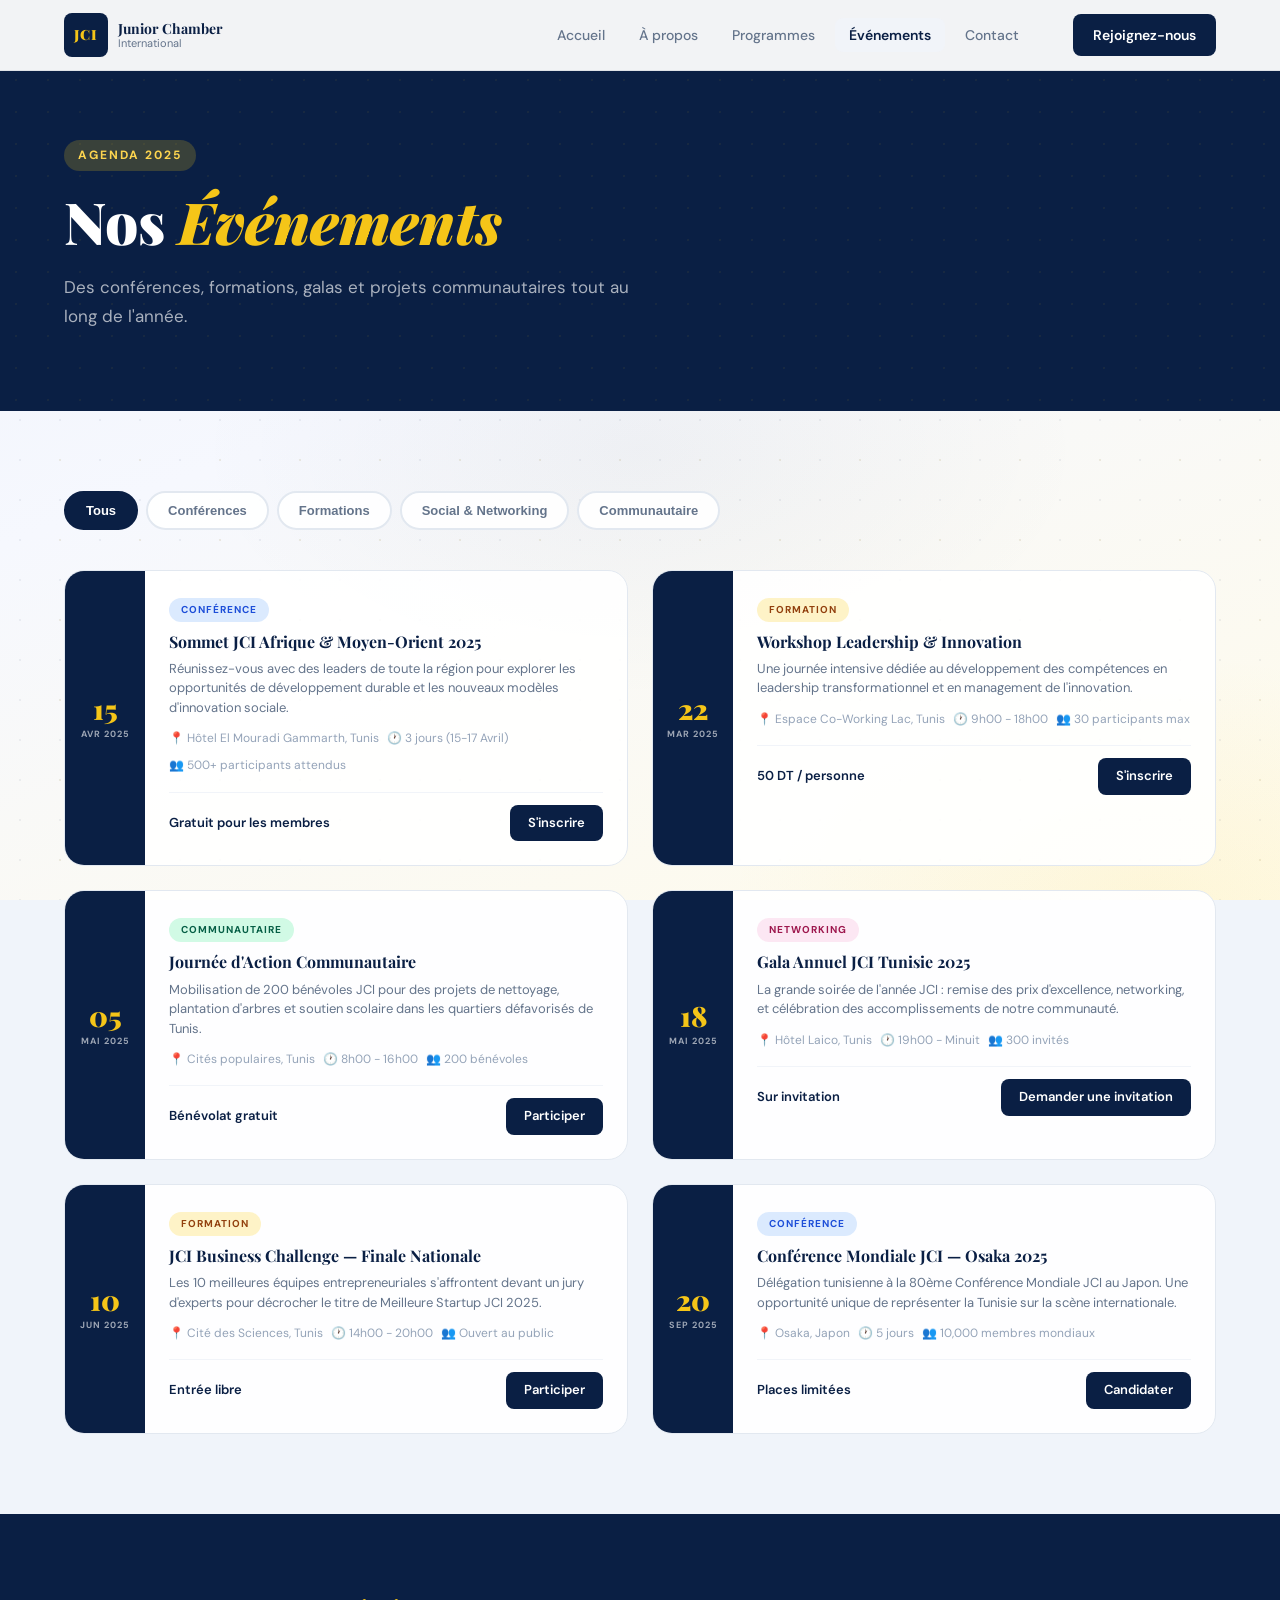
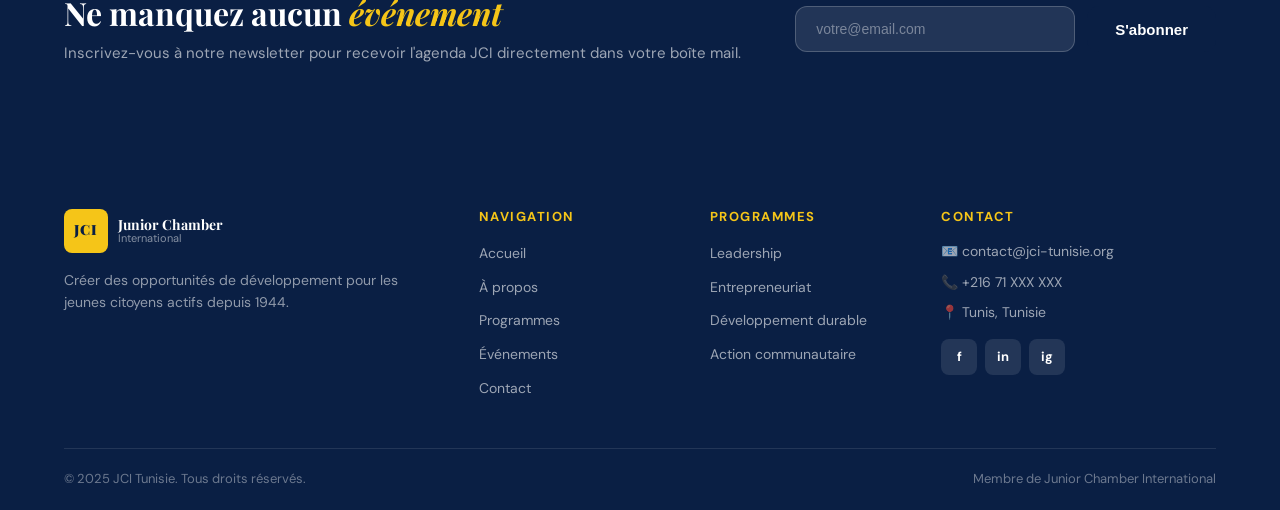
<file: Evenements.html>
<!DOCTYPE html>
<html lang="fr">
<head>
  <meta charset="UTF-8">
  <meta name="viewport" content="width=device-width, initial-scale=1.0">
  <title>Événements — JCI Tunisie</title>
  <link rel="preconnect" href="https://fonts.googleapis.com">
  <link href="https://fonts.googleapis.com/css2?family=Playfair+Display:wght@400;700;900&family=DM+Sans:wght@300;400;500;600&display=swap" rel="stylesheet">
  <style>/* =============================================
   JCI Tunisie — Main Stylesheet
   Palette: #0A1F44 (Navy), #FFFFFF (White), #F5C518 (Gold/Yellow)
============================================= */

:root {
  --navy: #0A1F44;
  --navy-mid: #132d5e;
  --navy-light: #1a3a75;
  --gold: #F5C518;
  --gold-light: #fdd54f;
  --gold-pale: #FEF3C7;
  --white: #FFFFFF;
  --off-white: #F8F9FC;
  --gray-100: #f1f4f9;
  --gray-200: #e2e8f0;
  --gray-400: #94a3b8;
  --gray-600: #64748b;
  --gray-800: #1e293b;
  --text: #0f172a;
  --shadow-sm: 0 2px 8px rgba(10, 31, 68, 0.08);
  --shadow-md: 0 8px 32px rgba(10, 31, 68, 0.12);
  --shadow-lg: 0 20px 60px rgba(10, 31, 68, 0.16);
  --radius: 12px;
  --radius-lg: 20px;
}

* { margin: 0; padding: 0; box-sizing: border-box; }

html { scroll-behavior: smooth; }


/* ============ GLOBAL RICH BACKGROUND ============ */
body {
  font-family: 'DM Sans', sans-serif;
  color: var(--text);
  background: #f0f4fa;
  overflow-x: hidden;
  line-height: 1.6;
  position: relative;
}

body::before {
  content: '';
  position: fixed;
  inset: 0;
  z-index: -3;
  background:
    radial-gradient(ellipse 80% 60% at 10% 0%, rgba(10,31,68,0.07) 0%, transparent 60%),
    radial-gradient(ellipse 60% 50% at 90% 100%, rgba(245,197,24,0.09) 0%, transparent 55%),
    radial-gradient(ellipse 50% 40% at 50% 50%, rgba(10,31,68,0.04) 0%, transparent 70%),
    linear-gradient(160deg, #eef2fa 0%, #f6f8fe 40%, #fffbea 100%);
  pointer-events: none;
}

body::after {
  content: '';
  position: fixed;
  inset: 0;
  z-index: -2;
  background-image:
    radial-gradient(circle, rgba(10,31,68,0.055) 1.5px, transparent 1.5px),
    radial-gradient(circle, rgba(245,197,24,0.07) 1px, transparent 1px);
  background-size: 40px 40px, 80px 80px;
  background-position: 0 0, 20px 20px;
  pointer-events: none;
}


h1, h2, h3, h4 {
  font-family: 'Playfair Display', serif;
  line-height: 1.2;
}

em { font-style: italic; color: var(--navy); }

a { text-decoration: none; color: inherit; }

.container {
  max-width: 1200px;
  margin: 0 auto;
  padding: 0 24px;
}

/* ============ NAVBAR ============ */
#navbar {
  position: fixed;
  top: 0;
  left: 0;
  right: 0;
  z-index: 1000;
  background: rgba(255,255,255,0.95);
  backdrop-filter: blur(12px);
  border-bottom: 1px solid rgba(10,31,68,0.08);
  transition: all 0.3s ease;
}

#navbar.scrolled {
  box-shadow: var(--shadow-md);
}

.nav-container {
  max-width: 1200px;
  margin: 0 auto;
  padding: 0 24px;
  height: 70px;
  display: flex;
  align-items: center;
  gap: 40px;
}

.logo {
  display: flex;
  align-items: center;
  gap: 10px;
  flex-shrink: 0;
}

.logo-mark {
  width: 44px;
  height: 44px;
  background: var(--navy);
  color: var(--gold);
  font-family: 'Playfair Display', serif;
  font-weight: 900;
  font-size: 14px;
  display: flex;
  align-items: center;
  justify-content: center;
  border-radius: 8px;
  letter-spacing: 1px;
}

.logo-text {
  display: flex;
  flex-direction: column;
  line-height: 1.1;
}

.logo-main {
  font-family: 'Playfair Display', serif;
  font-size: 14px;
  font-weight: 700;
  color: var(--navy);
}

.logo-sub {
  font-size: 11px;
  color: var(--gray-600);
  font-weight: 400;
}

.nav-links {
  display: flex;
  list-style: none;
  gap: 6px;
  margin-left: auto;
}

.nav-links a {
  font-size: 14px;
  font-weight: 500;
  color: var(--gray-600);
  padding: 8px 14px;
  border-radius: 8px;
  transition: all 0.2s;
}

.nav-links a:hover,
.nav-links a.active {
  color: var(--navy);
  background: var(--gray-100);
}

.nav-links a.active {
  font-weight: 600;
}

.nav-cta {
  background: var(--navy);
  color: var(--white) !important;
  padding: 10px 20px;
  border-radius: 8px;
  font-size: 14px;
  font-weight: 600;
  transition: all 0.2s;
  white-space: nowrap;
}

.nav-cta:hover {
  background: var(--navy-light);
  transform: translateY(-1px);
  box-shadow: var(--shadow-sm);
}

.hamburger {
  display: none;
  flex-direction: column;
  gap: 5px;
  background: none;
  border: none;
  cursor: pointer;
  padding: 4px;
  margin-left: auto;
}

.hamburger span {
  width: 24px;
  height: 2px;
  background: var(--navy);
  border-radius: 2px;
  transition: all 0.3s;
}

/* ============ BUTTONS ============ */
.btn-primary {
  display: inline-flex;
  align-items: center;
  gap: 8px;
  background: var(--navy);
  color: var(--white);
  padding: 14px 28px;
  border-radius: var(--radius);
  font-size: 15px;
  font-weight: 600;
  transition: all 0.2s;
  border: none;
  cursor: pointer;
}

.btn-primary:hover {
  background: var(--navy-light);
  transform: translateY(-2px);
  box-shadow: 0 8px 24px rgba(10,31,68,0.25);
}

.btn-primary.large { padding: 16px 36px; font-size: 16px; }
.btn-primary.full-width { width: 100%; justify-content: center; }

.btn-secondary {
  display: inline-flex;
  align-items: center;
  gap: 8px;
  color: var(--navy);
  padding: 14px 28px;
  border-radius: var(--radius);
  font-size: 15px;
  font-weight: 600;
  transition: all 0.2s;
  border: 2px solid transparent;
}

.btn-secondary:hover {
  background: var(--gray-100);
}

.btn-outline {
  display: inline-flex;
  align-items: center;
  gap: 8px;
  color: var(--navy);
  padding: 12px 24px;
  border-radius: var(--radius);
  font-size: 14px;
  font-weight: 600;
  border: 2px solid var(--navy);
  transition: all 0.2s;
}

.btn-outline:hover {
  background: var(--navy);
  color: var(--white);
}

.btn-small {
  display: inline-flex;
  align-items: center;
  background: var(--navy);
  color: var(--white);
  padding: 8px 18px;
  border-radius: 8px;
  font-size: 13px;
  font-weight: 600;
  transition: all 0.2s;
}

.btn-small:hover {
  background: var(--navy-light);
}

/* ============ SECTION LABELS ============ */
.section-label {
  display: inline-block;
  font-size: 12px;
  font-weight: 700;
  letter-spacing: 2px;
  text-transform: uppercase;
  color: var(--gold);
  background: rgba(245, 197, 24, 0.12);
  padding: 6px 14px;
  border-radius: 100px;
  margin-bottom: 16px;
}

.section-label.light {
  color: var(--gold-light);
  background: rgba(245, 197, 24, 0.2);
}

.section-title {
  font-size: clamp(28px, 4vw, 42px);
  font-weight: 700;
  color: var(--navy);
  margin-bottom: 12px;
}

.section-title em {
  color: var(--navy);
}

.section-title.light { color: var(--white); }
.section-title.light em { color: var(--gold); }

/* ============ HERO ============ */
.hero {
  min-height: 100vh;
  display: grid;
  grid-template-columns: 1fr 1fr;
  align-items: center;
  gap: 60px;
  padding: 120px 80px 80px;
  max-width: 1400px;
  margin: 0 auto;
  position: relative;
}

.hero-bg {
  position: fixed;
  inset: 0;
  z-index: -1;
  overflow: hidden;
  pointer-events: none;
}

.hero-shape {
  position: absolute;
  border-radius: 50%;
  filter: blur(90px);
  opacity: 0.13;
}

.hero-shape-1 {
  width: 700px;
  height: 700px;
  background: var(--navy);
  top: -180px;
  right: -160px;
  animation: bgPulse 8s ease-in-out infinite;
}

.hero-shape-2 {
  width: 500px;
  height: 500px;
  background: var(--gold);
  bottom: 60px;
  left: -120px;
  animation: bgPulse 10s ease-in-out infinite reverse;
}

.hero-shape-3 {
  width: 300px;
  height: 300px;
  background: #234899;
  top: 40%;
  left: 40%;
  opacity: 0.07;
  animation: bgPulse 12s ease-in-out infinite 2s;
}

.hero-dots {
  position: absolute;
  inset: 0;
  background-image: radial-gradient(circle, rgba(10,31,68,0.06) 1px, transparent 1px);
  background-size: 32px 32px;
}

@keyframes bgPulse {
  0%, 100% { transform: scale(1) translate(0, 0); }
  33% { transform: scale(1.08) translate(20px, -20px); }
  66% { transform: scale(0.95) translate(-15px, 15px); }
}

.hero-badge {
  display: inline-flex;
  align-items: center;
  gap: 8px;
  background: var(--gold-pale);
  color: var(--navy);
  border: 1px solid var(--gold);
  padding: 8px 16px;
  border-radius: 100px;
  font-size: 13px;
  font-weight: 600;
  margin-bottom: 28px;
  animation: fadeInUp 0.6s ease both;
}

.hero-title {
  font-size: clamp(40px, 5vw, 68px);
  font-weight: 900;
  color: var(--navy);
  margin-bottom: 24px;
  line-height: 1.05;
  animation: fadeInUp 0.6s ease 0.1s both;
}

.hero-accent {
  color: var(--gold);
  position: relative;
}

.hero-desc {
  font-size: 17px;
  color: var(--gray-600);
  line-height: 1.7;
  max-width: 480px;
  margin-bottom: 36px;
  animation: fadeInUp 0.6s ease 0.2s both;
}

.hero-actions {
  display: flex;
  gap: 12px;
  flex-wrap: wrap;
  margin-bottom: 48px;
  animation: fadeInUp 0.6s ease 0.3s both;
}

.hero-stats {
  display: flex;
  align-items: center;
  gap: 0;
  animation: fadeInUp 0.6s ease 0.4s both;
}

.stat { text-align: center; padding: 0 28px; }
.stat:first-child { padding-left: 0; }

.stat-num {
  display: block;
  font-family: 'Playfair Display', serif;
  font-size: 28px;
  font-weight: 900;
  color: var(--navy);
}

.stat-label {
  display: block;
  font-size: 12px;
  color: var(--gray-600);
  margin-top: 2px;
}

.stat-divider {
  width: 1px;
  height: 40px;
  background: var(--gray-200);
}

/* Hero Visual */
.hero-visual {
  position: relative;
  height: 500px;
  animation: fadeIn 0.8s ease 0.5s both;
}

.hero-circle {
  width: 360px;
  height: 360px;
  background: linear-gradient(135deg, var(--navy) 0%, var(--navy-light) 100%);
  border-radius: 50%;
  position: absolute;
  top: 50%;
  left: 50%;
  transform: translate(-50%, -50%);
  display: flex;
  align-items: center;
  justify-content: center;
  box-shadow: 0 30px 80px rgba(10,31,68,0.3);
}

.hero-circle-inner {
  text-align: center;
  color: var(--white);
}

.globe-icon { font-size: 60px; margin-bottom: 8px; }

.hero-circle-inner p {
  font-family: 'Playfair Display', serif;
  font-size: 20px;
  font-weight: 700;
  line-height: 1.3;
  color: var(--gold);
}

.hero-card {
  position: absolute;
  background: rgba(255,255,255,0.9);
  border-radius: var(--radius);
  padding: 16px 20px;
  display: flex;
  align-items: center;
  gap: 12px;
  box-shadow: var(--shadow-md);
  border: 1px solid var(--gray-200);
  animation: float 4s ease-in-out infinite;
}

.hero-card-1 { top: 40px; left: 0; animation-delay: 0s; }
.hero-card-2 { bottom: 60px; right: 0; animation-delay: 2s; }

.card-icon { font-size: 28px; }

.card-text {
  font-size: 13px;
  color: var(--gray-600);
  line-height: 1.4;
}

.card-text strong {
  display: block;
  font-size: 14px;
  color: var(--navy);
  font-weight: 600;
}

/* ============ MISSION ============ */
.mission {
  padding: 100px 0;
  background: rgba(255,255,255,0.55);
  backdrop-filter: blur(8px);
  border-top: 1px solid rgba(10,31,68,0.06);
  border-bottom: 1px solid rgba(10,31,68,0.06);
}

.mission-grid {
  display: grid;
  grid-template-columns: repeat(4, 1fr);
  gap: 24px;
  margin-top: 48px;
}

.mission-card {
  background: rgba(255,255,255,0.9);
  border-radius: var(--radius-lg);
  padding: 32px 28px;
  border: 1px solid var(--gray-200);
  transition: all 0.3s ease;
  position: relative;
  overflow: hidden;
}

.mission-card::before {
  content: '';
  position: absolute;
  top: 0;
  left: 0;
  right: 0;
  height: 3px;
  background: var(--gold);
  transform: scaleX(0);
  transition: transform 0.3s;
}

.mission-card:hover {
  transform: translateY(-6px);
  box-shadow: var(--shadow-md);
  border-color: transparent;
}

.mission-card:hover::before { transform: scaleX(1); }

.mission-icon { font-size: 36px; margin-bottom: 16px; }

.mission-card h3 {
  font-size: 18px;
  color: var(--navy);
  margin-bottom: 10px;
  font-weight: 700;
}

.mission-card p {
  font-size: 14px;
  color: var(--gray-600);
  line-height: 1.6;
}

/* ============ EVENTS PREVIEW ============ */
.events-preview {
  padding: 100px 0;
  background: transparent;
}

.events-header {
  display: flex;
  justify-content: space-between;
  align-items: flex-end;
  margin-bottom: 48px;
}

.events-grid {
  display: grid;
  grid-template-columns: 1.4fr 1fr;
  gap: 24px;
}

.event-card {
  background: rgba(255,255,255,0.9);
  border-radius: var(--radius-lg);
  border: 1px solid var(--gray-200);
  overflow: hidden;
  transition: all 0.3s;
}

.event-card:hover {
  box-shadow: var(--shadow-md);
  transform: translateY(-4px);
}

.event-featured {
  padding: 40px;
  background: linear-gradient(135deg, var(--navy) 0%, var(--navy-light) 100%);
  color: var(--white);
}

.event-date {
  display: flex;
  flex-direction: column;
  line-height: 1;
  margin-bottom: 16px;
}

.event-day {
  font-family: 'Playfair Display', serif;
  font-size: 48px;
  font-weight: 900;
  color: var(--gold);
}

.event-month {
  font-size: 14px;
  font-weight: 600;
  text-transform: uppercase;
  letter-spacing: 2px;
  color: rgba(255,255,255,0.7);
}

.event-tag {
  display: inline-block;
  background: var(--gold);
  color: var(--navy);
  font-size: 11px;
  font-weight: 700;
  text-transform: uppercase;
  letter-spacing: 1px;
  padding: 4px 12px;
  border-radius: 100px;
  margin-bottom: 16px;
}

.event-featured h3 {
  font-size: 22px;
  color: var(--white);
  margin-bottom: 12px;
}

.event-featured p {
  font-size: 14px;
  color: rgba(255,255,255,0.75);
  line-height: 1.6;
  margin-bottom: 20px;
}

.event-meta {
  display: flex;
  flex-direction: column;
  gap: 6px;
  margin-bottom: 24px;
}

.event-meta span {
  font-size: 13px;
  color: rgba(255,255,255,0.7);
}

.event-link {
  display: inline-flex;
  align-items: center;
  gap: 6px;
  color: var(--gold);
  font-size: 14px;
  font-weight: 600;
  transition: gap 0.2s;
}

.event-link:hover { gap: 10px; }

.events-list { display: flex; flex-direction: column; gap: 16px; }

.event-item {
  background: rgba(255,255,255,0.9);
  border: 1px solid var(--gray-200);
  border-radius: var(--radius);
  padding: 20px;
  display: flex;
  gap: 16px;
  transition: all 0.2s;
}

.event-item:hover {
  border-color: var(--navy);
  box-shadow: var(--shadow-sm);
}

.event-date-small {
  display: flex;
  flex-direction: column;
  align-items: center;
  min-width: 48px;
  line-height: 1.1;
}

.event-date-small span:first-child {
  font-family: 'Playfair Display', serif;
  font-size: 28px;
  font-weight: 900;
  color: var(--navy);
}

.event-date-small span:last-child {
  font-size: 11px;
  font-weight: 600;
  text-transform: uppercase;
  color: var(--gray-400);
}

.event-info h4 {
  font-size: 15px;
  color: var(--navy);
  margin: 4px 0 6px;
}

.event-info p { font-size: 13px; color: var(--gray-400); }

.event-tag-small {
  font-size: 10px;
  font-weight: 700;
  text-transform: uppercase;
  letter-spacing: 1px;
  padding: 3px 10px;
  border-radius: 100px;
  background: var(--gold-pale);
  color: var(--navy);
}

/* ============ VALUES ============ */
.values {
  padding: 100px 0;
  background: var(--navy);
  position: relative;
  overflow: hidden;
}

.values-bg {
  position: absolute;
  inset: 0;
  background-image: radial-gradient(circle, rgba(245,197,24,0.05) 1px, transparent 1px);
  background-size: 40px 40px;
}

.values-grid {
  display: grid;
  grid-template-columns: repeat(4, 1fr);
  gap: 32px;
  margin-top: 48px;
  position: relative;
}

.value-item {
  padding: 32px;
  border: 1px solid rgba(255,255,255,0.1);
  border-radius: var(--radius-lg);
  transition: all 0.3s;
}

.value-item:hover {
  background: rgba(255,255,255,0.05);
  border-color: var(--gold);
}

.value-num {
  font-family: 'Playfair Display', serif;
  font-size: 42px;
  font-weight: 900;
  color: rgba(245,197,24,0.2);
  margin-bottom: 12px;
  line-height: 1;
}

.value-item h3 {
  font-size: 17px;
  color: var(--white);
  margin-bottom: 10px;
}

.value-item p { font-size: 14px; color: rgba(255,255,255,0.55); line-height: 1.6; }

/* ============ CTA ============ */
.cta { padding: 80px 0; }

.cta-box {
  background: linear-gradient(135deg, var(--gold-pale) 0%, #fff8d6 100%);
  border: 2px solid var(--gold);
  border-radius: var(--radius-lg);
  padding: 64px;
  display: grid;
  grid-template-columns: 1fr 1fr;
  gap: 48px;
  align-items: center;
}

.cta-content h2 {
  font-size: 38px;
  font-weight: 900;
  color: var(--navy);
  margin-bottom: 16px;
}

.cta-content h2 em { color: var(--gold); font-style: italic; }

.cta-content p {
  font-size: 16px;
  color: var(--gray-600);
  margin-bottom: 28px;
  line-height: 1.6;
}

.cta-visual {
  display: flex;
  align-items: center;
  justify-content: center;
  gap: -20px;
  position: relative;
  height: 200px;
}

.cta-circle {
  width: 110px;
  height: 110px;
  border-radius: 50%;
  display: flex;
  align-items: center;
  justify-content: center;
  font-size: 13px;
  font-weight: 700;
  position: absolute;
  text-align: center;
  border: 3px solid var(--navy);
}

.cta-circle.c1 { background: var(--navy); color: var(--white); top: 10px; left: 30%; }
.cta-circle.c2 { background: var(--gold); color: var(--navy); top: 60px; left: 50%; }
.cta-circle.c3 { background: rgba(255,255,255,0.9); color: var(--navy); top: 10px; right: 10%; }

/* ============ FOOTER ============ */
footer {
  background: var(--navy);
  color: var(--white);
  padding: 64px 0 0;
}

.footer-grid {
  display: grid;
  grid-template-columns: 2fr 1fr 1fr 1.5fr;
  gap: 48px;
  padding-bottom: 48px;
  border-bottom: 1px solid rgba(255,255,255,0.1);
}

.footer-brand .logo { margin-bottom: 16px; }
.footer-brand .logo-mark { background: var(--gold); color: var(--navy); }
.footer-brand .logo-main { color: var(--white); }
.footer-brand .logo-sub { color: rgba(255,255,255,0.5); }
.footer-brand p { font-size: 14px; color: rgba(255,255,255,0.55); line-height: 1.6; }

.footer-links h4 {
  font-family: 'DM Sans', sans-serif;
  font-size: 13px;
  font-weight: 700;
  text-transform: uppercase;
  letter-spacing: 1.5px;
  color: var(--gold);
  margin-bottom: 16px;
}

.footer-links ul { list-style: none; display: flex; flex-direction: column; gap: 8px; }

.footer-links a {
  font-size: 14px;
  color: rgba(255,255,255,0.6);
  transition: color 0.2s;
}

.footer-links a:hover { color: var(--white); }

.footer-contact h4 {
  font-family: 'DM Sans', sans-serif;
  font-size: 13px;
  font-weight: 700;
  text-transform: uppercase;
  letter-spacing: 1.5px;
  color: var(--gold);
  margin-bottom: 16px;
}

.footer-contact p {
  font-size: 14px;
  color: rgba(255,255,255,0.6);
  margin-bottom: 8px;
}

.social-links {
  display: flex;
  gap: 8px;
  margin-top: 16px;
  flex-wrap: wrap;
}

.social-btn {
  width: 36px;
  height: 36px;
  background: rgba(255,255,255,0.1);
  border-radius: 8px;
  display: flex;
  align-items: center;
  justify-content: center;
  font-size: 13px;
  font-weight: 700;
  color: var(--white);
  transition: all 0.2s;
}

.social-btn:hover { background: var(--gold); color: var(--navy); }

.social-links.large .social-btn {
  width: auto;
  padding: 8px 14px;
  font-size: 12px;
}

.footer-bottom {
  padding: 20px 0;
  display: flex;
  justify-content: space-between;
  align-items: center;
}

.footer-bottom p {
  font-size: 13px;
  color: rgba(255,255,255,0.4);
}

/* ============ PAGE HERO ============ */
.page-hero {
  background: var(--navy);
  padding: 140px 0 80px;
  position: relative;
  overflow: hidden;
}

.page-hero-bg {
  position: absolute;
  inset: 0;
  background-image: radial-gradient(circle, rgba(245,197,24,0.06) 1px, transparent 1px);
  background-size: 32px 32px;
}

.page-hero .container { position: relative; }

.page-hero h1 {
  font-size: clamp(36px, 5vw, 58px);
  font-weight: 900;
  color: var(--white);
  margin-bottom: 16px;
}

.page-hero h1 em { color: var(--gold); font-style: italic; }

.page-hero p {
  font-size: 17px;
  color: rgba(255,255,255,0.65);
  max-width: 600px;
  line-height: 1.7;
}

/* ============ ABOUT PAGE ============ */
.about-section { padding: 100px 0; background: transparent; }

.about-grid {
  display: grid;
  grid-template-columns: 1fr 1fr;
  gap: 80px;
  align-items: start;
}

.about-text p {
  font-size: 16px;
  color: var(--gray-600);
  line-height: 1.7;
  margin-bottom: 16px;
}

.about-facts {
  display: flex;
  gap: 40px;
  margin-top: 32px;
  padding-top: 32px;
  border-top: 2px solid var(--gray-100);
}

.fact { text-align: center; }

.fact-num {
  display: block;
  font-family: 'Playfair Display', serif;
  font-size: 32px;
  font-weight: 900;
  color: var(--navy);
}

.fact-label { font-size: 13px; color: var(--gray-400); }

.timeline { position: relative; }

.timeline::before {
  content: '';
  position: absolute;
  left: 60px;
  top: 0;
  bottom: 0;
  width: 2px;
  background: var(--gray-200);
}

.timeline-item {
  display: grid;
  grid-template-columns: 120px 1fr;
  gap: 24px;
  margin-bottom: 32px;
  position: relative;
}

.timeline-item::before {
  content: '';
  width: 12px;
  height: 12px;
  background: var(--gold);
  border: 3px solid var(--navy);
  border-radius: 50%;
  position: absolute;
  left: 54px;
  top: 4px;
}

.timeline-year {
  text-align: right;
  font-family: 'Playfair Display', serif;
  font-size: 15px;
  font-weight: 700;
  color: var(--navy);
  padding-right: 16px;
  padding-top: 2px;
}

.timeline-content h4 {
  font-size: 15px;
  color: var(--navy);
  margin-bottom: 6px;
}

.timeline-content p { font-size: 13px; color: var(--gray-600); line-height: 1.5; }

.jci-local { padding: 80px 0; background: rgba(255,255,255,0.55); backdrop-filter: blur(6px); border-top: 1px solid rgba(10,31,68,0.06); border-bottom: 1px solid rgba(10,31,68,0.06); }

.local-grid {
  display: grid;
  grid-template-columns: repeat(3, 1fr);
  gap: 24px;
  margin-top: 40px;
}

.local-card {
  background: rgba(255,255,255,0.9);
  border-radius: var(--radius-lg);
  padding: 32px;
  border: 1px solid var(--gray-200);
  text-align: center;
  transition: all 0.3s;
}

.local-card:hover { transform: translateY(-4px); box-shadow: var(--shadow-md); }

.local-icon { font-size: 40px; margin-bottom: 16px; }

.local-card h3 { font-size: 18px; color: var(--navy); margin-bottom: 10px; }
.local-card p { font-size: 14px; color: var(--gray-600); line-height: 1.6; }

.team { padding: 80px 0; }

.team-grid {
  display: grid;
  grid-template-columns: repeat(4, 1fr);
  gap: 24px;
  margin-top: 40px;
}

.team-card {
  text-align: center;
  padding: 32px 24px;
  background: rgba(255,255,255,0.8);
  backdrop-filter: blur(10px);
  border: 1px solid rgba(255,255,255,0.95);
  box-shadow: 0 4px 20px rgba(10,31,68,0.07);
  border-radius: var(--radius-lg);
  transition: all 0.3s;
}

.team-card:hover { box-shadow: var(--shadow-md); transform: translateY(-4px); }

.team-avatar {
  width: 80px;
  height: 80px;
  background: var(--navy);
  border-radius: 50%;
  display: flex;
  align-items: center;
  justify-content: center;
  font-size: 32px;
  margin: 0 auto 16px;
}

.team-card h3 { font-size: 17px; color: var(--navy); margin-bottom: 4px; }

.team-role {
  display: block;
  font-size: 12px;
  font-weight: 700;
  text-transform: uppercase;
  letter-spacing: 1px;
  color: var(--gold);
  margin-bottom: 10px;
}

.team-card p { font-size: 13px; color: var(--gray-600); line-height: 1.5; }

/* ============ PROGRAMMES PAGE ============ */
.programs { padding: 80px 0; }

.programs-intro {
  text-align: center;
  max-width: 600px;
  margin: 0 auto 64px;
}

.programs-intro p { font-size: 16px; color: var(--gray-600); margin-top: 12px; line-height: 1.6; }

.program-feature {
  display: grid;
  grid-template-columns: 1fr 1fr;
  gap: 64px;
  align-items: center;
  margin-bottom: 80px;
  padding-bottom: 80px;
  border-bottom: 1px solid var(--gray-100);
}

.program-feature.reverse {
  direction: rtl;
}

.program-feature.reverse > * { direction: ltr; }

.program-num {
  font-family: 'Playfair Display', serif;
  font-size: 80px;
  font-weight: 900;
  color: var(--gray-100);
  line-height: 1;
  margin-bottom: -16px;
}

.program-feature-content h2 { font-size: 32px; margin-bottom: 16px; }

.program-feature-content p {
  font-size: 15px;
  color: var(--gray-600);
  line-height: 1.7;
  margin-bottom: 24px;
}

.program-list {
  list-style: none;
  display: flex;
  flex-direction: column;
  gap: 8px;
  margin-bottom: 28px;
}

.program-list li { font-size: 14px; color: var(--gray-600); }

.program-feature-visual {
  border-radius: var(--radius-lg);
  padding: 48px 40px;
  display: flex;
  flex-direction: column;
  align-items: center;
  justify-content: center;
  gap: 32px;
  min-height: 280px;
}

.program-feature-visual.blue { background: linear-gradient(135deg, var(--navy) 0%, var(--navy-light) 100%); }
.program-feature-visual.yellow { background: linear-gradient(135deg, #c9991f 0%, var(--gold) 100%); }
.program-feature-visual.green { background: linear-gradient(135deg, #1a5740 0%, #28a16e 100%); }
.program-feature-visual.navy { background: linear-gradient(135deg, #0a1f44 0%, #234899 100%); }

.program-icon-large { font-size: 64px; }

.program-stats { display: flex; gap: 32px; }

.p-stat { text-align: center; color: var(--white); }
.p-stat strong { display: block; font-family: 'Playfair Display', serif; font-size: 28px; font-weight: 900; }
.p-stat span { font-size: 12px; opacity: 0.7; }

.program-feature-visual.yellow .p-stat { color: var(--navy); }

.testimonials { padding: 80px 0; background: rgba(255,255,255,0.55); backdrop-filter: blur(6px); border-top: 1px solid rgba(10,31,68,0.06); border-bottom: 1px solid rgba(10,31,68,0.06); }

.testimonials-grid {
  display: grid;
  grid-template-columns: repeat(3, 1fr);
  gap: 24px;
  margin-top: 40px;
}

.testimonial-card {
  background: rgba(255,255,255,0.9);
  border-radius: var(--radius-lg);
  padding: 32px;
  border: 1px solid var(--gray-200);
  position: relative;
}

.quote {
  font-family: 'Playfair Display', serif;
  font-size: 80px;
  color: var(--gold);
  line-height: 0.5;
  margin-bottom: 16px;
  opacity: 0.6;
}

.testimonial-card p {
  font-size: 15px;
  color: var(--gray-600);
  line-height: 1.7;
  margin-bottom: 24px;
  font-style: italic;
}

.testimonial-author {
  display: flex;
  align-items: center;
  gap: 12px;
}

.author-avatar {
  width: 48px;
  height: 48px;
  background: var(--navy);
  border-radius: 50%;
  display: flex;
  align-items: center;
  justify-content: center;
  font-size: 22px;
}

.testimonial-author strong { display: block; font-size: 14px; color: var(--navy); }
.testimonial-author span { font-size: 12px; color: var(--gray-400); }

/* ============ EVENTS PAGE ============ */
.events-section { padding: 80px 0; }

.filter-tabs {
  display: flex;
  gap: 8px;
  flex-wrap: wrap;
  margin-bottom: 40px;
}

.filter-btn {
  padding: 10px 20px;
  border-radius: 100px;
  border: 2px solid var(--gray-200);
  background: rgba(255,255,255,0.9);
  font-size: 13px;
  font-weight: 600;
  color: var(--gray-600);
  cursor: pointer;
  transition: all 0.2s;
}

.filter-btn:hover, .filter-btn.active {
  background: var(--navy);
  border-color: var(--navy);
  color: var(--white);
}

.events-full-grid {
  display: grid;
  grid-template-columns: repeat(2, 1fr);
  gap: 24px;
}

.ev-card {
  background: rgba(255,255,255,0.9);
  border: 1px solid var(--gray-200);
  border-radius: var(--radius-lg);
  overflow: hidden;
  display: grid;
  grid-template-columns: 80px 1fr;
  transition: all 0.3s;
}

.ev-card:hover { box-shadow: var(--shadow-md); transform: translateY(-4px); }

.ev-card[style*="display: none"] { display: none !important; }

.ev-date {
  background: var(--navy);
  display: flex;
  flex-direction: column;
  align-items: center;
  justify-content: center;
  padding: 16px 8px;
  gap: 4px;
}

.ev-day {
  font-family: 'Playfair Display', serif;
  font-size: 28px;
  font-weight: 900;
  color: var(--gold);
  line-height: 1;
}

.ev-month {
  font-size: 9px;
  font-weight: 700;
  text-transform: uppercase;
  letter-spacing: 1px;
  color: rgba(255,255,255,0.6);
}

.ev-body { padding: 24px; }

.ev-tag {
  display: inline-block;
  font-size: 10px;
  font-weight: 700;
  text-transform: uppercase;
  letter-spacing: 1px;
  padding: 4px 12px;
  border-radius: 100px;
  margin-bottom: 10px;
}

.ev-tag.conference { background: #dbeafe; color: #1d4ed8; }
.ev-tag.formation { background: var(--gold-pale); color: #92400e; }
.ev-tag.social { background: #fce7f3; color: #9d174d; }
.ev-tag.communautaire { background: #d1fae5; color: #065f46; }

.ev-body h3 { font-size: 16px; color: var(--navy); margin-bottom: 8px; }
.ev-body p { font-size: 13px; color: var(--gray-600); line-height: 1.5; margin-bottom: 12px; }

.ev-meta {
  display: flex;
  flex-wrap: wrap;
  gap: 8px;
  margin-bottom: 16px;
}

.ev-meta span { font-size: 12px; color: var(--gray-400); }

.ev-footer {
  display: flex;
  justify-content: space-between;
  align-items: center;
  padding-top: 12px;
  border-top: 1px solid var(--gray-100);
}

.ev-price { font-size: 13px; font-weight: 600; color: var(--navy); }

.newsletter { padding: 80px 0; background: var(--navy); }

.newsletter-box {
  display: flex;
  justify-content: space-between;
  align-items: center;
  gap: 40px;
}

.newsletter-box h2 { font-size: 32px; color: var(--white); }
.newsletter-box h2 em { color: var(--gold); }
.newsletter-box p { font-size: 15px; color: rgba(255,255,255,0.6); margin-top: 8px; }

.newsletter-form { display: flex; gap: 12px; }

.nl-input {
  padding: 14px 20px;
  border-radius: var(--radius);
  border: none;
  background: rgba(255,255,255,0.1);
  color: var(--white);
  font-size: 14px;
  width: 280px;
  outline: none;
  border: 1px solid rgba(255,255,255,0.2);
}

.nl-input::placeholder { color: rgba(255,255,255,0.4); }
.nl-input:focus { border-color: var(--gold); }

/* ============ CONTACT PAGE ============ */
.contact-section { padding: 80px 0; }

.contact-grid {
  display: grid;
  grid-template-columns: 1.3fr 1fr;
  gap: 60px;
}

.contact-form-wrap h2 { font-size: 30px; color: var(--navy); margin-bottom: 32px; }

.contact-form { display: flex; flex-direction: column; gap: 20px; }

.form-row { display: grid; grid-template-columns: 1fr 1fr; gap: 16px; }

.form-group { display: flex; flex-direction: column; gap: 6px; }

.form-group label {
  font-size: 13px;
  font-weight: 600;
  color: var(--navy);
  text-transform: uppercase;
  letter-spacing: 0.5px;
}

.form-group input,
.form-group select,
.form-group textarea {
  padding: 12px 16px;
  border: 2px solid var(--gray-200);
  border-radius: var(--radius);
  font-size: 14px;
  font-family: 'DM Sans', sans-serif;
  color: var(--text);
  background: rgba(255,255,255,0.9);
  outline: none;
  transition: border-color 0.2s;
}

.form-group input:focus,
.form-group select:focus,
.form-group textarea:focus {
  border-color: var(--navy);
}

.form-group textarea { resize: vertical; }

.form-success {
  text-align: center;
  padding: 48px;
  border: 2px solid #10b981;
  border-radius: var(--radius-lg);
  background: #f0fdf4;
}

.form-success.hidden { display: none; }
.success-icon { font-size: 48px; margin-bottom: 16px; }
.form-success h3 { font-size: 22px; color: #065f46; margin-bottom: 8px; }
.form-success p { font-size: 14px; color: #047857; }

.contact-info { display: flex; flex-direction: column; gap: 16px; }

.info-card {
  padding: 24px;
  border: 1px solid var(--gray-200);
  border-radius: var(--radius);
  background: rgba(255,255,255,0.9);
}

.info-icon { font-size: 28px; margin-bottom: 8px; }
.info-card h3 { font-size: 15px; color: var(--navy); margin-bottom: 6px; }
.info-card p { font-size: 14px; color: var(--gray-600); line-height: 1.6; }

.membership-cta {
  background: var(--navy);
  border-radius: var(--radius-lg);
  padding: 28px;
  color: var(--white);
}

.membership-header {
  display: flex;
  justify-content: space-between;
  align-items: center;
  margin-bottom: 12px;
}

.membership-header h3 { font-size: 18px; color: var(--white); }

.membership-badge {
  background: var(--gold);
  color: var(--navy);
  font-size: 11px;
  font-weight: 700;
  padding: 4px 12px;
  border-radius: 100px;
}

.membership-cta p { font-size: 13px; color: rgba(255,255,255,0.7); margin-bottom: 16px; line-height: 1.5; }

.membership-perks { list-style: none; display: flex; flex-direction: column; gap: 6px; margin-bottom: 20px; }
.membership-perks li { font-size: 13px; color: rgba(255,255,255,0.8); }

.membership-price {
  display: flex;
  justify-content: space-between;
  align-items: center;
  padding-top: 16px;
  border-top: 1px solid rgba(255,255,255,0.15);
}

.membership-price span { font-size: 13px; color: rgba(255,255,255,0.6); }
.membership-price strong { font-family: 'Playfair Display', serif; font-size: 22px; color: var(--gold); }

.chapters { padding: 80px 0; background: rgba(255,255,255,0.55); backdrop-filter: blur(6px); border-top: 1px solid rgba(10,31,68,0.06); border-bottom: 1px solid rgba(10,31,68,0.06); }

.chapters-grid {
  display: grid;
  grid-template-columns: repeat(3, 1fr);
  gap: 20px;
  margin-top: 40px;
}

.chapter-card {
  background: rgba(255,255,255,0.9);
  border-radius: var(--radius);
  padding: 24px;
  border: 1px solid var(--gray-200);
}

.chapter-city {
  font-family: 'Playfair Display', serif;
  font-size: 20px;
  font-weight: 700;
  color: var(--navy);
  margin-bottom: 12px;
  padding-bottom: 12px;
  border-bottom: 2px solid var(--gold);
  display: inline-block;
}

.chapter-info {
  display: flex;
  flex-direction: column;
  gap: 6px;
}

.chapter-info span { font-size: 13px; color: var(--gray-600); }

/* ============ ANIMATIONS ============ */
@keyframes fadeInUp {
  from { opacity: 0; transform: translateY(24px); }
  to { opacity: 1; transform: translateY(0); }
}

@keyframes fadeIn {
  from { opacity: 0; }
  to { opacity: 1; }
}

@keyframes float {
  0%, 100% { transform: translateY(0); }
  50% { transform: translateY(-12px); }
}

/* ============ RESPONSIVE ============ */
@media (max-width: 1024px) {
  .hero { grid-template-columns: 1fr; padding: 120px 24px 80px; }
  .hero-visual { display: none; }
  .mission-grid { grid-template-columns: repeat(2, 1fr); }
  .values-grid { grid-template-columns: repeat(2, 1fr); }
  .footer-grid { grid-template-columns: 1fr 1fr; }
  .program-feature, .program-feature.reverse { grid-template-columns: 1fr; direction: ltr; }
  .team-grid { grid-template-columns: repeat(2, 1fr); }
  .contact-grid { grid-template-columns: 1fr; }
  .newsletter-box { flex-direction: column; text-align: center; }
}

@media (max-width: 768px) {
  .nav-links, .nav-cta { display: none; }
  .nav-links.open {
    display: flex;
    flex-direction: column;
    position: absolute;
    top: 70px;
    left: 0;
    right: 0;
    background: rgba(255,255,255,0.9);
    padding: 16px;
    border-top: 1px solid var(--gray-200);
    box-shadow: var(--shadow-md);
    z-index: 999;
  }
  .hamburger { display: flex; }
  .events-grid { grid-template-columns: 1fr; }
  .events-full-grid { grid-template-columns: 1fr; }
  .mission-grid { grid-template-columns: 1fr; }
  .values-grid { grid-template-columns: 1fr; }
  .testimonials-grid { grid-template-columns: 1fr; }
  .about-grid { grid-template-columns: 1fr; }
  .local-grid { grid-template-columns: 1fr; }
  .cta-box { grid-template-columns: 1fr; padding: 40px 24px; }
  .cta-visual { display: none; }
  .footer-grid { grid-template-columns: 1fr; }
  .hero { padding: 100px 16px 60px; }
  .programs-intro { padding: 0 16px; }
  .chapters-grid { grid-template-columns: 1fr 1fr; }
  .form-row { grid-template-columns: 1fr; }
  .newsletter-form { flex-direction: column; width: 100%; }
  .nl-input { width: 100%; }
  .ev-card { grid-template-columns: 70px 1fr; }
}
</style>
</head>
<body>

  <nav id="navbar">
    <div class="nav-container">
      <a href="index.html" class="logo">
        <div class="logo-mark">JCI</div>
        <div class="logo-text">
          <span class="logo-main">Junior Chamber</span>
          <span class="logo-sub">International</span>
        </div>
      </a>
      <ul class="nav-links">
        <li><a href="index.html">Accueil</a></li>
        <li><a href="about.html">À propos</a></li>
        <li><a href="programmes.html">Programmes</a></li>
        <li><a href="evenements.html" class="active">Événements</a></li>
        <li><a href="contact.html">Contact</a></li>
      </ul>
      <a href="contact.html" class="nav-cta">Rejoignez-nous</a>
      <button class="hamburger" id="hamburger">
        <span></span><span></span><span></span>
      </button>
    </div>
  </nav>

  <!-- Page Hero -->
  <section class="page-hero">
    <div class="page-hero-bg"></div>
    <div class="container">
      <div class="section-label light">Agenda 2025</div>
      <h1>Nos <em>Événements</em></h1>
      <p>Des conférences, formations, galas et projets communautaires tout au long de l'année.</p>
    </div>
  </section>

  <!-- Events Filter & List -->
  <section class="events-section">
    <div class="container">
      <!-- Filter Tabs -->
      <div class="filter-tabs">
        <button class="filter-btn active" data-filter="all">Tous</button>
        <button class="filter-btn" data-filter="conference">Conférences</button>
        <button class="filter-btn" data-filter="formation">Formations</button>
        <button class="filter-btn" data-filter="social">Social & Networking</button>
        <button class="filter-btn" data-filter="communautaire">Communautaire</button>
      </div>

      <!-- Events Grid -->
      <div class="events-full-grid" id="eventsGrid">

        <div class="ev-card" data-cat="conference">
          <div class="ev-date">
            <span class="ev-day">15</span>
            <span class="ev-month">AVR 2025</span>
          </div>
          <div class="ev-body">
            <span class="ev-tag conference">Conférence</span>
            <h3>Sommet JCI Afrique & Moyen-Orient 2025</h3>
            <p>Réunissez-vous avec des leaders de toute la région pour explorer les opportunités de développement durable et les nouveaux modèles d'innovation sociale.</p>
            <div class="ev-meta">
              <span>📍 Hôtel El Mouradi Gammarth, Tunis</span>
              <span>🕐 3 jours (15-17 Avril)</span>
              <span>👥 500+ participants attendus</span>
            </div>
            <div class="ev-footer">
              <span class="ev-price">Gratuit pour les membres</span>
              <a href="contact.html" class="btn-small">S'inscrire</a>
            </div>
          </div>
        </div>

        <div class="ev-card" data-cat="formation">
          <div class="ev-date">
            <span class="ev-day">22</span>
            <span class="ev-month">MAR 2025</span>
          </div>
          <div class="ev-body">
            <span class="ev-tag formation">Formation</span>
            <h3>Workshop Leadership & Innovation</h3>
            <p>Une journée intensive dédiée au développement des compétences en leadership transformationnel et en management de l'innovation.</p>
            <div class="ev-meta">
              <span>📍 Espace Co-Working Lac, Tunis</span>
              <span>🕐 9h00 - 18h00</span>
              <span>👥 30 participants max</span>
            </div>
            <div class="ev-footer">
              <span class="ev-price">50 DT / personne</span>
              <a href="contact.html" class="btn-small">S'inscrire</a>
            </div>
          </div>
        </div>

        <div class="ev-card" data-cat="communautaire">
          <div class="ev-date">
            <span class="ev-day">05</span>
            <span class="ev-month">MAI 2025</span>
          </div>
          <div class="ev-body">
            <span class="ev-tag communautaire">Communautaire</span>
            <h3>Journée d'Action Communautaire</h3>
            <p>Mobilisation de 200 bénévoles JCI pour des projets de nettoyage, plantation d'arbres et soutien scolaire dans les quartiers défavorisés de Tunis.</p>
            <div class="ev-meta">
              <span>📍 Cités populaires, Tunis</span>
              <span>🕐 8h00 - 16h00</span>
              <span>👥 200 bénévoles</span>
            </div>
            <div class="ev-footer">
              <span class="ev-price">Bénévolat gratuit</span>
              <a href="contact.html" class="btn-small">Participer</a>
            </div>
          </div>
        </div>

        <div class="ev-card" data-cat="social">
          <div class="ev-date">
            <span class="ev-day">18</span>
            <span class="ev-month">MAI 2025</span>
          </div>
          <div class="ev-body">
            <span class="ev-tag social">Networking</span>
            <h3>Gala Annuel JCI Tunisie 2025</h3>
            <p>La grande soirée de l'année JCI : remise des prix d'excellence, networking, et célébration des accomplissements de notre communauté.</p>
            <div class="ev-meta">
              <span>📍 Hôtel Laico, Tunis</span>
              <span>🕐 19h00 - Minuit</span>
              <span>👥 300 invités</span>
            </div>
            <div class="ev-footer">
              <span class="ev-price">Sur invitation</span>
              <a href="contact.html" class="btn-small">Demander une invitation</a>
            </div>
          </div>
        </div>

        <div class="ev-card" data-cat="formation">
          <div class="ev-date">
            <span class="ev-day">10</span>
            <span class="ev-month">JUN 2025</span>
          </div>
          <div class="ev-body">
            <span class="ev-tag formation">Formation</span>
            <h3>JCI Business Challenge — Finale Nationale</h3>
            <p>Les 10 meilleures équipes entrepreneuriales s'affrontent devant un jury d'experts pour décrocher le titre de Meilleure Startup JCI 2025.</p>
            <div class="ev-meta">
              <span>📍 Cité des Sciences, Tunis</span>
              <span>🕐 14h00 - 20h00</span>
              <span>👥 Ouvert au public</span>
            </div>
            <div class="ev-footer">
              <span class="ev-price">Entrée libre</span>
              <a href="contact.html" class="btn-small">Participer</a>
            </div>
          </div>
        </div>

        <div class="ev-card" data-cat="conference">
          <div class="ev-date">
            <span class="ev-day">20</span>
            <span class="ev-month">SEP 2025</span>
          </div>
          <div class="ev-body">
            <span class="ev-tag conference">Conférence</span>
            <h3>Conférence Mondiale JCI — Osaka 2025</h3>
            <p>Délégation tunisienne à la 80ème Conférence Mondiale JCI au Japon. Une opportunité unique de représenter la Tunisie sur la scène internationale.</p>
            <div class="ev-meta">
              <span>📍 Osaka, Japon</span>
              <span>🕐 5 jours</span>
              <span>👥 10,000 membres mondiaux</span>
            </div>
            <div class="ev-footer">
              <span class="ev-price">Places limitées</span>
              <a href="contact.html" class="btn-small">Candidater</a>
            </div>
          </div>
        </div>

      </div>
    </div>
  </section>

  <!-- Newsletter -->
  <section class="newsletter">
    <div class="container">
      <div class="newsletter-box">
        <div>
          <h2>Ne manquez aucun <em>événement</em></h2>
          <p>Inscrivez-vous à notre newsletter pour recevoir l'agenda JCI directement dans votre boîte mail.</p>
        </div>
        <div class="newsletter-form">
          <input type="email" placeholder="votre@email.com" class="nl-input">
          <button class="btn-primary">S'abonner</button>
        </div>
      </div>
    </div>
  </section>

  <footer>
    <div class="container">
      <div class="footer-grid">
        <div class="footer-brand">
          <div class="logo">
            <div class="logo-mark">JCI</div>
            <div class="logo-text">
              <span class="logo-main">Junior Chamber</span>
              <span class="logo-sub">International</span>
            </div>
          </div>
          <p>Créer des opportunités de développement pour les jeunes citoyens actifs depuis 1944.</p>
        </div>
        <div class="footer-links">
          <h4>Navigation</h4>
          <ul>
            <li><a href="index.html">Accueil</a></li>
            <li><a href="about.html">À propos</a></li>
            <li><a href="programmes.html">Programmes</a></li>
            <li><a href="evenements.html">Événements</a></li>
            <li><a href="contact.html">Contact</a></li>
          </ul>
        </div>
        <div class="footer-links">
          <h4>Programmes</h4>
          <ul>
            <li><a href="programmes.html">Leadership</a></li>
            <li><a href="programmes.html">Entrepreneuriat</a></li>
            <li><a href="programmes.html">Développement durable</a></li>
            <li><a href="programmes.html">Action communautaire</a></li>
          </ul>
        </div>
        <div class="footer-contact">
          <h4>Contact</h4>
          <p>📧 contact@jci-tunisie.org</p>
          <p>📞 +216 71 XXX XXX</p>
          <p>📍 Tunis, Tunisie</p>
          <div class="social-links">
            <a href="#" class="social-btn">f</a>
            <a href="#" class="social-btn">in</a>
            <a href="#" class="social-btn">ig</a>
          </div>
        </div>
      </div>
      <div class="footer-bottom">
        <p>© 2025 JCI Tunisie. Tous droits réservés.</p>
        <p>Membre de Junior Chamber International</p>
      </div>
    </div>
  </footer>

  <script>// JCI Website — Main JavaScript

// Navbar scroll effect
const navbar = document.getElementById('navbar');
window.addEventListener('scroll', () => {
  if (window.scrollY > 20) {
    navbar.classList.add('scrolled');
  } else {
    navbar.classList.remove('scrolled');
  }
});

// Mobile hamburger menu
const hamburger = document.getElementById('hamburger');
const navLinks = document.querySelector('.nav-links');

if (hamburger) {
  hamburger.addEventListener('click', () => {
    navLinks.classList.toggle('open');
    hamburger.classList.toggle('open');
  });
}

// Scroll reveal animations
const revealElements = document.querySelectorAll(
  '.mission-card, .event-item, .value-item, .ev-card, .testimonial-card, .team-card, .local-card, .info-card, .chapter-card'
);

const observer = new IntersectionObserver((entries) => {
  entries.forEach(entry => {
    if (entry.isIntersecting) {
      const delay = entry.target.dataset.delay || 0;
      setTimeout(() => {
        entry.target.style.opacity = '1';
        entry.target.style.transform = 'translateY(0)';
      }, parseInt(delay));
      observer.unobserve(entry.target);
    }
  });
}, { threshold: 0.1 });

revealElements.forEach(el => {
  el.style.opacity = '0';
  el.style.transform = 'translateY(24px)';
  el.style.transition = 'opacity 0.6s ease, transform 0.6s ease';
  observer.observe(el);
});

// Events filter (events page)
const filterBtns = document.querySelectorAll('.filter-btn');
const evCards = document.querySelectorAll('.ev-card');

filterBtns.forEach(btn => {
  btn.addEventListener('click', () => {
    filterBtns.forEach(b => b.classList.remove('active'));
    btn.classList.add('active');

    const filter = btn.dataset.filter;
    evCards.forEach(card => {
      if (filter === 'all' || card.dataset.cat === filter) {
        card.style.display = 'grid';
        setTimeout(() => {
          card.style.opacity = '1';
          card.style.transform = 'translateY(0)';
        }, 50);
      } else {
        card.style.opacity = '0';
        card.style.transform = 'translateY(8px)';
        setTimeout(() => {
          card.style.display = 'none';
        }, 300);
      }
    });
  });
});

// Contact form
const contactForm = document.getElementById('contactForm');
const formSuccess = document.getElementById('form-success');

if (contactForm) {
  contactForm.addEventListener('submit', (e) => {
    e.preventDefault();
    contactForm.style.opacity = '0';
    contactForm.style.transition = 'opacity 0.3s ease';
    setTimeout(() => {
      contactForm.style.display = 'none';
      formSuccess.classList.remove('hidden');
      formSuccess.style.animation = 'fadeInUp 0.5s ease both';
    }, 300);
  });
}

// Newsletter form (events page)
const nlInput = document.querySelector('.nl-input');
const nlBtn = document.querySelector('.newsletter-form .btn-primary');

if (nlBtn && nlInput) {
  nlBtn.addEventListener('click', () => {
    if (nlInput.value && nlInput.value.includes('@')) {
      nlBtn.textContent = '✅ Abonné !';
      nlBtn.style.background = '#10b981';
      nlInput.value = '';
    }
  });
}

// Counter animation for stats
function animateCount(el, target, duration = 1500) {
  let start = 0;
  const step = target / (duration / 16);
  const timer = setInterval(() => {
    start += step;
    if (start >= target) {
      el.textContent = target.toLocaleString();
      clearInterval(timer);
    } else {
      el.textContent = Math.floor(start).toLocaleString();
    }
  }, 16);
}

// Observe stats
const stats = document.querySelectorAll('.stat-num');
const statsObserver = new IntersectionObserver((entries) => {
  entries.forEach(entry => {
    if (entry.isIntersecting) {
      const el = entry.target;
      const text = el.textContent;
      const num = parseInt(text.replace(/[^0-9]/g, ''));
      if (num && num > 0) {
        animateCount(el, num);
      }
      statsObserver.unobserve(el);
    }
  });
}, { threshold: 0.5 });

stats.forEach(stat => statsObserver.observe(stat));

// Smooth active nav highlighting based on scroll
document.querySelectorAll('a[href^="#"]').forEach(anchor => {
  anchor.addEventListener('click', function(e) {
    e.preventDefault();
    const target = document.querySelector(this.getAttribute('href'));
    if (target) {
      target.scrollIntoView({ behavior: 'smooth', block: 'start' });
    }
  });
});

console.log('✅ JCI Website loaded successfully');
  </script>
</body>
</html>
</file>
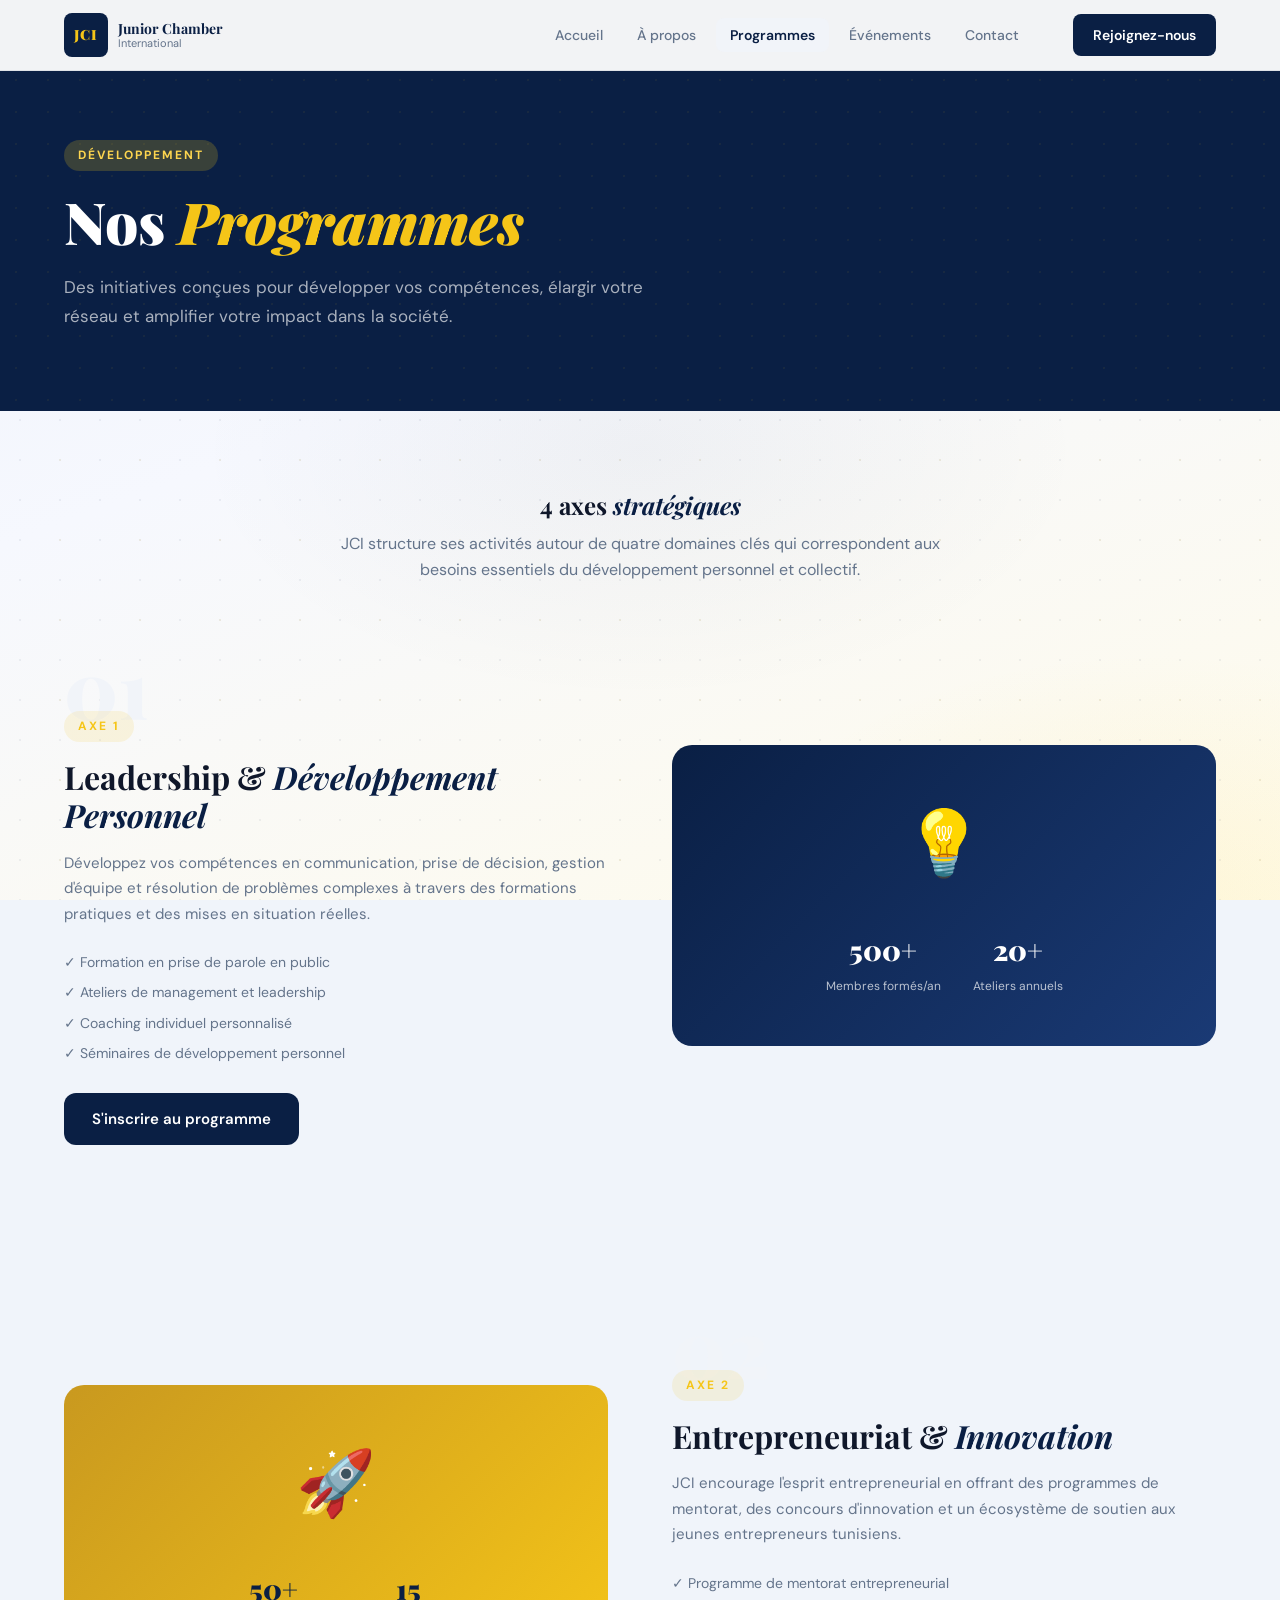
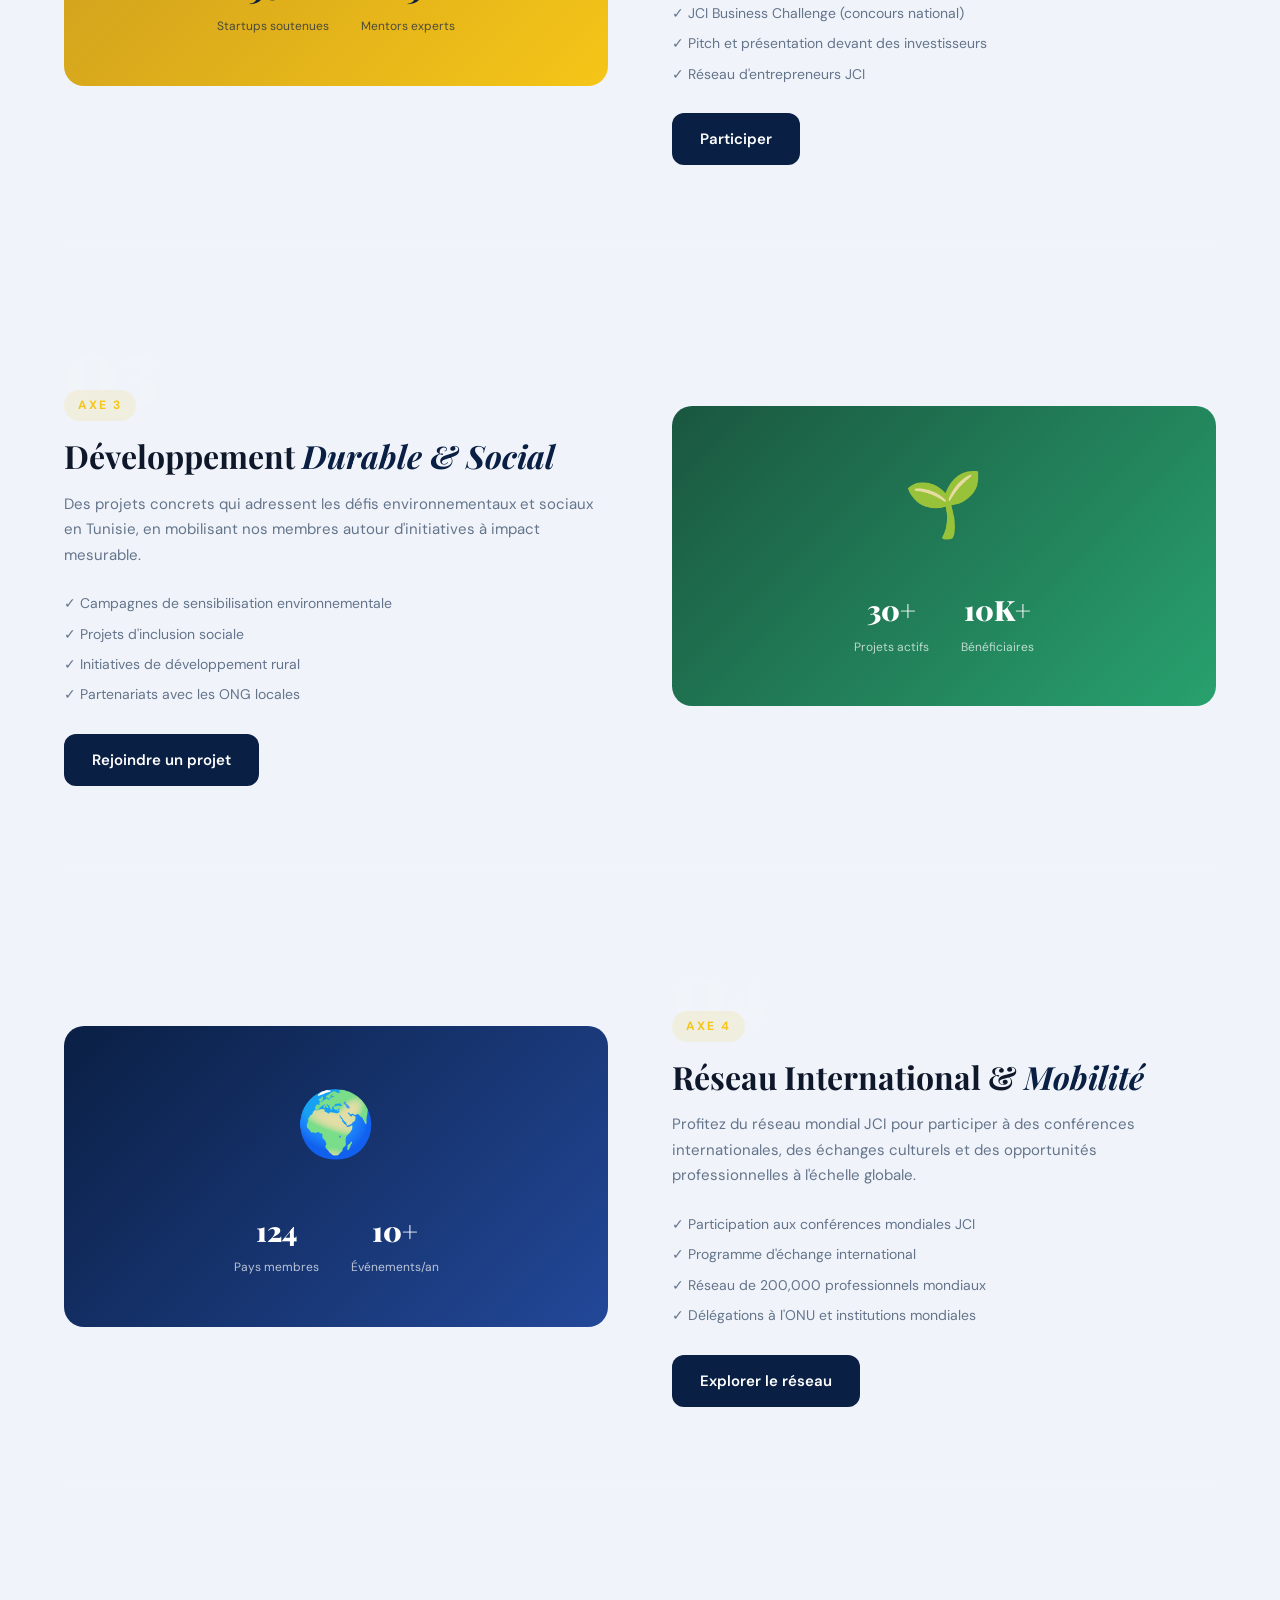
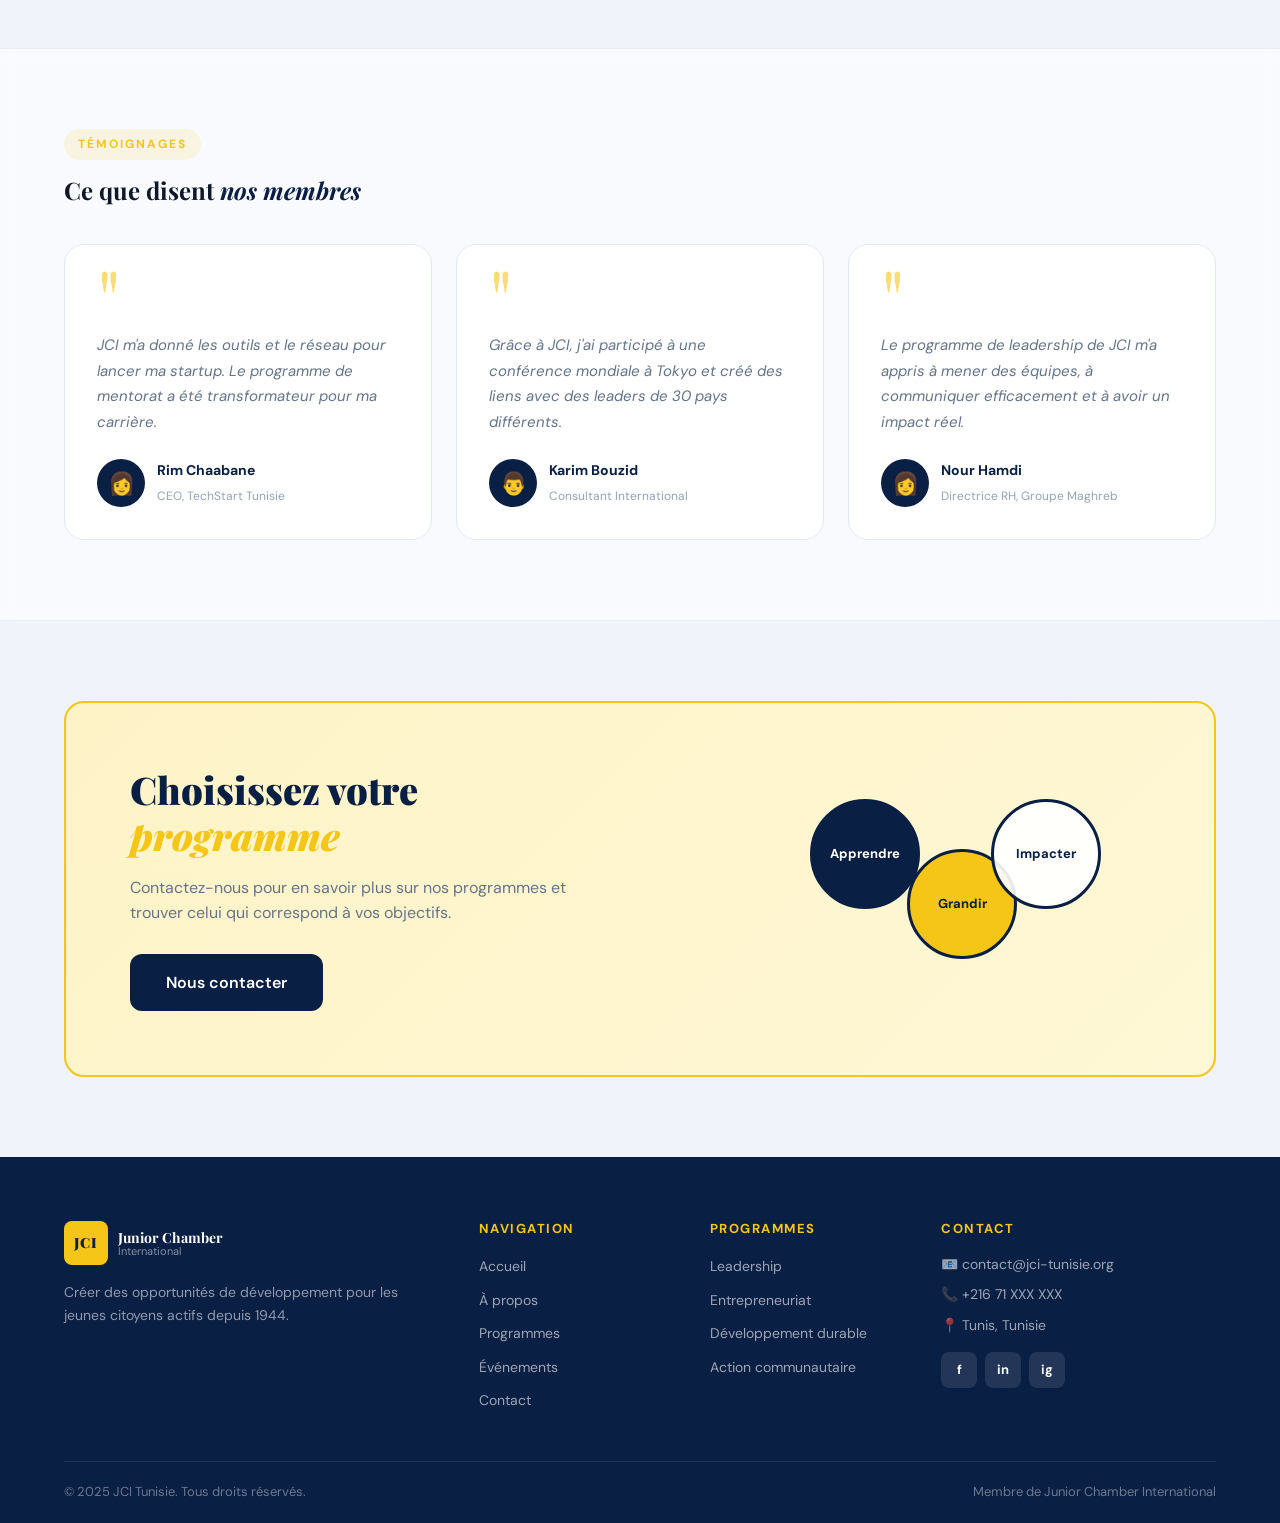
<file: Programmes.html>
<!DOCTYPE html>
<html lang="fr">
<head>
  <meta charset="UTF-8">
  <meta name="viewport" content="width=device-width, initial-scale=1.0">
  <title>Programmes — JCI Tunisie</title>
  <link rel="preconnect" href="https://fonts.googleapis.com">
  <link href="https://fonts.googleapis.com/css2?family=Playfair+Display:wght@400;700;900&family=DM+Sans:wght@300;400;500;600&display=swap" rel="stylesheet">
  <style>/* =============================================
   JCI Tunisie — Main Stylesheet
   Palette: #0A1F44 (Navy), #FFFFFF (White), #F5C518 (Gold/Yellow)
============================================= */

:root {
  --navy: #0A1F44;
  --navy-mid: #132d5e;
  --navy-light: #1a3a75;
  --gold: #F5C518;
  --gold-light: #fdd54f;
  --gold-pale: #FEF3C7;
  --white: #FFFFFF;
  --off-white: #F8F9FC;
  --gray-100: #f1f4f9;
  --gray-200: #e2e8f0;
  --gray-400: #94a3b8;
  --gray-600: #64748b;
  --gray-800: #1e293b;
  --text: #0f172a;
  --shadow-sm: 0 2px 8px rgba(10, 31, 68, 0.08);
  --shadow-md: 0 8px 32px rgba(10, 31, 68, 0.12);
  --shadow-lg: 0 20px 60px rgba(10, 31, 68, 0.16);
  --radius: 12px;
  --radius-lg: 20px;
}

* { margin: 0; padding: 0; box-sizing: border-box; }

html { scroll-behavior: smooth; }


/* ============ GLOBAL RICH BACKGROUND ============ */
body {
  font-family: 'DM Sans', sans-serif;
  color: var(--text);
  background: #f0f4fa;
  overflow-x: hidden;
  line-height: 1.6;
  position: relative;
}

body::before {
  content: '';
  position: fixed;
  inset: 0;
  z-index: -3;
  background:
    radial-gradient(ellipse 80% 60% at 10% 0%, rgba(10,31,68,0.07) 0%, transparent 60%),
    radial-gradient(ellipse 60% 50% at 90% 100%, rgba(245,197,24,0.09) 0%, transparent 55%),
    radial-gradient(ellipse 50% 40% at 50% 50%, rgba(10,31,68,0.04) 0%, transparent 70%),
    linear-gradient(160deg, #eef2fa 0%, #f6f8fe 40%, #fffbea 100%);
  pointer-events: none;
}

body::after {
  content: '';
  position: fixed;
  inset: 0;
  z-index: -2;
  background-image:
    radial-gradient(circle, rgba(10,31,68,0.055) 1.5px, transparent 1.5px),
    radial-gradient(circle, rgba(245,197,24,0.07) 1px, transparent 1px);
  background-size: 40px 40px, 80px 80px;
  background-position: 0 0, 20px 20px;
  pointer-events: none;
}


h1, h2, h3, h4 {
  font-family: 'Playfair Display', serif;
  line-height: 1.2;
}

em { font-style: italic; color: var(--navy); }

a { text-decoration: none; color: inherit; }

.container {
  max-width: 1200px;
  margin: 0 auto;
  padding: 0 24px;
}

/* ============ NAVBAR ============ */
#navbar {
  position: fixed;
  top: 0;
  left: 0;
  right: 0;
  z-index: 1000;
  background: rgba(255,255,255,0.95);
  backdrop-filter: blur(12px);
  border-bottom: 1px solid rgba(10,31,68,0.08);
  transition: all 0.3s ease;
}

#navbar.scrolled {
  box-shadow: var(--shadow-md);
}

.nav-container {
  max-width: 1200px;
  margin: 0 auto;
  padding: 0 24px;
  height: 70px;
  display: flex;
  align-items: center;
  gap: 40px;
}

.logo {
  display: flex;
  align-items: center;
  gap: 10px;
  flex-shrink: 0;
}

.logo-mark {
  width: 44px;
  height: 44px;
  background: var(--navy);
  color: var(--gold);
  font-family: 'Playfair Display', serif;
  font-weight: 900;
  font-size: 14px;
  display: flex;
  align-items: center;
  justify-content: center;
  border-radius: 8px;
  letter-spacing: 1px;
}

.logo-text {
  display: flex;
  flex-direction: column;
  line-height: 1.1;
}

.logo-main {
  font-family: 'Playfair Display', serif;
  font-size: 14px;
  font-weight: 700;
  color: var(--navy);
}

.logo-sub {
  font-size: 11px;
  color: var(--gray-600);
  font-weight: 400;
}

.nav-links {
  display: flex;
  list-style: none;
  gap: 6px;
  margin-left: auto;
}

.nav-links a {
  font-size: 14px;
  font-weight: 500;
  color: var(--gray-600);
  padding: 8px 14px;
  border-radius: 8px;
  transition: all 0.2s;
}

.nav-links a:hover,
.nav-links a.active {
  color: var(--navy);
  background: var(--gray-100);
}

.nav-links a.active {
  font-weight: 600;
}

.nav-cta {
  background: var(--navy);
  color: var(--white) !important;
  padding: 10px 20px;
  border-radius: 8px;
  font-size: 14px;
  font-weight: 600;
  transition: all 0.2s;
  white-space: nowrap;
}

.nav-cta:hover {
  background: var(--navy-light);
  transform: translateY(-1px);
  box-shadow: var(--shadow-sm);
}

.hamburger {
  display: none;
  flex-direction: column;
  gap: 5px;
  background: none;
  border: none;
  cursor: pointer;
  padding: 4px;
  margin-left: auto;
}

.hamburger span {
  width: 24px;
  height: 2px;
  background: var(--navy);
  border-radius: 2px;
  transition: all 0.3s;
}

/* ============ BUTTONS ============ */
.btn-primary {
  display: inline-flex;
  align-items: center;
  gap: 8px;
  background: var(--navy);
  color: var(--white);
  padding: 14px 28px;
  border-radius: var(--radius);
  font-size: 15px;
  font-weight: 600;
  transition: all 0.2s;
  border: none;
  cursor: pointer;
}

.btn-primary:hover {
  background: var(--navy-light);
  transform: translateY(-2px);
  box-shadow: 0 8px 24px rgba(10,31,68,0.25);
}

.btn-primary.large { padding: 16px 36px; font-size: 16px; }
.btn-primary.full-width { width: 100%; justify-content: center; }

.btn-secondary {
  display: inline-flex;
  align-items: center;
  gap: 8px;
  color: var(--navy);
  padding: 14px 28px;
  border-radius: var(--radius);
  font-size: 15px;
  font-weight: 600;
  transition: all 0.2s;
  border: 2px solid transparent;
}

.btn-secondary:hover {
  background: var(--gray-100);
}

.btn-outline {
  display: inline-flex;
  align-items: center;
  gap: 8px;
  color: var(--navy);
  padding: 12px 24px;
  border-radius: var(--radius);
  font-size: 14px;
  font-weight: 600;
  border: 2px solid var(--navy);
  transition: all 0.2s;
}

.btn-outline:hover {
  background: var(--navy);
  color: var(--white);
}

.btn-small {
  display: inline-flex;
  align-items: center;
  background: var(--navy);
  color: var(--white);
  padding: 8px 18px;
  border-radius: 8px;
  font-size: 13px;
  font-weight: 600;
  transition: all 0.2s;
}

.btn-small:hover {
  background: var(--navy-light);
}

/* ============ SECTION LABELS ============ */
.section-label {
  display: inline-block;
  font-size: 12px;
  font-weight: 700;
  letter-spacing: 2px;
  text-transform: uppercase;
  color: var(--gold);
  background: rgba(245, 197, 24, 0.12);
  padding: 6px 14px;
  border-radius: 100px;
  margin-bottom: 16px;
}

.section-label.light {
  color: var(--gold-light);
  background: rgba(245, 197, 24, 0.2);
}

.section-title {
  font-size: clamp(28px, 4vw, 42px);
  font-weight: 700;
  color: var(--navy);
  margin-bottom: 12px;
}

.section-title em {
  color: var(--navy);
}

.section-title.light { color: var(--white); }
.section-title.light em { color: var(--gold); }

/* ============ HERO ============ */
.hero {
  min-height: 100vh;
  display: grid;
  grid-template-columns: 1fr 1fr;
  align-items: center;
  gap: 60px;
  padding: 120px 80px 80px;
  max-width: 1400px;
  margin: 0 auto;
  position: relative;
}

.hero-bg {
  position: fixed;
  inset: 0;
  z-index: -1;
  overflow: hidden;
  pointer-events: none;
}

.hero-shape {
  position: absolute;
  border-radius: 50%;
  filter: blur(90px);
  opacity: 0.13;
}

.hero-shape-1 {
  width: 700px;
  height: 700px;
  background: var(--navy);
  top: -180px;
  right: -160px;
  animation: bgPulse 8s ease-in-out infinite;
}

.hero-shape-2 {
  width: 500px;
  height: 500px;
  background: var(--gold);
  bottom: 60px;
  left: -120px;
  animation: bgPulse 10s ease-in-out infinite reverse;
}

.hero-shape-3 {
  width: 300px;
  height: 300px;
  background: #234899;
  top: 40%;
  left: 40%;
  opacity: 0.07;
  animation: bgPulse 12s ease-in-out infinite 2s;
}

.hero-dots {
  position: absolute;
  inset: 0;
  background-image: radial-gradient(circle, rgba(10,31,68,0.06) 1px, transparent 1px);
  background-size: 32px 32px;
}

@keyframes bgPulse {
  0%, 100% { transform: scale(1) translate(0, 0); }
  33% { transform: scale(1.08) translate(20px, -20px); }
  66% { transform: scale(0.95) translate(-15px, 15px); }
}

.hero-badge {
  display: inline-flex;
  align-items: center;
  gap: 8px;
  background: var(--gold-pale);
  color: var(--navy);
  border: 1px solid var(--gold);
  padding: 8px 16px;
  border-radius: 100px;
  font-size: 13px;
  font-weight: 600;
  margin-bottom: 28px;
  animation: fadeInUp 0.6s ease both;
}

.hero-title {
  font-size: clamp(40px, 5vw, 68px);
  font-weight: 900;
  color: var(--navy);
  margin-bottom: 24px;
  line-height: 1.05;
  animation: fadeInUp 0.6s ease 0.1s both;
}

.hero-accent {
  color: var(--gold);
  position: relative;
}

.hero-desc {
  font-size: 17px;
  color: var(--gray-600);
  line-height: 1.7;
  max-width: 480px;
  margin-bottom: 36px;
  animation: fadeInUp 0.6s ease 0.2s both;
}

.hero-actions {
  display: flex;
  gap: 12px;
  flex-wrap: wrap;
  margin-bottom: 48px;
  animation: fadeInUp 0.6s ease 0.3s both;
}

.hero-stats {
  display: flex;
  align-items: center;
  gap: 0;
  animation: fadeInUp 0.6s ease 0.4s both;
}

.stat { text-align: center; padding: 0 28px; }
.stat:first-child { padding-left: 0; }

.stat-num {
  display: block;
  font-family: 'Playfair Display', serif;
  font-size: 28px;
  font-weight: 900;
  color: var(--navy);
}

.stat-label {
  display: block;
  font-size: 12px;
  color: var(--gray-600);
  margin-top: 2px;
}

.stat-divider {
  width: 1px;
  height: 40px;
  background: var(--gray-200);
}

/* Hero Visual */
.hero-visual {
  position: relative;
  height: 500px;
  animation: fadeIn 0.8s ease 0.5s both;
}

.hero-circle {
  width: 360px;
  height: 360px;
  background: linear-gradient(135deg, var(--navy) 0%, var(--navy-light) 100%);
  border-radius: 50%;
  position: absolute;
  top: 50%;
  left: 50%;
  transform: translate(-50%, -50%);
  display: flex;
  align-items: center;
  justify-content: center;
  box-shadow: 0 30px 80px rgba(10,31,68,0.3);
}

.hero-circle-inner {
  text-align: center;
  color: var(--white);
}

.globe-icon { font-size: 60px; margin-bottom: 8px; }

.hero-circle-inner p {
  font-family: 'Playfair Display', serif;
  font-size: 20px;
  font-weight: 700;
  line-height: 1.3;
  color: var(--gold);
}

.hero-card {
  position: absolute;
  background: rgba(255,255,255,0.9);
  border-radius: var(--radius);
  padding: 16px 20px;
  display: flex;
  align-items: center;
  gap: 12px;
  box-shadow: var(--shadow-md);
  border: 1px solid var(--gray-200);
  animation: float 4s ease-in-out infinite;
}

.hero-card-1 { top: 40px; left: 0; animation-delay: 0s; }
.hero-card-2 { bottom: 60px; right: 0; animation-delay: 2s; }

.card-icon { font-size: 28px; }

.card-text {
  font-size: 13px;
  color: var(--gray-600);
  line-height: 1.4;
}

.card-text strong {
  display: block;
  font-size: 14px;
  color: var(--navy);
  font-weight: 600;
}

/* ============ MISSION ============ */
.mission {
  padding: 100px 0;
  background: rgba(255,255,255,0.55);
  backdrop-filter: blur(8px);
  border-top: 1px solid rgba(10,31,68,0.06);
  border-bottom: 1px solid rgba(10,31,68,0.06);
}

.mission-grid {
  display: grid;
  grid-template-columns: repeat(4, 1fr);
  gap: 24px;
  margin-top: 48px;
}

.mission-card {
  background: rgba(255,255,255,0.9);
  border-radius: var(--radius-lg);
  padding: 32px 28px;
  border: 1px solid var(--gray-200);
  transition: all 0.3s ease;
  position: relative;
  overflow: hidden;
}

.mission-card::before {
  content: '';
  position: absolute;
  top: 0;
  left: 0;
  right: 0;
  height: 3px;
  background: var(--gold);
  transform: scaleX(0);
  transition: transform 0.3s;
}

.mission-card:hover {
  transform: translateY(-6px);
  box-shadow: var(--shadow-md);
  border-color: transparent;
}

.mission-card:hover::before { transform: scaleX(1); }

.mission-icon { font-size: 36px; margin-bottom: 16px; }

.mission-card h3 {
  font-size: 18px;
  color: var(--navy);
  margin-bottom: 10px;
  font-weight: 700;
}

.mission-card p {
  font-size: 14px;
  color: var(--gray-600);
  line-height: 1.6;
}

/* ============ EVENTS PREVIEW ============ */
.events-preview {
  padding: 100px 0;
  background: transparent;
}

.events-header {
  display: flex;
  justify-content: space-between;
  align-items: flex-end;
  margin-bottom: 48px;
}

.events-grid {
  display: grid;
  grid-template-columns: 1.4fr 1fr;
  gap: 24px;
}

.event-card {
  background: rgba(255,255,255,0.9);
  border-radius: var(--radius-lg);
  border: 1px solid var(--gray-200);
  overflow: hidden;
  transition: all 0.3s;
}

.event-card:hover {
  box-shadow: var(--shadow-md);
  transform: translateY(-4px);
}

.event-featured {
  padding: 40px;
  background: linear-gradient(135deg, var(--navy) 0%, var(--navy-light) 100%);
  color: var(--white);
}

.event-date {
  display: flex;
  flex-direction: column;
  line-height: 1;
  margin-bottom: 16px;
}

.event-day {
  font-family: 'Playfair Display', serif;
  font-size: 48px;
  font-weight: 900;
  color: var(--gold);
}

.event-month {
  font-size: 14px;
  font-weight: 600;
  text-transform: uppercase;
  letter-spacing: 2px;
  color: rgba(255,255,255,0.7);
}

.event-tag {
  display: inline-block;
  background: var(--gold);
  color: var(--navy);
  font-size: 11px;
  font-weight: 700;
  text-transform: uppercase;
  letter-spacing: 1px;
  padding: 4px 12px;
  border-radius: 100px;
  margin-bottom: 16px;
}

.event-featured h3 {
  font-size: 22px;
  color: var(--white);
  margin-bottom: 12px;
}

.event-featured p {
  font-size: 14px;
  color: rgba(255,255,255,0.75);
  line-height: 1.6;
  margin-bottom: 20px;
}

.event-meta {
  display: flex;
  flex-direction: column;
  gap: 6px;
  margin-bottom: 24px;
}

.event-meta span {
  font-size: 13px;
  color: rgba(255,255,255,0.7);
}

.event-link {
  display: inline-flex;
  align-items: center;
  gap: 6px;
  color: var(--gold);
  font-size: 14px;
  font-weight: 600;
  transition: gap 0.2s;
}

.event-link:hover { gap: 10px; }

.events-list { display: flex; flex-direction: column; gap: 16px; }

.event-item {
  background: rgba(255,255,255,0.9);
  border: 1px solid var(--gray-200);
  border-radius: var(--radius);
  padding: 20px;
  display: flex;
  gap: 16px;
  transition: all 0.2s;
}

.event-item:hover {
  border-color: var(--navy);
  box-shadow: var(--shadow-sm);
}

.event-date-small {
  display: flex;
  flex-direction: column;
  align-items: center;
  min-width: 48px;
  line-height: 1.1;
}

.event-date-small span:first-child {
  font-family: 'Playfair Display', serif;
  font-size: 28px;
  font-weight: 900;
  color: var(--navy);
}

.event-date-small span:last-child {
  font-size: 11px;
  font-weight: 600;
  text-transform: uppercase;
  color: var(--gray-400);
}

.event-info h4 {
  font-size: 15px;
  color: var(--navy);
  margin: 4px 0 6px;
}

.event-info p { font-size: 13px; color: var(--gray-400); }

.event-tag-small {
  font-size: 10px;
  font-weight: 700;
  text-transform: uppercase;
  letter-spacing: 1px;
  padding: 3px 10px;
  border-radius: 100px;
  background: var(--gold-pale);
  color: var(--navy);
}

/* ============ VALUES ============ */
.values {
  padding: 100px 0;
  background: var(--navy);
  position: relative;
  overflow: hidden;
}

.values-bg {
  position: absolute;
  inset: 0;
  background-image: radial-gradient(circle, rgba(245,197,24,0.05) 1px, transparent 1px);
  background-size: 40px 40px;
}

.values-grid {
  display: grid;
  grid-template-columns: repeat(4, 1fr);
  gap: 32px;
  margin-top: 48px;
  position: relative;
}

.value-item {
  padding: 32px;
  border: 1px solid rgba(255,255,255,0.1);
  border-radius: var(--radius-lg);
  transition: all 0.3s;
}

.value-item:hover {
  background: rgba(255,255,255,0.05);
  border-color: var(--gold);
}

.value-num {
  font-family: 'Playfair Display', serif;
  font-size: 42px;
  font-weight: 900;
  color: rgba(245,197,24,0.2);
  margin-bottom: 12px;
  line-height: 1;
}

.value-item h3 {
  font-size: 17px;
  color: var(--white);
  margin-bottom: 10px;
}

.value-item p { font-size: 14px; color: rgba(255,255,255,0.55); line-height: 1.6; }

/* ============ CTA ============ */
.cta { padding: 80px 0; }

.cta-box {
  background: linear-gradient(135deg, var(--gold-pale) 0%, #fff8d6 100%);
  border: 2px solid var(--gold);
  border-radius: var(--radius-lg);
  padding: 64px;
  display: grid;
  grid-template-columns: 1fr 1fr;
  gap: 48px;
  align-items: center;
}

.cta-content h2 {
  font-size: 38px;
  font-weight: 900;
  color: var(--navy);
  margin-bottom: 16px;
}

.cta-content h2 em { color: var(--gold); font-style: italic; }

.cta-content p {
  font-size: 16px;
  color: var(--gray-600);
  margin-bottom: 28px;
  line-height: 1.6;
}

.cta-visual {
  display: flex;
  align-items: center;
  justify-content: center;
  gap: -20px;
  position: relative;
  height: 200px;
}

.cta-circle {
  width: 110px;
  height: 110px;
  border-radius: 50%;
  display: flex;
  align-items: center;
  justify-content: center;
  font-size: 13px;
  font-weight: 700;
  position: absolute;
  text-align: center;
  border: 3px solid var(--navy);
}

.cta-circle.c1 { background: var(--navy); color: var(--white); top: 10px; left: 30%; }
.cta-circle.c2 { background: var(--gold); color: var(--navy); top: 60px; left: 50%; }
.cta-circle.c3 { background: rgba(255,255,255,0.9); color: var(--navy); top: 10px; right: 10%; }

/* ============ FOOTER ============ */
footer {
  background: var(--navy);
  color: var(--white);
  padding: 64px 0 0;
}

.footer-grid {
  display: grid;
  grid-template-columns: 2fr 1fr 1fr 1.5fr;
  gap: 48px;
  padding-bottom: 48px;
  border-bottom: 1px solid rgba(255,255,255,0.1);
}

.footer-brand .logo { margin-bottom: 16px; }
.footer-brand .logo-mark { background: var(--gold); color: var(--navy); }
.footer-brand .logo-main { color: var(--white); }
.footer-brand .logo-sub { color: rgba(255,255,255,0.5); }
.footer-brand p { font-size: 14px; color: rgba(255,255,255,0.55); line-height: 1.6; }

.footer-links h4 {
  font-family: 'DM Sans', sans-serif;
  font-size: 13px;
  font-weight: 700;
  text-transform: uppercase;
  letter-spacing: 1.5px;
  color: var(--gold);
  margin-bottom: 16px;
}

.footer-links ul { list-style: none; display: flex; flex-direction: column; gap: 8px; }

.footer-links a {
  font-size: 14px;
  color: rgba(255,255,255,0.6);
  transition: color 0.2s;
}

.footer-links a:hover { color: var(--white); }

.footer-contact h4 {
  font-family: 'DM Sans', sans-serif;
  font-size: 13px;
  font-weight: 700;
  text-transform: uppercase;
  letter-spacing: 1.5px;
  color: var(--gold);
  margin-bottom: 16px;
}

.footer-contact p {
  font-size: 14px;
  color: rgba(255,255,255,0.6);
  margin-bottom: 8px;
}

.social-links {
  display: flex;
  gap: 8px;
  margin-top: 16px;
  flex-wrap: wrap;
}

.social-btn {
  width: 36px;
  height: 36px;
  background: rgba(255,255,255,0.1);
  border-radius: 8px;
  display: flex;
  align-items: center;
  justify-content: center;
  font-size: 13px;
  font-weight: 700;
  color: var(--white);
  transition: all 0.2s;
}

.social-btn:hover { background: var(--gold); color: var(--navy); }

.social-links.large .social-btn {
  width: auto;
  padding: 8px 14px;
  font-size: 12px;
}

.footer-bottom {
  padding: 20px 0;
  display: flex;
  justify-content: space-between;
  align-items: center;
}

.footer-bottom p {
  font-size: 13px;
  color: rgba(255,255,255,0.4);
}

/* ============ PAGE HERO ============ */
.page-hero {
  background: var(--navy);
  padding: 140px 0 80px;
  position: relative;
  overflow: hidden;
}

.page-hero-bg {
  position: absolute;
  inset: 0;
  background-image: radial-gradient(circle, rgba(245,197,24,0.06) 1px, transparent 1px);
  background-size: 32px 32px;
}

.page-hero .container { position: relative; }

.page-hero h1 {
  font-size: clamp(36px, 5vw, 58px);
  font-weight: 900;
  color: var(--white);
  margin-bottom: 16px;
}

.page-hero h1 em { color: var(--gold); font-style: italic; }

.page-hero p {
  font-size: 17px;
  color: rgba(255,255,255,0.65);
  max-width: 600px;
  line-height: 1.7;
}

/* ============ ABOUT PAGE ============ */
.about-section { padding: 100px 0; background: transparent; }

.about-grid {
  display: grid;
  grid-template-columns: 1fr 1fr;
  gap: 80px;
  align-items: start;
}

.about-text p {
  font-size: 16px;
  color: var(--gray-600);
  line-height: 1.7;
  margin-bottom: 16px;
}

.about-facts {
  display: flex;
  gap: 40px;
  margin-top: 32px;
  padding-top: 32px;
  border-top: 2px solid var(--gray-100);
}

.fact { text-align: center; }

.fact-num {
  display: block;
  font-family: 'Playfair Display', serif;
  font-size: 32px;
  font-weight: 900;
  color: var(--navy);
}

.fact-label { font-size: 13px; color: var(--gray-400); }

.timeline { position: relative; }

.timeline::before {
  content: '';
  position: absolute;
  left: 60px;
  top: 0;
  bottom: 0;
  width: 2px;
  background: var(--gray-200);
}

.timeline-item {
  display: grid;
  grid-template-columns: 120px 1fr;
  gap: 24px;
  margin-bottom: 32px;
  position: relative;
}

.timeline-item::before {
  content: '';
  width: 12px;
  height: 12px;
  background: var(--gold);
  border: 3px solid var(--navy);
  border-radius: 50%;
  position: absolute;
  left: 54px;
  top: 4px;
}

.timeline-year {
  text-align: right;
  font-family: 'Playfair Display', serif;
  font-size: 15px;
  font-weight: 700;
  color: var(--navy);
  padding-right: 16px;
  padding-top: 2px;
}

.timeline-content h4 {
  font-size: 15px;
  color: var(--navy);
  margin-bottom: 6px;
}

.timeline-content p { font-size: 13px; color: var(--gray-600); line-height: 1.5; }

.jci-local { padding: 80px 0; background: rgba(255,255,255,0.55); backdrop-filter: blur(6px); border-top: 1px solid rgba(10,31,68,0.06); border-bottom: 1px solid rgba(10,31,68,0.06); }

.local-grid {
  display: grid;
  grid-template-columns: repeat(3, 1fr);
  gap: 24px;
  margin-top: 40px;
}

.local-card {
  background: rgba(255,255,255,0.9);
  border-radius: var(--radius-lg);
  padding: 32px;
  border: 1px solid var(--gray-200);
  text-align: center;
  transition: all 0.3s;
}

.local-card:hover { transform: translateY(-4px); box-shadow: var(--shadow-md); }

.local-icon { font-size: 40px; margin-bottom: 16px; }

.local-card h3 { font-size: 18px; color: var(--navy); margin-bottom: 10px; }
.local-card p { font-size: 14px; color: var(--gray-600); line-height: 1.6; }

.team { padding: 80px 0; }

.team-grid {
  display: grid;
  grid-template-columns: repeat(4, 1fr);
  gap: 24px;
  margin-top: 40px;
}

.team-card {
  text-align: center;
  padding: 32px 24px;
  background: rgba(255,255,255,0.8);
  backdrop-filter: blur(10px);
  border: 1px solid rgba(255,255,255,0.95);
  box-shadow: 0 4px 20px rgba(10,31,68,0.07);
  border-radius: var(--radius-lg);
  transition: all 0.3s;
}

.team-card:hover { box-shadow: var(--shadow-md); transform: translateY(-4px); }

.team-avatar {
  width: 80px;
  height: 80px;
  background: var(--navy);
  border-radius: 50%;
  display: flex;
  align-items: center;
  justify-content: center;
  font-size: 32px;
  margin: 0 auto 16px;
}

.team-card h3 { font-size: 17px; color: var(--navy); margin-bottom: 4px; }

.team-role {
  display: block;
  font-size: 12px;
  font-weight: 700;
  text-transform: uppercase;
  letter-spacing: 1px;
  color: var(--gold);
  margin-bottom: 10px;
}

.team-card p { font-size: 13px; color: var(--gray-600); line-height: 1.5; }

/* ============ PROGRAMMES PAGE ============ */
.programs { padding: 80px 0; }

.programs-intro {
  text-align: center;
  max-width: 600px;
  margin: 0 auto 64px;
}

.programs-intro p { font-size: 16px; color: var(--gray-600); margin-top: 12px; line-height: 1.6; }

.program-feature {
  display: grid;
  grid-template-columns: 1fr 1fr;
  gap: 64px;
  align-items: center;
  margin-bottom: 80px;
  padding-bottom: 80px;
  border-bottom: 1px solid var(--gray-100);
}

.program-feature.reverse {
  direction: rtl;
}

.program-feature.reverse > * { direction: ltr; }

.program-num {
  font-family: 'Playfair Display', serif;
  font-size: 80px;
  font-weight: 900;
  color: var(--gray-100);
  line-height: 1;
  margin-bottom: -16px;
}

.program-feature-content h2 { font-size: 32px; margin-bottom: 16px; }

.program-feature-content p {
  font-size: 15px;
  color: var(--gray-600);
  line-height: 1.7;
  margin-bottom: 24px;
}

.program-list {
  list-style: none;
  display: flex;
  flex-direction: column;
  gap: 8px;
  margin-bottom: 28px;
}

.program-list li { font-size: 14px; color: var(--gray-600); }

.program-feature-visual {
  border-radius: var(--radius-lg);
  padding: 48px 40px;
  display: flex;
  flex-direction: column;
  align-items: center;
  justify-content: center;
  gap: 32px;
  min-height: 280px;
}

.program-feature-visual.blue { background: linear-gradient(135deg, var(--navy) 0%, var(--navy-light) 100%); }
.program-feature-visual.yellow { background: linear-gradient(135deg, #c9991f 0%, var(--gold) 100%); }
.program-feature-visual.green { background: linear-gradient(135deg, #1a5740 0%, #28a16e 100%); }
.program-feature-visual.navy { background: linear-gradient(135deg, #0a1f44 0%, #234899 100%); }

.program-icon-large { font-size: 64px; }

.program-stats { display: flex; gap: 32px; }

.p-stat { text-align: center; color: var(--white); }
.p-stat strong { display: block; font-family: 'Playfair Display', serif; font-size: 28px; font-weight: 900; }
.p-stat span { font-size: 12px; opacity: 0.7; }

.program-feature-visual.yellow .p-stat { color: var(--navy); }

.testimonials { padding: 80px 0; background: rgba(255,255,255,0.55); backdrop-filter: blur(6px); border-top: 1px solid rgba(10,31,68,0.06); border-bottom: 1px solid rgba(10,31,68,0.06); }

.testimonials-grid {
  display: grid;
  grid-template-columns: repeat(3, 1fr);
  gap: 24px;
  margin-top: 40px;
}

.testimonial-card {
  background: rgba(255,255,255,0.9);
  border-radius: var(--radius-lg);
  padding: 32px;
  border: 1px solid var(--gray-200);
  position: relative;
}

.quote {
  font-family: 'Playfair Display', serif;
  font-size: 80px;
  color: var(--gold);
  line-height: 0.5;
  margin-bottom: 16px;
  opacity: 0.6;
}

.testimonial-card p {
  font-size: 15px;
  color: var(--gray-600);
  line-height: 1.7;
  margin-bottom: 24px;
  font-style: italic;
}

.testimonial-author {
  display: flex;
  align-items: center;
  gap: 12px;
}

.author-avatar {
  width: 48px;
  height: 48px;
  background: var(--navy);
  border-radius: 50%;
  display: flex;
  align-items: center;
  justify-content: center;
  font-size: 22px;
}

.testimonial-author strong { display: block; font-size: 14px; color: var(--navy); }
.testimonial-author span { font-size: 12px; color: var(--gray-400); }

/* ============ EVENTS PAGE ============ */
.events-section { padding: 80px 0; }

.filter-tabs {
  display: flex;
  gap: 8px;
  flex-wrap: wrap;
  margin-bottom: 40px;
}

.filter-btn {
  padding: 10px 20px;
  border-radius: 100px;
  border: 2px solid var(--gray-200);
  background: rgba(255,255,255,0.9);
  font-size: 13px;
  font-weight: 600;
  color: var(--gray-600);
  cursor: pointer;
  transition: all 0.2s;
}

.filter-btn:hover, .filter-btn.active {
  background: var(--navy);
  border-color: var(--navy);
  color: var(--white);
}

.events-full-grid {
  display: grid;
  grid-template-columns: repeat(2, 1fr);
  gap: 24px;
}

.ev-card {
  background: rgba(255,255,255,0.9);
  border: 1px solid var(--gray-200);
  border-radius: var(--radius-lg);
  overflow: hidden;
  display: grid;
  grid-template-columns: 80px 1fr;
  transition: all 0.3s;
}

.ev-card:hover { box-shadow: var(--shadow-md); transform: translateY(-4px); }

.ev-card[style*="display: none"] { display: none !important; }

.ev-date {
  background: var(--navy);
  display: flex;
  flex-direction: column;
  align-items: center;
  justify-content: center;
  padding: 16px 8px;
  gap: 4px;
}

.ev-day {
  font-family: 'Playfair Display', serif;
  font-size: 28px;
  font-weight: 900;
  color: var(--gold);
  line-height: 1;
}

.ev-month {
  font-size: 9px;
  font-weight: 700;
  text-transform: uppercase;
  letter-spacing: 1px;
  color: rgba(255,255,255,0.6);
}

.ev-body { padding: 24px; }

.ev-tag {
  display: inline-block;
  font-size: 10px;
  font-weight: 700;
  text-transform: uppercase;
  letter-spacing: 1px;
  padding: 4px 12px;
  border-radius: 100px;
  margin-bottom: 10px;
}

.ev-tag.conference { background: #dbeafe; color: #1d4ed8; }
.ev-tag.formation { background: var(--gold-pale); color: #92400e; }
.ev-tag.social { background: #fce7f3; color: #9d174d; }
.ev-tag.communautaire { background: #d1fae5; color: #065f46; }

.ev-body h3 { font-size: 16px; color: var(--navy); margin-bottom: 8px; }
.ev-body p { font-size: 13px; color: var(--gray-600); line-height: 1.5; margin-bottom: 12px; }

.ev-meta {
  display: flex;
  flex-wrap: wrap;
  gap: 8px;
  margin-bottom: 16px;
}

.ev-meta span { font-size: 12px; color: var(--gray-400); }

.ev-footer {
  display: flex;
  justify-content: space-between;
  align-items: center;
  padding-top: 12px;
  border-top: 1px solid var(--gray-100);
}

.ev-price { font-size: 13px; font-weight: 600; color: var(--navy); }

.newsletter { padding: 80px 0; background: var(--navy); }

.newsletter-box {
  display: flex;
  justify-content: space-between;
  align-items: center;
  gap: 40px;
}

.newsletter-box h2 { font-size: 32px; color: var(--white); }
.newsletter-box h2 em { color: var(--gold); }
.newsletter-box p { font-size: 15px; color: rgba(255,255,255,0.6); margin-top: 8px; }

.newsletter-form { display: flex; gap: 12px; }

.nl-input {
  padding: 14px 20px;
  border-radius: var(--radius);
  border: none;
  background: rgba(255,255,255,0.1);
  color: var(--white);
  font-size: 14px;
  width: 280px;
  outline: none;
  border: 1px solid rgba(255,255,255,0.2);
}

.nl-input::placeholder { color: rgba(255,255,255,0.4); }
.nl-input:focus { border-color: var(--gold); }

/* ============ CONTACT PAGE ============ */
.contact-section { padding: 80px 0; }

.contact-grid {
  display: grid;
  grid-template-columns: 1.3fr 1fr;
  gap: 60px;
}

.contact-form-wrap h2 { font-size: 30px; color: var(--navy); margin-bottom: 32px; }

.contact-form { display: flex; flex-direction: column; gap: 20px; }

.form-row { display: grid; grid-template-columns: 1fr 1fr; gap: 16px; }

.form-group { display: flex; flex-direction: column; gap: 6px; }

.form-group label {
  font-size: 13px;
  font-weight: 600;
  color: var(--navy);
  text-transform: uppercase;
  letter-spacing: 0.5px;
}

.form-group input,
.form-group select,
.form-group textarea {
  padding: 12px 16px;
  border: 2px solid var(--gray-200);
  border-radius: var(--radius);
  font-size: 14px;
  font-family: 'DM Sans', sans-serif;
  color: var(--text);
  background: rgba(255,255,255,0.9);
  outline: none;
  transition: border-color 0.2s;
}

.form-group input:focus,
.form-group select:focus,
.form-group textarea:focus {
  border-color: var(--navy);
}

.form-group textarea { resize: vertical; }

.form-success {
  text-align: center;
  padding: 48px;
  border: 2px solid #10b981;
  border-radius: var(--radius-lg);
  background: #f0fdf4;
}

.form-success.hidden { display: none; }
.success-icon { font-size: 48px; margin-bottom: 16px; }
.form-success h3 { font-size: 22px; color: #065f46; margin-bottom: 8px; }
.form-success p { font-size: 14px; color: #047857; }

.contact-info { display: flex; flex-direction: column; gap: 16px; }

.info-card {
  padding: 24px;
  border: 1px solid var(--gray-200);
  border-radius: var(--radius);
  background: rgba(255,255,255,0.9);
}

.info-icon { font-size: 28px; margin-bottom: 8px; }
.info-card h3 { font-size: 15px; color: var(--navy); margin-bottom: 6px; }
.info-card p { font-size: 14px; color: var(--gray-600); line-height: 1.6; }

.membership-cta {
  background: var(--navy);
  border-radius: var(--radius-lg);
  padding: 28px;
  color: var(--white);
}

.membership-header {
  display: flex;
  justify-content: space-between;
  align-items: center;
  margin-bottom: 12px;
}

.membership-header h3 { font-size: 18px; color: var(--white); }

.membership-badge {
  background: var(--gold);
  color: var(--navy);
  font-size: 11px;
  font-weight: 700;
  padding: 4px 12px;
  border-radius: 100px;
}

.membership-cta p { font-size: 13px; color: rgba(255,255,255,0.7); margin-bottom: 16px; line-height: 1.5; }

.membership-perks { list-style: none; display: flex; flex-direction: column; gap: 6px; margin-bottom: 20px; }
.membership-perks li { font-size: 13px; color: rgba(255,255,255,0.8); }

.membership-price {
  display: flex;
  justify-content: space-between;
  align-items: center;
  padding-top: 16px;
  border-top: 1px solid rgba(255,255,255,0.15);
}

.membership-price span { font-size: 13px; color: rgba(255,255,255,0.6); }
.membership-price strong { font-family: 'Playfair Display', serif; font-size: 22px; color: var(--gold); }

.chapters { padding: 80px 0; background: rgba(255,255,255,0.55); backdrop-filter: blur(6px); border-top: 1px solid rgba(10,31,68,0.06); border-bottom: 1px solid rgba(10,31,68,0.06); }

.chapters-grid {
  display: grid;
  grid-template-columns: repeat(3, 1fr);
  gap: 20px;
  margin-top: 40px;
}

.chapter-card {
  background: rgba(255,255,255,0.9);
  border-radius: var(--radius);
  padding: 24px;
  border: 1px solid var(--gray-200);
}

.chapter-city {
  font-family: 'Playfair Display', serif;
  font-size: 20px;
  font-weight: 700;
  color: var(--navy);
  margin-bottom: 12px;
  padding-bottom: 12px;
  border-bottom: 2px solid var(--gold);
  display: inline-block;
}

.chapter-info {
  display: flex;
  flex-direction: column;
  gap: 6px;
}

.chapter-info span { font-size: 13px; color: var(--gray-600); }

/* ============ ANIMATIONS ============ */
@keyframes fadeInUp {
  from { opacity: 0; transform: translateY(24px); }
  to { opacity: 1; transform: translateY(0); }
}

@keyframes fadeIn {
  from { opacity: 0; }
  to { opacity: 1; }
}

@keyframes float {
  0%, 100% { transform: translateY(0); }
  50% { transform: translateY(-12px); }
}

/* ============ RESPONSIVE ============ */
@media (max-width: 1024px) {
  .hero { grid-template-columns: 1fr; padding: 120px 24px 80px; }
  .hero-visual { display: none; }
  .mission-grid { grid-template-columns: repeat(2, 1fr); }
  .values-grid { grid-template-columns: repeat(2, 1fr); }
  .footer-grid { grid-template-columns: 1fr 1fr; }
  .program-feature, .program-feature.reverse { grid-template-columns: 1fr; direction: ltr; }
  .team-grid { grid-template-columns: repeat(2, 1fr); }
  .contact-grid { grid-template-columns: 1fr; }
  .newsletter-box { flex-direction: column; text-align: center; }
}

@media (max-width: 768px) {
  .nav-links, .nav-cta { display: none; }
  .nav-links.open {
    display: flex;
    flex-direction: column;
    position: absolute;
    top: 70px;
    left: 0;
    right: 0;
    background: rgba(255,255,255,0.9);
    padding: 16px;
    border-top: 1px solid var(--gray-200);
    box-shadow: var(--shadow-md);
    z-index: 999;
  }
  .hamburger { display: flex; }
  .events-grid { grid-template-columns: 1fr; }
  .events-full-grid { grid-template-columns: 1fr; }
  .mission-grid { grid-template-columns: 1fr; }
  .values-grid { grid-template-columns: 1fr; }
  .testimonials-grid { grid-template-columns: 1fr; }
  .about-grid { grid-template-columns: 1fr; }
  .local-grid { grid-template-columns: 1fr; }
  .cta-box { grid-template-columns: 1fr; padding: 40px 24px; }
  .cta-visual { display: none; }
  .footer-grid { grid-template-columns: 1fr; }
  .hero { padding: 100px 16px 60px; }
  .programs-intro { padding: 0 16px; }
  .chapters-grid { grid-template-columns: 1fr 1fr; }
  .form-row { grid-template-columns: 1fr; }
  .newsletter-form { flex-direction: column; width: 100%; }
  .nl-input { width: 100%; }
  .ev-card { grid-template-columns: 70px 1fr; }
}
</style>
</head>
<body>

  <nav id="navbar">
    <div class="nav-container">
      <a href="index.html" class="logo">
        <div class="logo-mark">JCI</div>
        <div class="logo-text">
          <span class="logo-main">Junior Chamber</span>
          <span class="logo-sub">International</span>
        </div>
      </a>
      <ul class="nav-links">
        <li><a href="index.html">Accueil</a></li>
        <li><a href="about.html">À propos</a></li>
        <li><a href="programmes.html" class="active">Programmes</a></li>
        <li><a href="evenements.html">Événements</a></li>
        <li><a href="contact.html">Contact</a></li>
      </ul>
      <a href="contact.html" class="nav-cta">Rejoignez-nous</a>
      <button class="hamburger" id="hamburger">
        <span></span><span></span><span></span>
      </button>
    </div>
  </nav>

  <!-- Page Hero -->
  <section class="page-hero">
    <div class="page-hero-bg"></div>
    <div class="container">
      <div class="section-label light">Développement</div>
      <h1>Nos <em>Programmes</em></h1>
      <p>Des initiatives conçues pour développer vos compétences, élargir votre réseau et amplifier votre impact dans la société.</p>
    </div>
  </section>

  <!-- Programs Main -->
  <section class="programs">
    <div class="container">
      <div class="programs-intro">
        <h2>4 axes <em>stratégiques</em></h2>
        <p>JCI structure ses activités autour de quatre domaines clés qui correspondent aux besoins essentiels du développement personnel et collectif.</p>
      </div>

      <div class="program-feature">
        <div class="program-feature-content">
          <div class="program-num">01</div>
          <div class="section-label">Axe 1</div>
          <h2>Leadership & <em>Développement Personnel</em></h2>
          <p>Développez vos compétences en communication, prise de décision, gestion d'équipe et résolution de problèmes complexes à travers des formations pratiques et des mises en situation réelles.</p>
          <ul class="program-list">
            <li>✓ Formation en prise de parole en public</li>
            <li>✓ Ateliers de management et leadership</li>
            <li>✓ Coaching individuel personnalisé</li>
            <li>✓ Séminaires de développement personnel</li>
          </ul>
          <a href="contact.html" class="btn-primary">S'inscrire au programme</a>
        </div>
        <div class="program-feature-visual blue">
          <div class="program-icon-large">💡</div>
          <div class="program-stats">
            <div class="p-stat"><strong>500+</strong><span>Membres formés/an</span></div>
            <div class="p-stat"><strong>20+</strong><span>Ateliers annuels</span></div>
          </div>
        </div>
      </div>

      <div class="program-feature reverse">
        <div class="program-feature-content">
          <div class="program-num">02</div>
          <div class="section-label">Axe 2</div>
          <h2>Entrepreneuriat & <em>Innovation</em></h2>
          <p>JCI encourage l'esprit entrepreneurial en offrant des programmes de mentorat, des concours d'innovation et un écosystème de soutien aux jeunes entrepreneurs tunisiens.</p>
          <ul class="program-list">
            <li>✓ Programme de mentorat entrepreneurial</li>
            <li>✓ JCI Business Challenge (concours national)</li>
            <li>✓ Pitch et présentation devant des investisseurs</li>
            <li>✓ Réseau d'entrepreneurs JCI</li>
          </ul>
          <a href="contact.html" class="btn-primary">Participer</a>
        </div>
        <div class="program-feature-visual yellow">
          <div class="program-icon-large">🚀</div>
          <div class="program-stats">
            <div class="p-stat"><strong>50+</strong><span>Startups soutenues</span></div>
            <div class="p-stat"><strong>15</strong><span>Mentors experts</span></div>
          </div>
        </div>
      </div>

      <div class="program-feature">
        <div class="program-feature-content">
          <div class="program-num">03</div>
          <div class="section-label">Axe 3</div>
          <h2>Développement <em>Durable & Social</em></h2>
          <p>Des projets concrets qui adressent les défis environnementaux et sociaux en Tunisie, en mobilisant nos membres autour d'initiatives à impact mesurable.</p>
          <ul class="program-list">
            <li>✓ Campagnes de sensibilisation environnementale</li>
            <li>✓ Projets d'inclusion sociale</li>
            <li>✓ Initiatives de développement rural</li>
            <li>✓ Partenariats avec les ONG locales</li>
          </ul>
          <a href="contact.html" class="btn-primary">Rejoindre un projet</a>
        </div>
        <div class="program-feature-visual green">
          <div class="program-icon-large">🌱</div>
          <div class="program-stats">
            <div class="p-stat"><strong>30+</strong><span>Projets actifs</span></div>
            <div class="p-stat"><strong>10K+</strong><span>Bénéficiaires</span></div>
          </div>
        </div>
      </div>

      <div class="program-feature reverse">
        <div class="program-feature-content">
          <div class="program-num">04</div>
          <div class="section-label">Axe 4</div>
          <h2>Réseau International & <em>Mobilité</em></h2>
          <p>Profitez du réseau mondial JCI pour participer à des conférences internationales, des échanges culturels et des opportunités professionnelles à l'échelle globale.</p>
          <ul class="program-list">
            <li>✓ Participation aux conférences mondiales JCI</li>
            <li>✓ Programme d'échange international</li>
            <li>✓ Réseau de 200,000 professionnels mondiaux</li>
            <li>✓ Délégations à l'ONU et institutions mondiales</li>
          </ul>
          <a href="contact.html" class="btn-primary">Explorer le réseau</a>
        </div>
        <div class="program-feature-visual navy">
          <div class="program-icon-large">🌍</div>
          <div class="program-stats">
            <div class="p-stat"><strong>124</strong><span>Pays membres</span></div>
            <div class="p-stat"><strong>10+</strong><span>Événements/an</span></div>
          </div>
        </div>
      </div>
    </div>
  </section>

  <!-- Testimonials -->
  <section class="testimonials">
    <div class="container">
      <div class="section-label">Témoignages</div>
      <h2>Ce que disent <em>nos membres</em></h2>
      <div class="testimonials-grid">
        <div class="testimonial-card">
          <div class="quote">"</div>
          <p>JCI m'a donné les outils et le réseau pour lancer ma startup. Le programme de mentorat a été transformateur pour ma carrière.</p>
          <div class="testimonial-author">
            <div class="author-avatar">👩</div>
            <div>
              <strong>Rim Chaabane</strong>
              <span>CEO, TechStart Tunisie</span>
            </div>
          </div>
        </div>
        <div class="testimonial-card">
          <div class="quote">"</div>
          <p>Grâce à JCI, j'ai participé à une conférence mondiale à Tokyo et créé des liens avec des leaders de 30 pays différents.</p>
          <div class="testimonial-author">
            <div class="author-avatar">👨</div>
            <div>
              <strong>Karim Bouzid</strong>
              <span>Consultant International</span>
            </div>
          </div>
        </div>
        <div class="testimonial-card">
          <div class="quote">"</div>
          <p>Le programme de leadership de JCI m'a appris à mener des équipes, à communiquer efficacement et à avoir un impact réel.</p>
          <div class="testimonial-author">
            <div class="author-avatar">👩</div>
            <div>
              <strong>Nour Hamdi</strong>
              <span>Directrice RH, Groupe Maghreb</span>
            </div>
          </div>
        </div>
      </div>
    </div>
  </section>

  <!-- CTA -->
  <section class="cta">
    <div class="container">
      <div class="cta-box">
        <div class="cta-content">
          <h2>Choisissez votre<br><em>programme</em></h2>
          <p>Contactez-nous pour en savoir plus sur nos programmes et trouver celui qui correspond à vos objectifs.</p>
          <a href="contact.html" class="btn-primary large">Nous contacter</a>
        </div>
        <div class="cta-visual">
          <div class="cta-circle c1">Apprendre</div>
          <div class="cta-circle c2">Grandir</div>
          <div class="cta-circle c3">Impacter</div>
        </div>
      </div>
    </div>
  </section>

  <footer>
    <div class="container">
      <div class="footer-grid">
        <div class="footer-brand">
          <div class="logo">
            <div class="logo-mark">JCI</div>
            <div class="logo-text">
              <span class="logo-main">Junior Chamber</span>
              <span class="logo-sub">International</span>
            </div>
          </div>
          <p>Créer des opportunités de développement pour les jeunes citoyens actifs depuis 1944.</p>
        </div>
        <div class="footer-links">
          <h4>Navigation</h4>
          <ul>
            <li><a href="index.html">Accueil</a></li>
            <li><a href="about.html">À propos</a></li>
            <li><a href="programmes.html">Programmes</a></li>
            <li><a href="evenements.html">Événements</a></li>
            <li><a href="contact.html">Contact</a></li>
          </ul>
        </div>
        <div class="footer-links">
          <h4>Programmes</h4>
          <ul>
            <li><a href="programmes.html">Leadership</a></li>
            <li><a href="programmes.html">Entrepreneuriat</a></li>
            <li><a href="programmes.html">Développement durable</a></li>
            <li><a href="programmes.html">Action communautaire</a></li>
          </ul>
        </div>
        <div class="footer-contact">
          <h4>Contact</h4>
          <p>📧 contact@jci-tunisie.org</p>
          <p>📞 +216 71 XXX XXX</p>
          <p>📍 Tunis, Tunisie</p>
          <div class="social-links">
            <a href="#" class="social-btn">f</a>
            <a href="#" class="social-btn">in</a>
            <a href="#" class="social-btn">ig</a>
          </div>
        </div>
      </div>
      <div class="footer-bottom">
        <p>© 2025 JCI Tunisie. Tous droits réservés.</p>
        <p>Membre de Junior Chamber International</p>
      </div>
    </div>
  </footer>

  <script>// JCI Website — Main JavaScript

// Navbar scroll effect
const navbar = document.getElementById('navbar');
window.addEventListener('scroll', () => {
  if (window.scrollY > 20) {
    navbar.classList.add('scrolled');
  } else {
    navbar.classList.remove('scrolled');
  }
});

// Mobile hamburger menu
const hamburger = document.getElementById('hamburger');
const navLinks = document.querySelector('.nav-links');

if (hamburger) {
  hamburger.addEventListener('click', () => {
    navLinks.classList.toggle('open');
    hamburger.classList.toggle('open');
  });
}

// Scroll reveal animations
const revealElements = document.querySelectorAll(
  '.mission-card, .event-item, .value-item, .ev-card, .testimonial-card, .team-card, .local-card, .info-card, .chapter-card'
);

const observer = new IntersectionObserver((entries) => {
  entries.forEach(entry => {
    if (entry.isIntersecting) {
      const delay = entry.target.dataset.delay || 0;
      setTimeout(() => {
        entry.target.style.opacity = '1';
        entry.target.style.transform = 'translateY(0)';
      }, parseInt(delay));
      observer.unobserve(entry.target);
    }
  });
}, { threshold: 0.1 });

revealElements.forEach(el => {
  el.style.opacity = '0';
  el.style.transform = 'translateY(24px)';
  el.style.transition = 'opacity 0.6s ease, transform 0.6s ease';
  observer.observe(el);
});

// Events filter (events page)
const filterBtns = document.querySelectorAll('.filter-btn');
const evCards = document.querySelectorAll('.ev-card');

filterBtns.forEach(btn => {
  btn.addEventListener('click', () => {
    filterBtns.forEach(b => b.classList.remove('active'));
    btn.classList.add('active');

    const filter = btn.dataset.filter;
    evCards.forEach(card => {
      if (filter === 'all' || card.dataset.cat === filter) {
        card.style.display = 'grid';
        setTimeout(() => {
          card.style.opacity = '1';
          card.style.transform = 'translateY(0)';
        }, 50);
      } else {
        card.style.opacity = '0';
        card.style.transform = 'translateY(8px)';
        setTimeout(() => {
          card.style.display = 'none';
        }, 300);
      }
    });
  });
});

// Contact form
const contactForm = document.getElementById('contactForm');
const formSuccess = document.getElementById('form-success');

if (contactForm) {
  contactForm.addEventListener('submit', (e) => {
    e.preventDefault();
    contactForm.style.opacity = '0';
    contactForm.style.transition = 'opacity 0.3s ease';
    setTimeout(() => {
      contactForm.style.display = 'none';
      formSuccess.classList.remove('hidden');
      formSuccess.style.animation = 'fadeInUp 0.5s ease both';
    }, 300);
  });
}

// Newsletter form (events page)
const nlInput = document.querySelector('.nl-input');
const nlBtn = document.querySelector('.newsletter-form .btn-primary');

if (nlBtn && nlInput) {
  nlBtn.addEventListener('click', () => {
    if (nlInput.value && nlInput.value.includes('@')) {
      nlBtn.textContent = '✅ Abonné !';
      nlBtn.style.background = '#10b981';
      nlInput.value = '';
    }
  });
}

// Counter animation for stats
function animateCount(el, target, duration = 1500) {
  let start = 0;
  const step = target / (duration / 16);
  const timer = setInterval(() => {
    start += step;
    if (start >= target) {
      el.textContent = target.toLocaleString();
      clearInterval(timer);
    } else {
      el.textContent = Math.floor(start).toLocaleString();
    }
  }, 16);
}

// Observe stats
const stats = document.querySelectorAll('.stat-num');
const statsObserver = new IntersectionObserver((entries) => {
  entries.forEach(entry => {
    if (entry.isIntersecting) {
      const el = entry.target;
      const text = el.textContent;
      const num = parseInt(text.replace(/[^0-9]/g, ''));
      if (num && num > 0) {
        animateCount(el, num);
      }
      statsObserver.unobserve(el);
    }
  });
}, { threshold: 0.5 });

stats.forEach(stat => statsObserver.observe(stat));

// Smooth active nav highlighting based on scroll
document.querySelectorAll('a[href^="#"]').forEach(anchor => {
  anchor.addEventListener('click', function(e) {
    e.preventDefault();
    const target = document.querySelector(this.getAttribute('href'));
    if (target) {
      target.scrollIntoView({ behavior: 'smooth', block: 'start' });
    }
  });
});

console.log('✅ JCI Website loaded successfully');
  </script>
</body>
</html>
</file>
